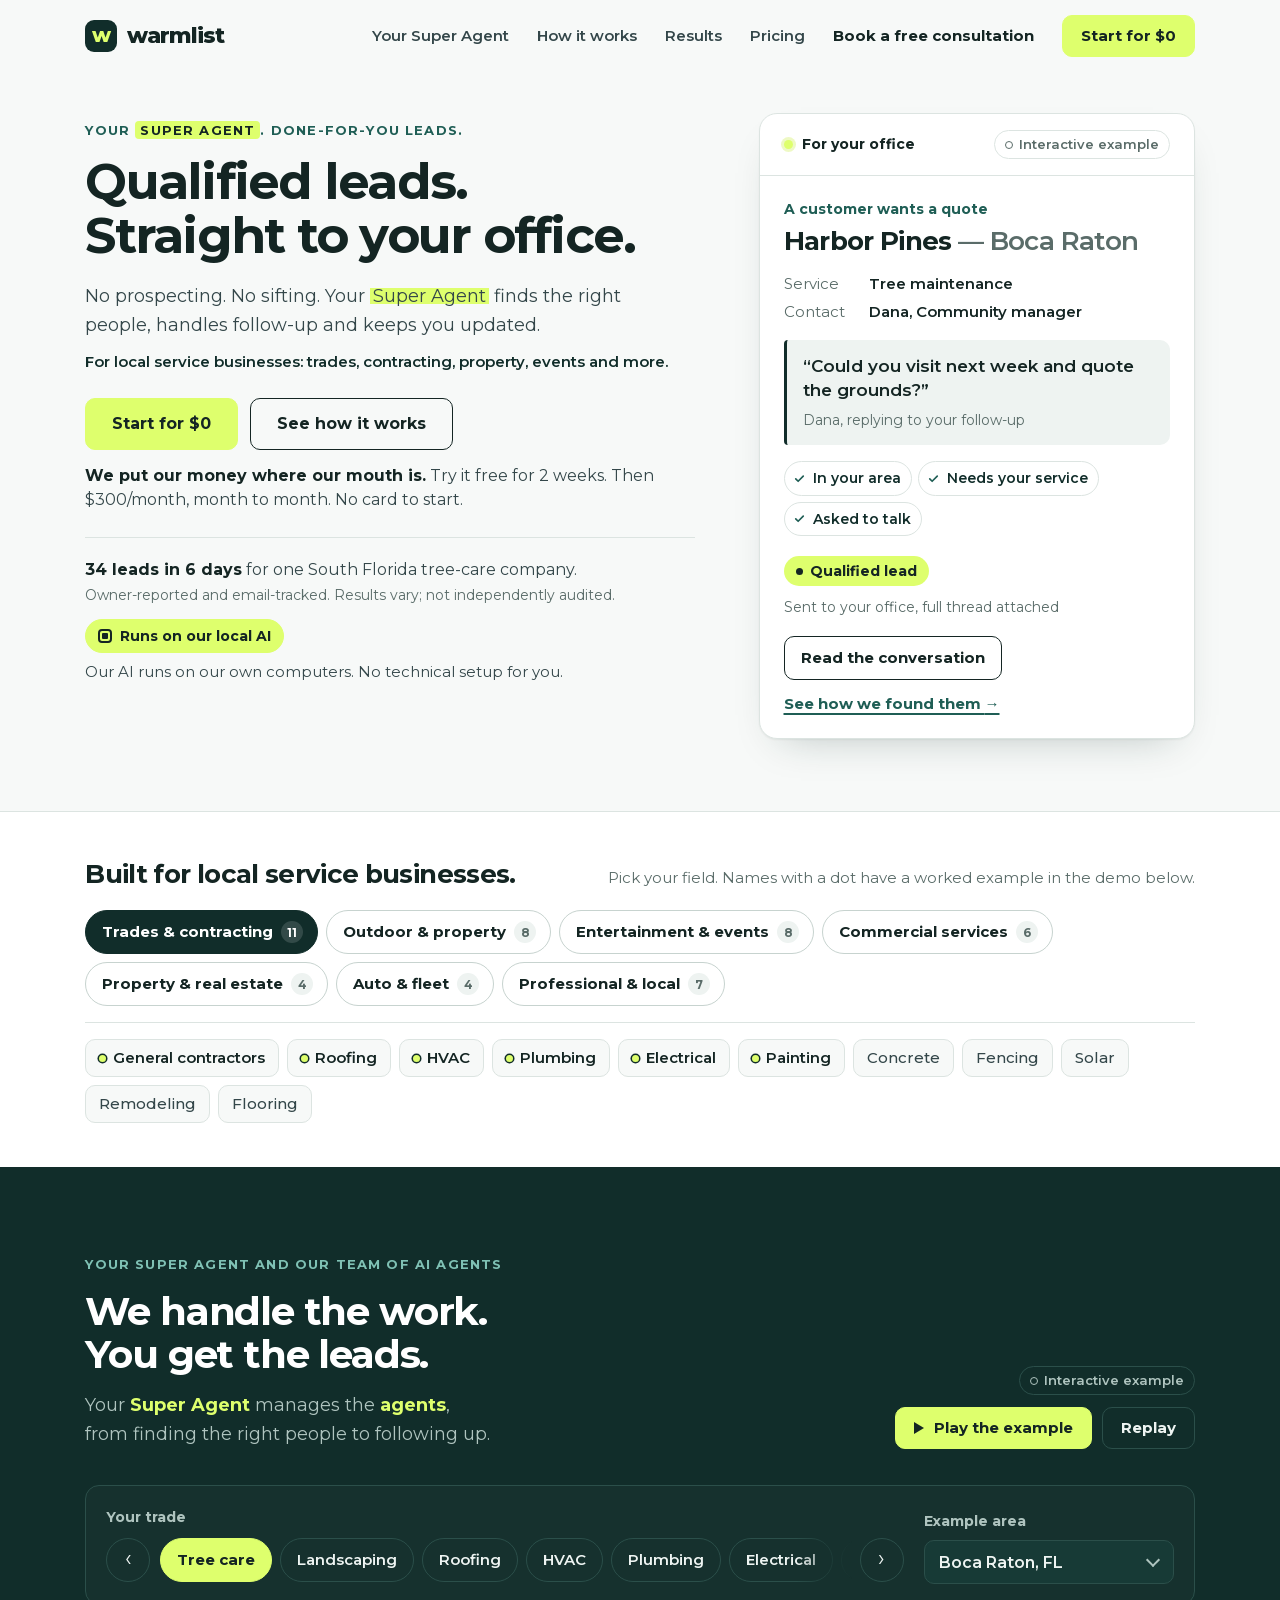
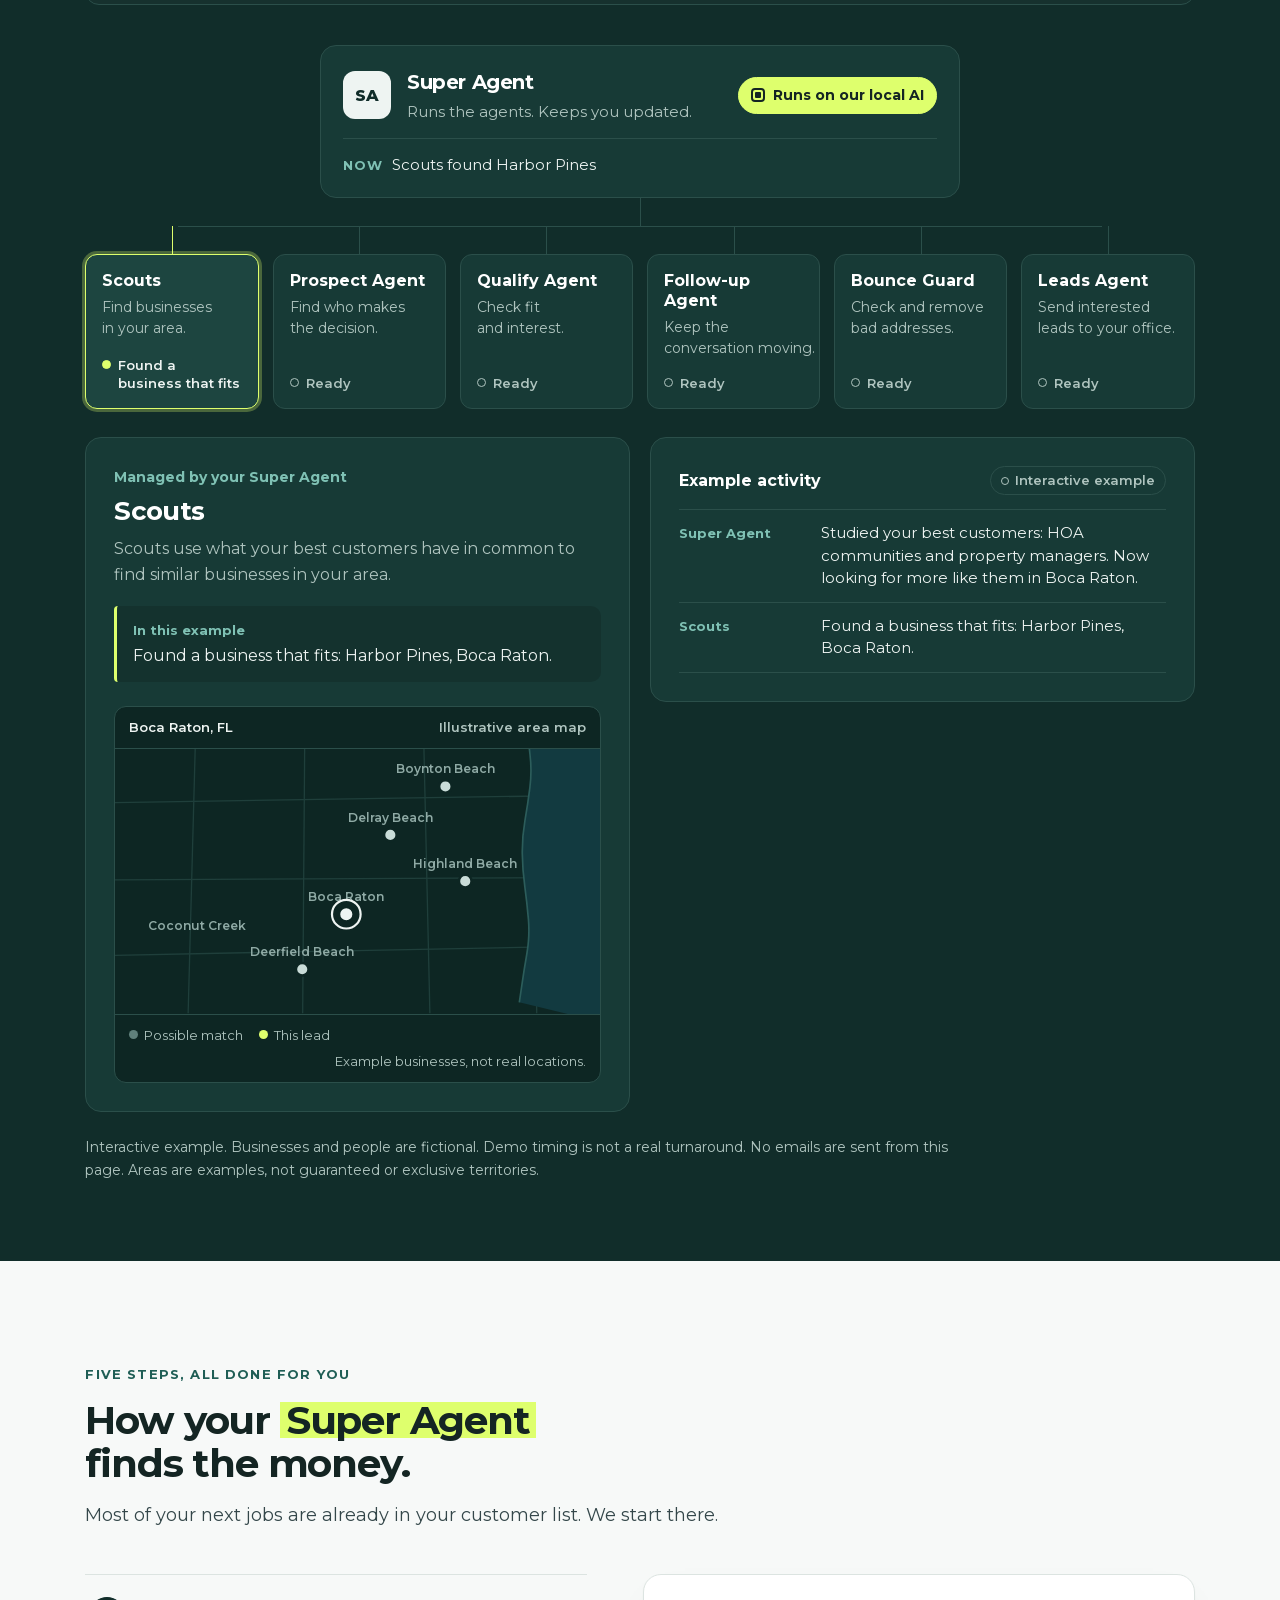
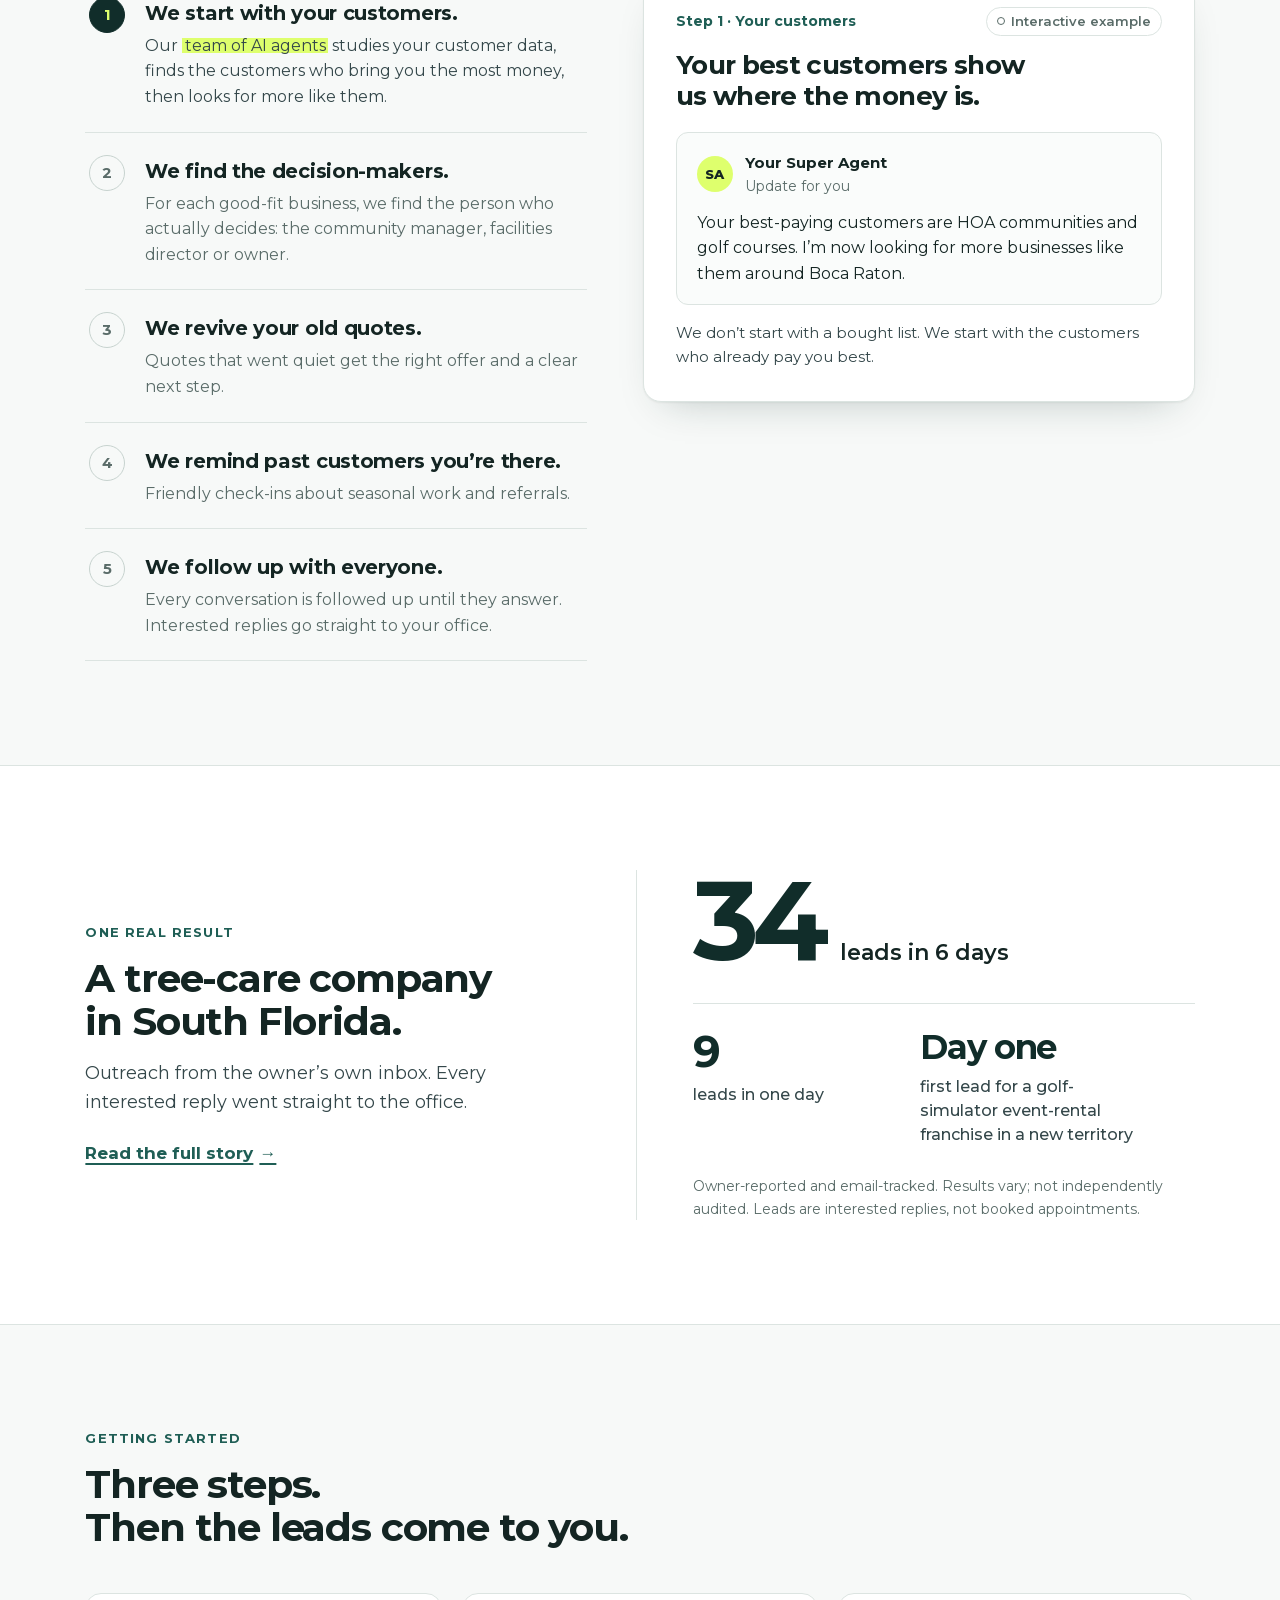
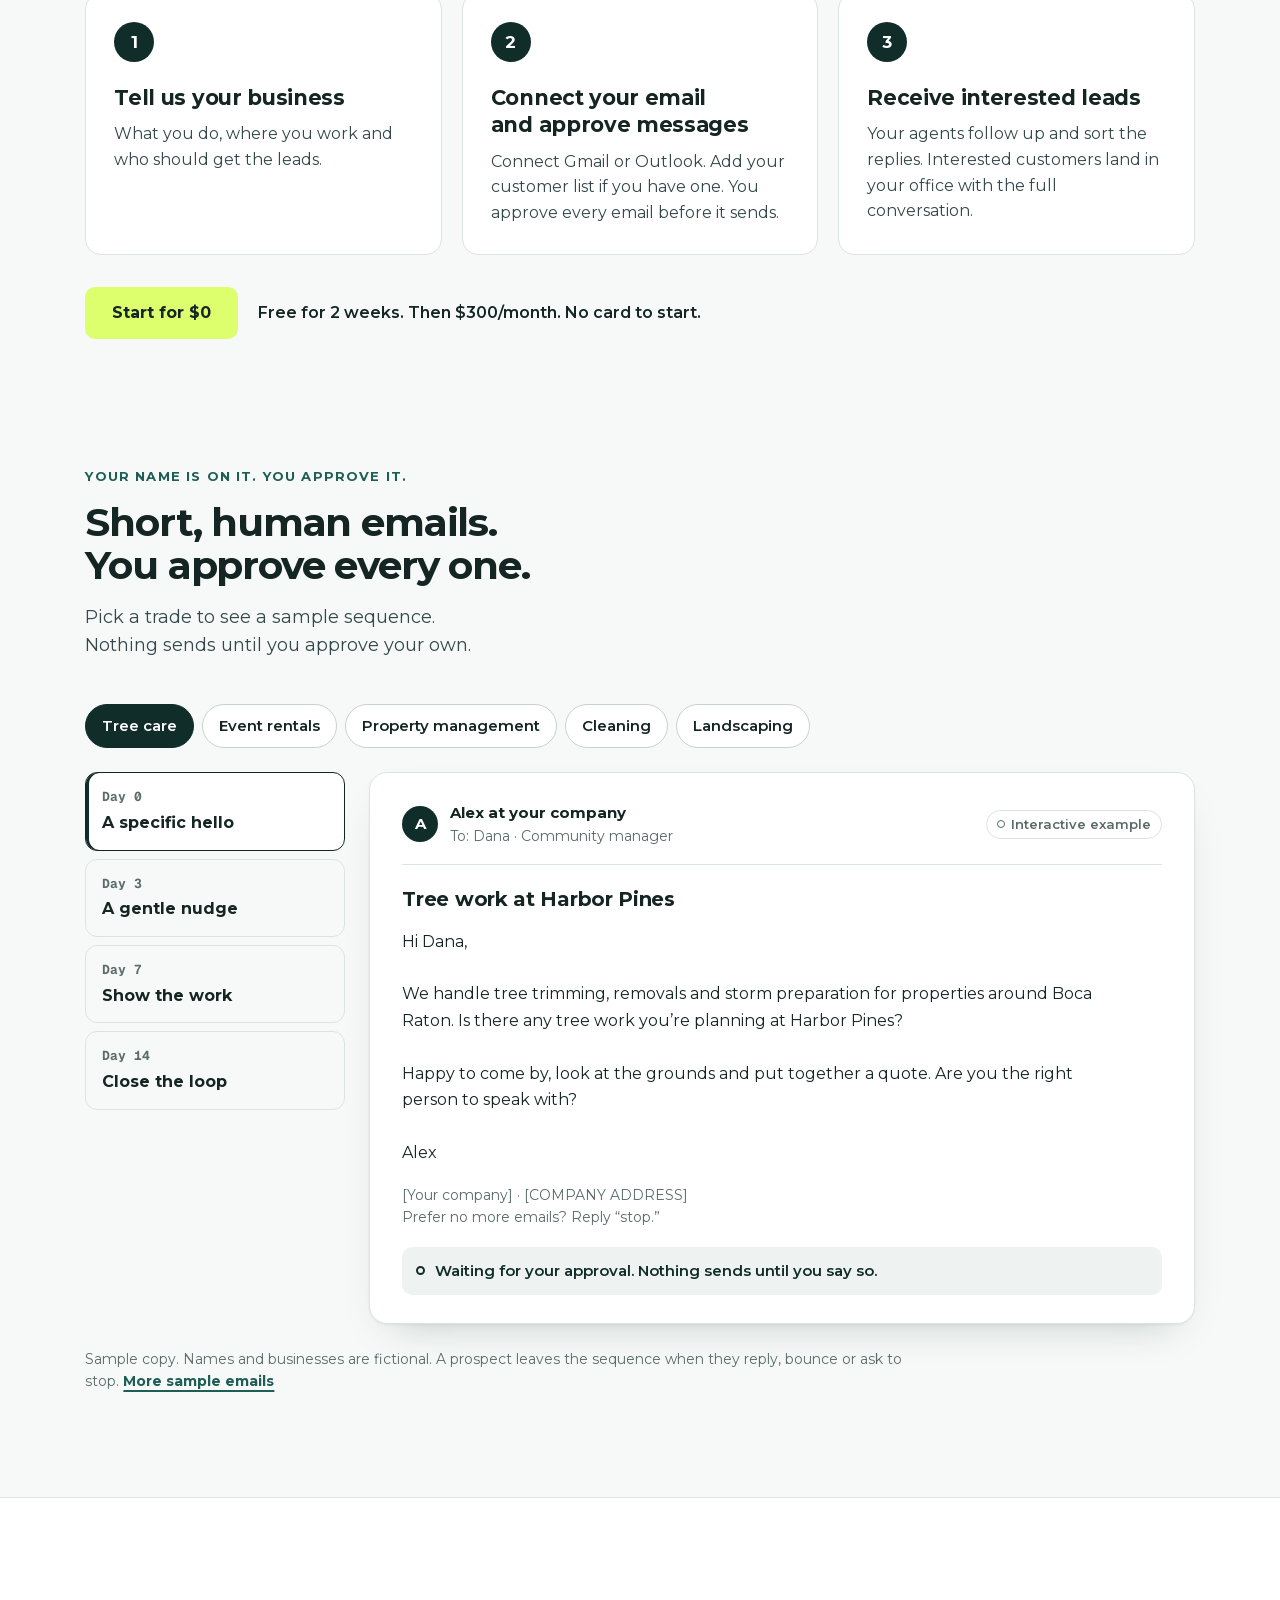
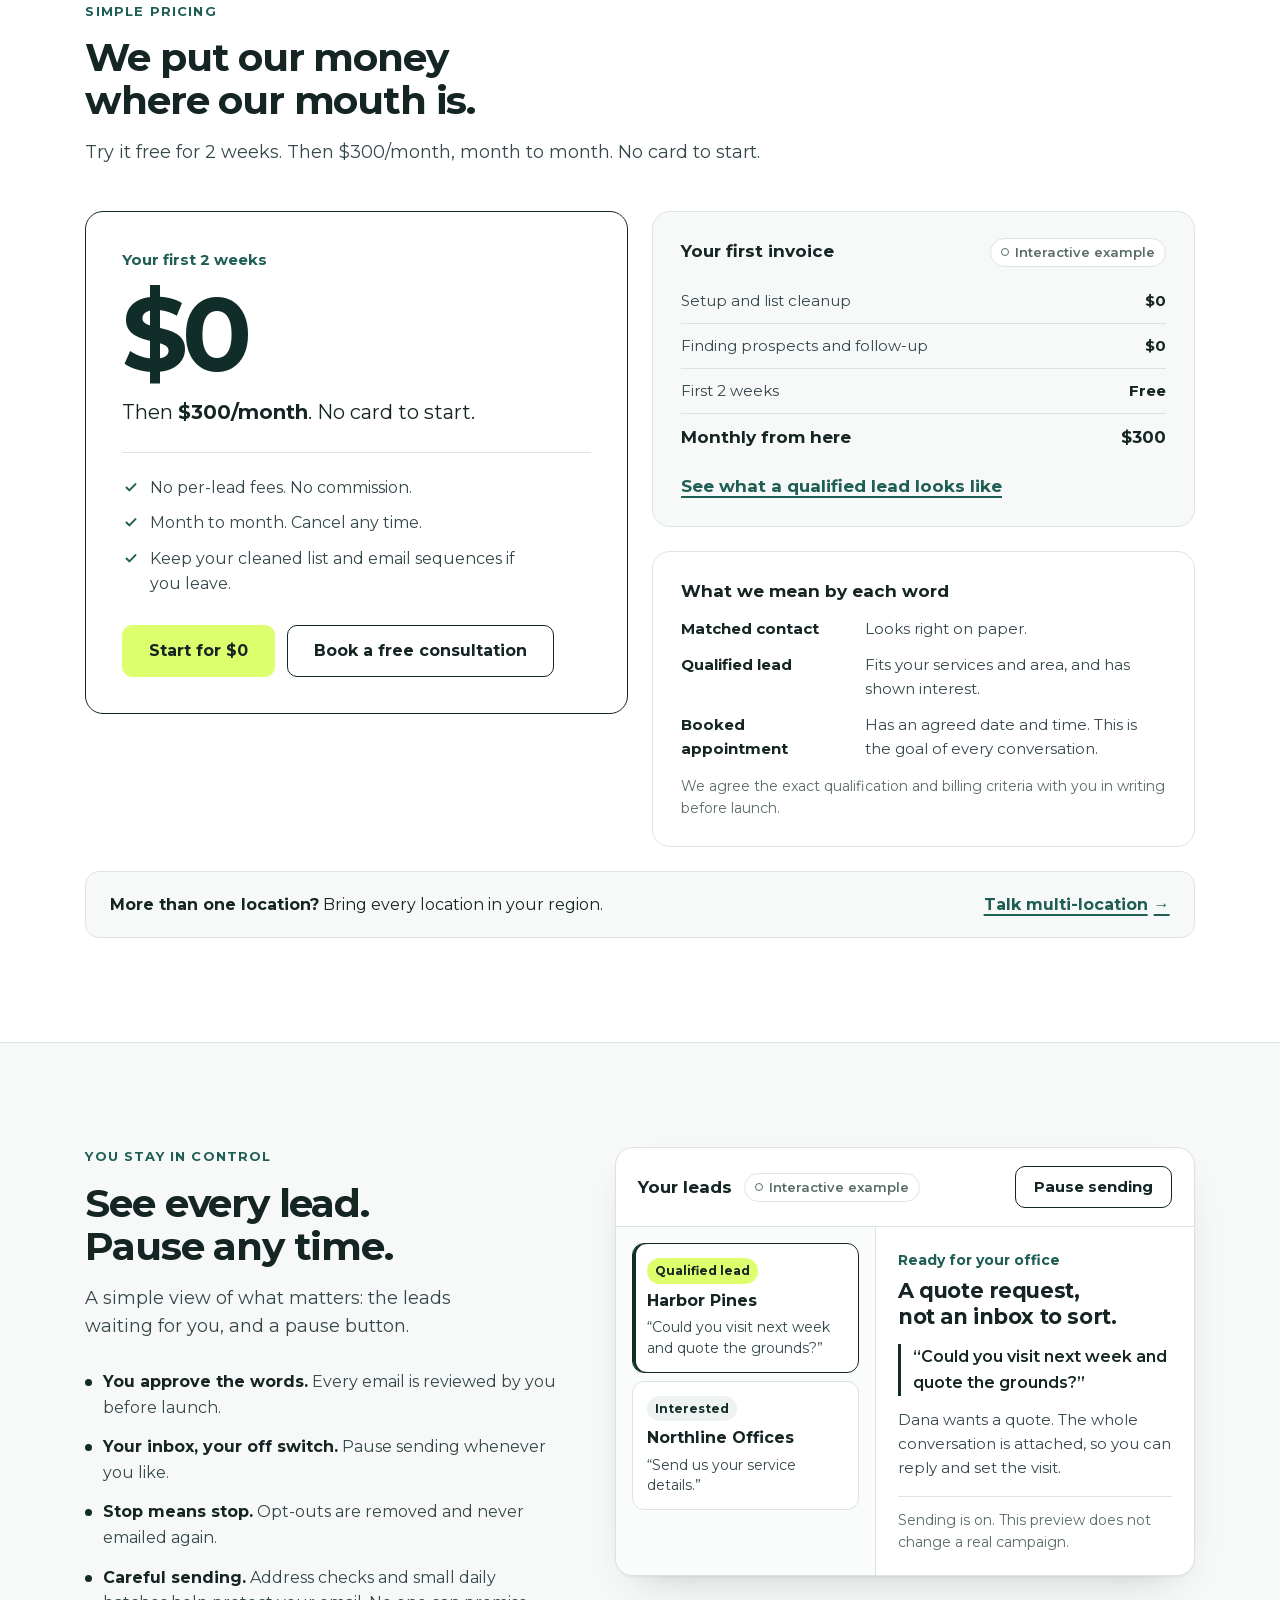
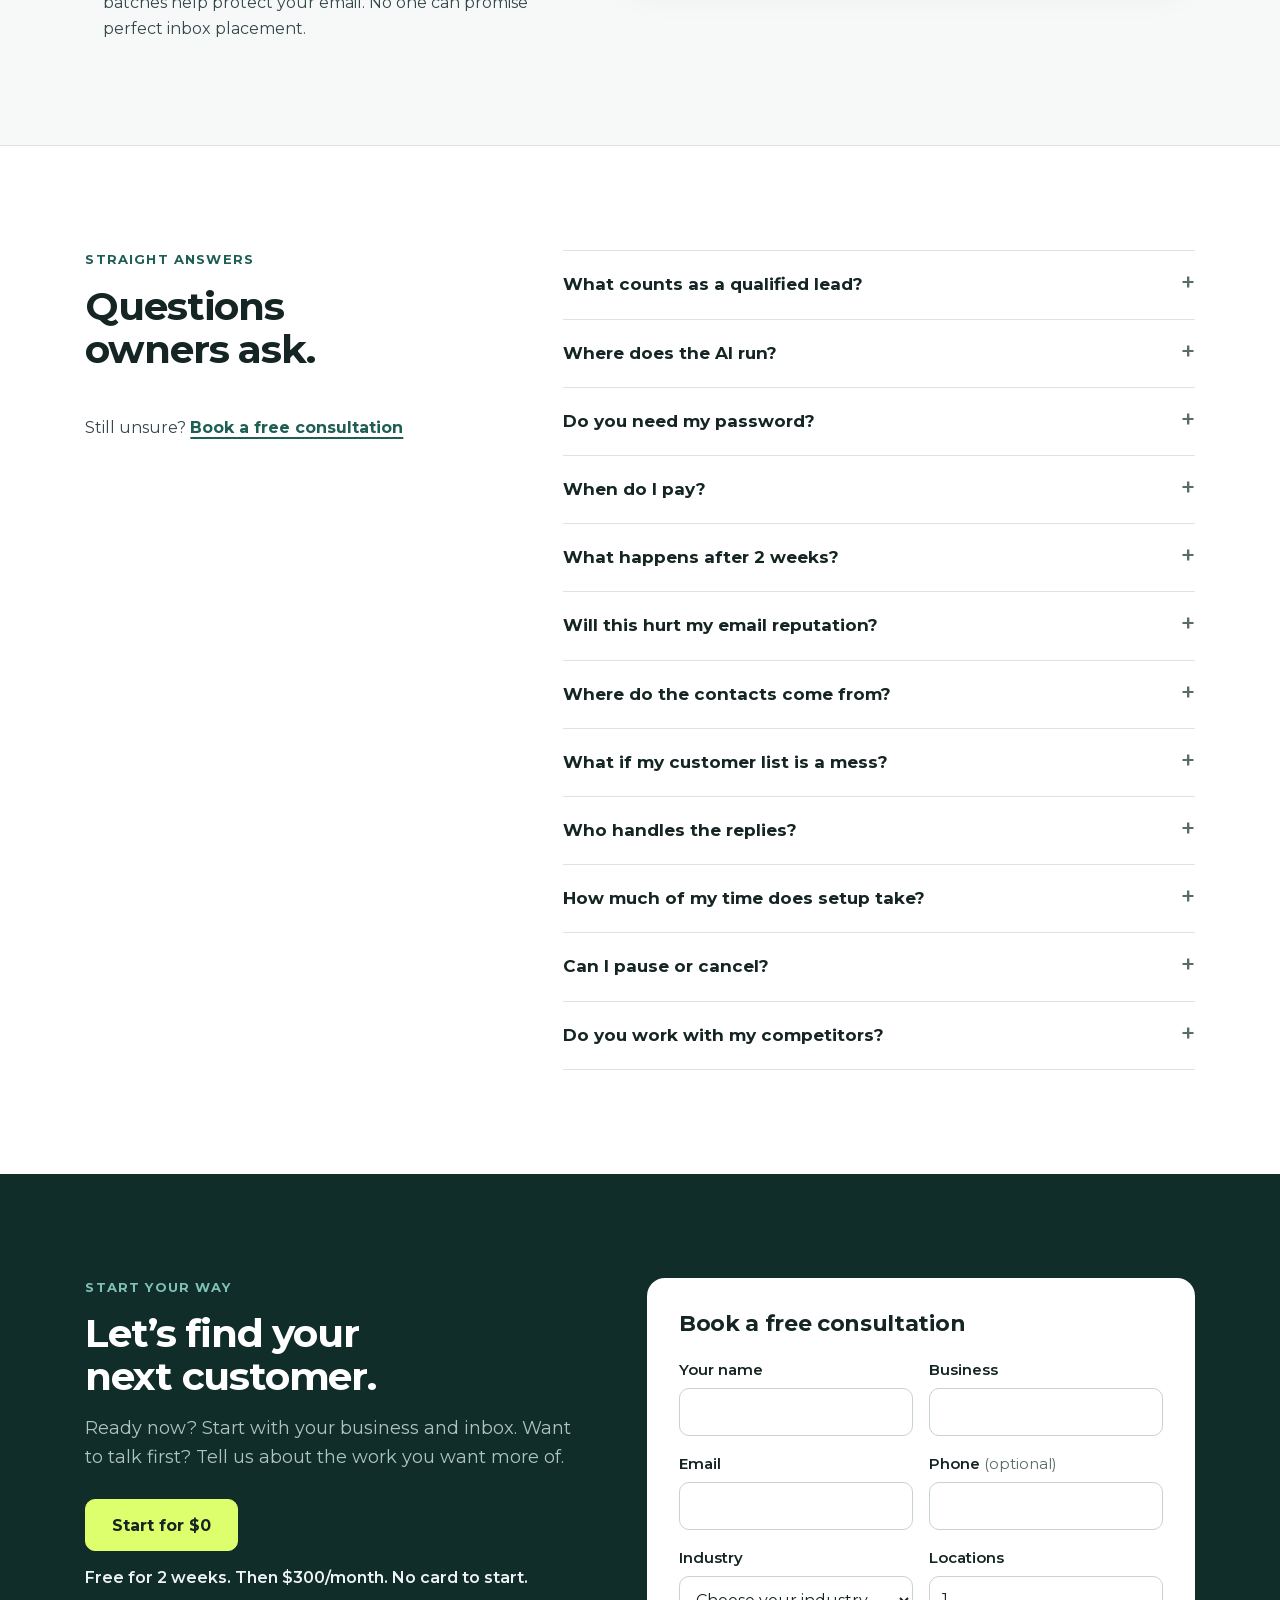
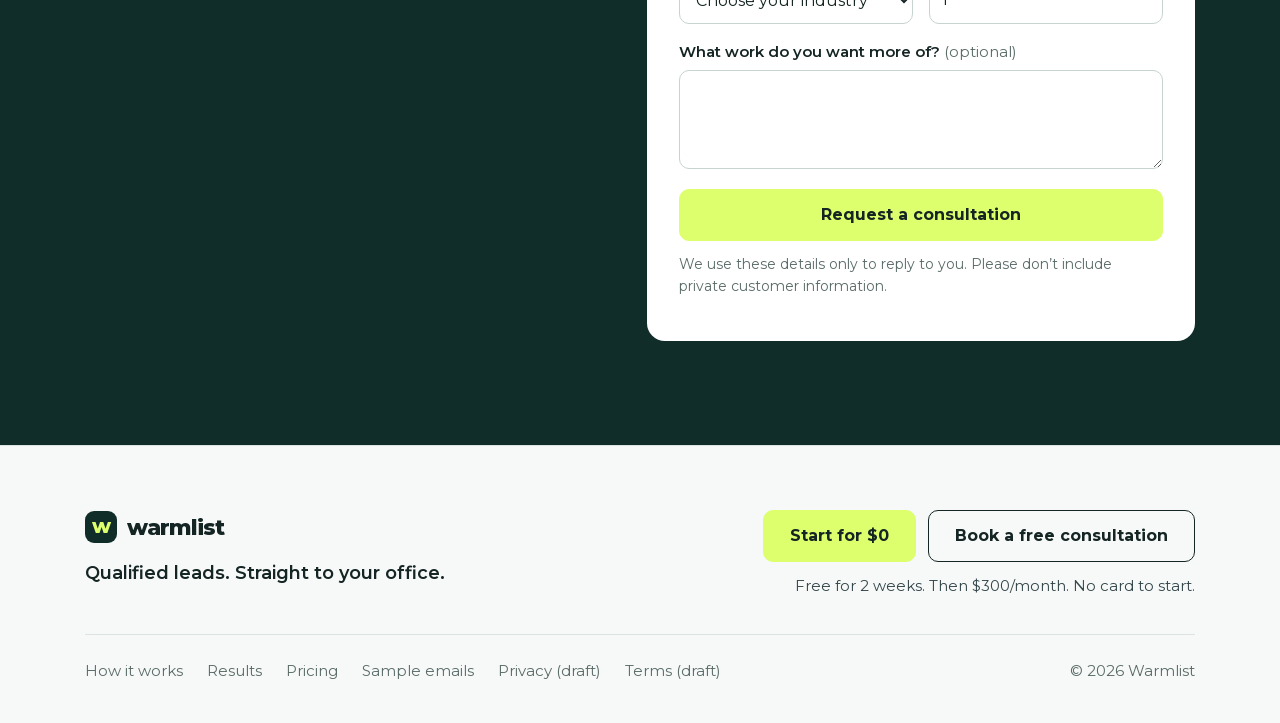
<file: index.html>
<!doctype html><html lang="en"><head><meta charset="utf-8"><meta name="viewport" content="width=device-width,initial-scale=1"><title>Warmlist · Qualified leads. Straight to your office.</title><meta name="description" content="Your Super Agent finds the right people, follows up and sends interested customers to your office. Free for 2 weeks. Then $300/month. No card to start."><link rel="canonical" href="https://warmleads.ai/"><meta property="og:type" content="website"><meta property="og:site_name" content="Warmlist"><meta property="og:title" content="Warmlist · Qualified leads. Straight to your office."><meta property="og:description" content="Your Super Agent finds the right people, follows up and sends interested customers to your office. Free for 2 weeks. Then $300/month. No card to start."><meta property="og:url" content="https://warmleads.ai/"><meta property="og:image" content="https://warmleads.ai/og.png"><meta property="og:image:width" content="1200"><meta property="og:image:height" content="630"><meta property="og:image:alt" content="Warmlist: Qualified leads. Straight to your office. Free for 2 weeks. Then $300/month. No card to start."><meta name="twitter:card" content="summary_large_image"><meta name="twitter:title" content="Warmlist · Qualified leads. Straight to your office."><meta name="twitter:description" content="Your Super Agent finds the right people, follows up and sends interested customers to your office. Free for 2 weeks. Then $300/month. No card to start."><meta name="twitter:image" content="https://warmleads.ai/og.png"><meta name="theme-color" content="#112d2a"><link rel="icon" href="favicon.svg" type="image/svg+xml"><link rel="apple-touch-icon" href="apple-touch-icon.png"><link rel="preload" href="assets/montserrat-latin.woff2" as="font" type="font/woff2" crossorigin><link rel="preload" href="assets/geist-mono.woff2" as="font" type="font/woff2" crossorigin><link rel="stylesheet" href="styles.css"><script src="config.js" defer></script><script src="site-data.js" defer></script><script src="app.js" defer></script><script type="application/ld+json">{"@context":"https://schema.org","@graph":[{"@type":"Organization","@id":"https://warmleads.ai/#org","name":"Warmlist","url":"https://warmleads.ai/","logo":"https://warmleads.ai/apple-touch-icon.png","description":"Done-for-you qualified leads for local service businesses. Your Super Agent finds the right people, handles follow-up and sends interested customers to your office."},{"@type":"WebSite","@id":"https://warmleads.ai/#site","name":"Warmlist","url":"https://warmleads.ai/","publisher":{"@id":"https://warmleads.ai/#org"}},{"@type":"FAQPage","mainEntity":[{"@type":"Question","name":"What counts as a qualified lead?","acceptedAnswer":{"@type":"Answer","text":"A matched contact looks right on paper. A qualified lead fits your services and area and has shown interest. A booked appointment has an agreed date and time. We agree the exact qualification and billing criteria with you before launch."}},{"@type":"Question","name":"Where does the AI run?","acceptedAnswer":{"@type":"Answer","text":"Runs on our local AI: our AI runs on our own computers. No technical setup for you. Your approved emails still travel through your own email provider."}},{"@type":"Question","name":"Do you need my password?","acceptedAnswer":{"@type":"Answer","text":"No. Never send us your email password. The signup flow is designed for Google or Microsoft authorization. You control the connection and can disconnect it. Company Microsoft 365 accounts may need an administrator’s approval."}},{"@type":"Question","name":"When do I pay?","acceptedAnswer":{"@type":"Answer","text":"No card to start. Your first 2 weeks are free: setup, prospecting, writing and follow-ups. After that, the service is $300/month flat, month to month. Cancel before the 2 weeks are up and you pay nothing. There are no per-lead fees or commissions."}},{"@type":"Question","name":"What happens after 2 weeks?","acceptedAnswer":{"@type":"Answer","text":"If you want to keep going, add a card and it’s $300/month, month to month. If not, you pay nothing. Either way, we agree up front what counts as a qualified lead for your business."}},{"@type":"Question","name":"Will this hurt my email reputation?","acceptedAnswer":{"@type":"Answer","text":"We use published contacts, address checks, measured daily batches and bounce monitoring to reduce risk. Bad addresses are suppressed and sending pauses if bounces climb. No outreach service can guarantee inbox placement or zero reputation risk."}},{"@type":"Question","name":"Where do the contacts come from?","acceptedAnswer":{"@type":"Answer","text":"Public business sources. Scouts look for businesses in your service area, the Prospect Agent finds who makes the decision, and Bounce Guard checks the published address. We do not guess email addresses."}},{"@type":"Question","name":"What if my customer list is a mess?","acceptedAnswer":{"@type":"Answer","text":"Bring it. A CSV export from your CRM, email tool or accounting system is a starting point. Include past customers, leads that never signed and your do-not-contact list. The agents also find new prospects."}},{"@type":"Question","name":"Who handles the replies?","acceptedAnswer":{"@type":"Answer","text":"Your agents handle routine replies, out-of-office messages, redirects and opt-outs. Real interest goes to the person you choose, with the full email thread. Your office takes the conversation from there and wins the work."}},{"@type":"Question","name":"How much of my time does setup take?","acceptedAnswer":{"@type":"Answer","text":"Not much. Tell us about your business, connect your email and approve the messages. We do the rest. Mailbox authorization, list readiness and any IT review can affect timing, so this is not a promise of instant launch."}},{"@type":"Question","name":"Can I pause or cancel?","acceptedAnswer":{"@type":"Answer","text":"Yes. You can pause sending, and the service is month to month. If you leave, you keep your cleaned list, scored prospects and email sequences."}},{"@type":"Question","name":"Do you work with my competitors?","acceptedAnswer":{"@type":"Answer","text":"Ask us about your trade and territory before starting. We’ll explain the applicable arrangement. Don’t assume territory exclusivity unless it is agreed in writing."}}]}]}</script></head><body class="home"><a class="skip" href="#main">Skip to content</a><header class="site-header"><div class="shell header-inner"><a class="brand" href="index.html" aria-label="Warmlist home"><span class="brand-mark" aria-hidden="true">w</span>warmlist</a><button type="button" class="menu-button" aria-expanded="false" aria-controls="main-nav"><span class="menu-bars" aria-hidden="true"></span>Menu</button><nav id="main-nav" aria-label="Main navigation"><a href="index.html#agents" class="nav-agent">Your Super Agent</a><a href="how-it-works.html">How it works</a><a href="results.html">Results</a><a href="pricing.html">Pricing</a><a class="nav-consult" href="index.html#consult">Book a free consultation</a><a class="button primary small" data-start href="https://app.warmleads.ai/start">Start for $0</a></nav></div></header><main id="main"><section class="hero" aria-labelledby="hero-title"><div class="shell hero-grid">
<div class="hero-copy">
<p class="eyebrow">YOUR <mark class="hl">SUPER AGENT</mark>. DONE-FOR-YOU LEADS.</p>
<h1 id="hero-title"><span class="ln">Qualified leads. </span><span class="ln">Straight to <br class="m-br">your office.</span></h1>
<p class="hero-sub">No prospecting. No sifting. Your <mark class="hl">Super Agent</mark> finds the right people, handles follow-up and keeps you&nbsp;updated.</p>
<p class="hero-for">For local service businesses: trades, contracting, property, events and more.</p>
<div class="hero-actions"><a class="button primary " data-start href="https://app.warmleads.ai/start">Start for $0</a><a class="button secondary" href="index.html#agents" data-see-how>See how it works</a></div>
<p class="hero-offer"><strong>We put our money where our mouth is.</strong> Try it free for 2 weeks. Then $300/month, month to month. No card to start.</p>
<div class="hero-foot">
<p class="hero-proof"><strong>34 leads in 6 days</strong> for one South Florida tree-care company. <span>Owner-reported and email-tracked. Results vary; not independently audited.</span></p>
<p class="local-line"><span class="local-badge"><i aria-hidden="true"></i>Runs on our local AI</span><span>Our AI runs on our own computers. No technical setup for you.</span></p>
</div>
</div>
<aside class="lead-card" id="hero-lead" aria-label="Interactive example: a qualified lead delivered to your office">
<div class="lead-top"><span class="lead-for"><i aria-hidden="true"></i>For your office</span><span class="tag-example">Interactive example</span></div>
<div class="lead-body">
<p class="lead-kicker">A customer wants a quote</p>
<p class="lead-org">Harbor Pines <span>— Boca Raton</span></p>
<dl class="lead-facts"><div><dt>Service</dt><dd>Tree maintenance</dd></div><div><dt>Contact</dt><dd>Dana, Community manager</dd></div></dl>
<blockquote class="lead-quote"><p>“Could you visit next week and quote the grounds?”</p><cite>Dana, replying to your follow-up</cite></blockquote>
<ul class="lead-checks" aria-label="Why this lead fits"><li><svg class="ic" viewBox="0 0 20 20" aria-hidden="true"><path d="M5 10.5l3.2 3.2L15 6.8" fill="none" stroke="currentColor" stroke-width="2.2" stroke-linecap="round" stroke-linejoin="round"/></svg>In your area</li><li><svg class="ic" viewBox="0 0 20 20" aria-hidden="true"><path d="M5 10.5l3.2 3.2L15 6.8" fill="none" stroke="currentColor" stroke-width="2.2" stroke-linecap="round" stroke-linejoin="round"/></svg>Needs your service</li><li><svg class="ic" viewBox="0 0 20 20" aria-hidden="true"><path d="M5 10.5l3.2 3.2L15 6.8" fill="none" stroke="currentColor" stroke-width="2.2" stroke-linecap="round" stroke-linejoin="round"/></svg>Asked to talk</li></ul>
</div>
<div class="lead-status"><span class="q-badge">Qualified lead</span><span class="lead-sent">Sent to your office, full thread attached</span></div>
<div class="lead-actions"><button type="button" class="lead-toggle" id="lead-toggle" aria-expanded="false" aria-controls="lead-thread">Read the conversation</button><a class="lead-found" href="#agents" data-found>See how we found them <span aria-hidden="true">→</span></a></div>
<ol class="thread" id="lead-thread" hidden aria-label="Example conversation with Harbor Pines">
<li class="msg out"><p class="msg-meta"><b>You</b> to Dana · first email</p><p>Hi Dana, we handle tree trimming, removals and storm preparation for properties around Boca Raton. Is any tree work planned at Harbor Pines this season? Happy to come by and quote it.</p></li>
<li class="msg out"><p class="msg-meta"><b>You</b> to Dana · follow-up</p><p>Hi Dana, just checking whether tree work is on your list. If someone else handles the grounds, could you point me in the right direction?</p></li>
<li class="msg in"><p class="msg-meta"><b>Dana</b> · Community manager</p><p>Good timing. Could you visit next week and quote the grounds? Tuesday or Wednesday morning works.</p></li>
<li class="msg note"><p><b>Sent to your office.</b> The follow-ups stop. You reply and set the visit. Your approved emails went out from your own inbox.</p></li>
</ol>
</aside>
</div></section><section class="industries" id="industries" aria-labelledby="ind-title"><div class="shell"><div class="ind-head"><h2 id="ind-title">Built for local service businesses.</h2><p>Pick your field. Names with a dot have a worked example in the demo below.</p></div>
<div class="ind-groups" role="group" aria-label="Industry groups"><button type="button" class="ind-group active" data-ind-group="0" aria-expanded="true" aria-controls="ind-panel-0">Trades & contracting<span class="ind-count">11</span></button><button type="button" class="ind-group" data-ind-group="1" aria-expanded="false" aria-controls="ind-panel-1">Outdoor & property<span class="ind-count">8</span></button><button type="button" class="ind-group" data-ind-group="2" aria-expanded="false" aria-controls="ind-panel-2">Entertainment & events<span class="ind-count">8</span></button><button type="button" class="ind-group" data-ind-group="3" aria-expanded="false" aria-controls="ind-panel-3">Commercial services<span class="ind-count">6</span></button><button type="button" class="ind-group" data-ind-group="4" aria-expanded="false" aria-controls="ind-panel-4">Property & real estate<span class="ind-count">4</span></button><button type="button" class="ind-group" data-ind-group="5" aria-expanded="false" aria-controls="ind-panel-5">Auto & fleet<span class="ind-count">4</span></button><button type="button" class="ind-group" data-ind-group="6" aria-expanded="false" aria-controls="ind-panel-6">Professional & local<span class="ind-count">7</span></button></div>
<ul class="ind-panel" id="ind-panel-0" aria-label="Trades & contracting"><li><button type="button" class="ind-name has-example" data-pick-trade="gc">General contractors<span class="sr-only"> (see an example)</span></button></li><li><button type="button" class="ind-name has-example" data-pick-trade="roofing">Roofing<span class="sr-only"> (see an example)</span></button></li><li><button type="button" class="ind-name has-example" data-pick-trade="hvac">HVAC<span class="sr-only"> (see an example)</span></button></li><li><button type="button" class="ind-name has-example" data-pick-trade="plumb">Plumbing<span class="sr-only"> (see an example)</span></button></li><li><button type="button" class="ind-name has-example" data-pick-trade="elec">Electrical<span class="sr-only"> (see an example)</span></button></li><li><button type="button" class="ind-name has-example" data-pick-trade="paint">Painting<span class="sr-only"> (see an example)</span></button></li><li><span class="ind-name">Concrete</span></li><li><span class="ind-name">Fencing</span></li><li><span class="ind-name">Solar</span></li><li><span class="ind-name">Remodeling</span></li><li><span class="ind-name">Flooring</span></li></ul><ul class="ind-panel" id="ind-panel-1" aria-label="Outdoor & property" hidden><li><button type="button" class="ind-name has-example" data-pick-trade="tree">Tree care<span class="sr-only"> (see an example)</span></button></li><li><button type="button" class="ind-name has-example" data-pick-trade="landscape">Landscaping<span class="sr-only"> (see an example)</span></button></li><li><span class="ind-name">Lawn care</span></li><li><button type="button" class="ind-name has-example" data-pick-trade="pool">Pool service<span class="sr-only"> (see an example)</span></button></li><li><button type="button" class="ind-name has-example" data-pick-trade="pest">Pest control<span class="sr-only"> (see an example)</span></button></li><li><span class="ind-name">Irrigation</span></li><li><button type="button" class="ind-name has-example" data-pick-trade="wash">Pressure washing<span class="sr-only"> (see an example)</span></button></li><li><span class="ind-name">Snow removal</span></li></ul><ul class="ind-panel" id="ind-panel-2" aria-label="Entertainment & events" hidden><li><button type="button" class="ind-name has-example" data-pick-trade="events">Event rentals<span class="sr-only"> (see an example)</span></button></li><li><button type="button" class="ind-name has-example" data-pick-trade="party">Golf simulators<span class="sr-only"> (see an example)</span></button></li><li><button type="button" class="ind-name has-example" data-pick-trade="party">Party rentals<span class="sr-only"> (see an example)</span></button></li><li><span class="ind-name">DJs</span></li><li><span class="ind-name">Photo booths</span></li><li><button type="button" class="ind-name has-example" data-pick-trade="cater">Catering<span class="sr-only"> (see an example)</span></button></li><li><span class="ind-name">Venues</span></li><li><span class="ind-name">Mobile bars</span></li></ul><ul class="ind-panel" id="ind-panel-3" aria-label="Commercial services" hidden><li><button type="button" class="ind-name has-example" data-pick-trade="cleaning">Commercial cleaning<span class="sr-only"> (see an example)</span></button></li><li><button type="button" class="ind-name has-example" data-pick-trade="cleaning">Janitorial<span class="sr-only"> (see an example)</span></button></li><li><span class="ind-name">Security</span></li><li><span class="ind-name">Waste hauling</span></li><li><button type="button" class="ind-name has-example" data-pick-trade="moving">Moving<span class="sr-only"> (see an example)</span></button></li><li><span class="ind-name">Junk removal</span></li></ul><ul class="ind-panel" id="ind-panel-4" aria-label="Property & real estate" hidden><li><button type="button" class="ind-name has-example" data-pick-trade="pm">Property management<span class="sr-only"> (see an example)</span></button></li><li><button type="button" class="ind-name has-example" data-pick-trade="pm">HOA services<span class="sr-only"> (see an example)</span></button></li><li><span class="ind-name">Restoration</span></li><li><span class="ind-name">Home inspection</span></li></ul><ul class="ind-panel" id="ind-panel-5" aria-label="Auto & fleet" hidden><li><button type="button" class="ind-name has-example" data-pick-trade="auto">Auto detailing<span class="sr-only"> (see an example)</span></button></li><li><span class="ind-name">Mobile mechanics</span></li><li><span class="ind-name">Towing</span></li><li><span class="ind-name">Fleet washing</span></li></ul><ul class="ind-panel" id="ind-panel-6" aria-label="Professional & local" hidden><li><button type="button" class="ind-name has-example" data-pick-trade="medspa">Med spas<span class="sr-only"> (see an example)</span></button></li><li><span class="ind-name">Dental</span></li><li><span class="ind-name">Chiropractic</span></li><li><span class="ind-name">Fitness studios</span></li><li><span class="ind-name">Accounting</span></li><li><span class="ind-name">Insurance agencies</span></li><li><span class="ind-name">Marketing agencies</span></li></ul>
</div></section><section class="bench" id="agents" aria-labelledby="bench-title"><div class="shell">
<div class="bench-head"><div><p class="eyebrow on-dark">YOUR SUPER AGENT AND OUR TEAM OF AI AGENTS</p><h2 id="bench-title"><span class="ln">We handle the work. </span><span class="ln">You get the leads.</span></h2><p class="section-line">Your <mark class="hl-dark">Super Agent</mark> manages the <mark class="hl-dark">agents</mark>, from finding the right people to following up.</p></div>
<div class="bench-play"><span class="tag-example on-dark">Interactive example</span><div class="play-row"><button type="button" class="button primary small" id="bench-play" aria-pressed="false"><span class="play-ic" aria-hidden="true"></span><span class="play-txt">Play the example</span></button><button type="button" class="button ghost small" id="bench-replay" hidden>Replay</button></div></div></div>
<div class="bench-controls">
<div class="ctl ctl-trade"><span class="ctl-label" id="trade-label">Your trade</span><span class="sr-only" id="trade-hint">Use the left and right arrow keys to change trade.</span><div class="trade-row"><button type="button" class="trade-nav" data-trade-prev aria-label="Previous trade"><span aria-hidden="true">‹</span></button><div class="trade-strip" role="group" aria-labelledby="trade-label"><button type="button" class="trade active" data-trade="0" aria-pressed="true">Tree care</button><button type="button" class="trade" data-trade="1" aria-pressed="false">Landscaping</button><button type="button" class="trade" data-trade="2" aria-pressed="false">Roofing</button><button type="button" class="trade" data-trade="3" aria-pressed="false">HVAC</button><button type="button" class="trade" data-trade="4" aria-pressed="false">Plumbing</button><button type="button" class="trade" data-trade="5" aria-pressed="false">Electrical</button><button type="button" class="trade" data-trade="6" aria-pressed="false">General contracting</button><button type="button" class="trade" data-trade="7" aria-pressed="false">Painting</button><button type="button" class="trade" data-trade="8" aria-pressed="false">Pest control</button><button type="button" class="trade" data-trade="9" aria-pressed="false">Pool services</button><button type="button" class="trade" data-trade="10" aria-pressed="false">Pressure washing</button><button type="button" class="trade" data-trade="11" aria-pressed="false">Cleaning</button><button type="button" class="trade" data-trade="12" aria-pressed="false">Property management</button><button type="button" class="trade" data-trade="13" aria-pressed="false">Moving</button><button type="button" class="trade" data-trade="14" aria-pressed="false">Event rentals</button><button type="button" class="trade" data-trade="15" aria-pressed="false">Party & event entertainment</button><button type="button" class="trade" data-trade="16" aria-pressed="false">Catering</button><button type="button" class="trade" data-trade="17" aria-pressed="false">Auto detailing</button><button type="button" class="trade" data-trade="18" aria-pressed="false">Med spa</button></div><button type="button" class="trade-nav" data-trade-next aria-label="Next trade"><span aria-hidden="true">›</span></button></div></div>
<div class="ctl ctl-area"><label class="ctl-label" for="bench-area">Example area</label><div class="select-wrap"><select id="bench-area"><option value="0">Boca Raton, FL</option><option value="1">Tampa Bay, FL</option><option value="2">Jacksonville, FL</option><option value="3">Sarasota, FL</option><option value="4">Long Island, NY</option></select></div></div>
</div>
<div class="hub" id="hub">
<button type="button" class="sa-card active" data-card="-1" aria-pressed="true"><span class="sa-mark" aria-hidden="true">SA</span><span class="sa-text"><span class="sa-name">Super Agent</span><span class="sa-cap">Runs the agents. Keeps you updated.</span></span><span class="sa-now"><span class="sa-now-label">Now</span><span id="sa-now">Finding tree-work leads in Boca Raton</span></span><span class="local-badge on-dark"><i aria-hidden="true"></i>Runs on our local AI</span></button>
<ol class="agent-cards" aria-label="The agents your Super Agent manages"><li><button type="button" class="agent-card" data-card="0" aria-pressed="false"><span class="ac-name">Scouts</span><span class="ac-cap">Find businesses in your area.</span><span class="ac-status" id="ac-status-0">Ready</span></button></li><li><button type="button" class="agent-card" data-card="1" aria-pressed="false"><span class="ac-name">Prospect Agent</span><span class="ac-cap">Find who makes the decision.</span><span class="ac-status" id="ac-status-1">Ready</span></button></li><li><button type="button" class="agent-card" data-card="2" aria-pressed="false"><span class="ac-name">Qualify Agent</span><span class="ac-cap">Check fit and interest.</span><span class="ac-status" id="ac-status-2">Ready</span></button></li><li><button type="button" class="agent-card" data-card="3" aria-pressed="false"><span class="ac-name">Follow-up Agent</span><span class="ac-cap">Keep the conversation moving.</span><span class="ac-status" id="ac-status-3">Ready</span></button></li><li><button type="button" class="agent-card" data-card="4" aria-pressed="false"><span class="ac-name">Bounce Guard</span><span class="ac-cap">Check and remove bad addresses.</span><span class="ac-status" id="ac-status-4">Ready</span></button></li><li><button type="button" class="agent-card" data-card="5" aria-pressed="false"><span class="ac-name">Leads Agent</span><span class="ac-cap">Send interested leads to your office.</span><span class="ac-status" id="ac-status-5">Ready</span></button></li></ol>
</div>
<div class="bench-grid">
<div class="bench-detail">
<div class="bd-copy" aria-live="polite"><p class="bd-kicker" id="bd-kicker">Selected: the manager</p><h3 id="bd-name">Super Agent</h3><p class="bd-desc" id="bd-desc">You deal with one agent. It gives the others their jobs, checks their work and keeps you updated.</p><div class="bd-now"><span>In this example</span><p id="bd-now">Studying your best customers, then looking for more like them.</p></div></div>
<figure class="bench-map"><div class="map-top"><span id="map-name">Boca Raton, FL</span><span>Illustrative area map</span></div><svg id="bench-map" viewBox="0 0 440 240" role="img" aria-label="Illustrative area map with example businesses"></svg><figcaption><span><i class="pin-key"></i>Possible match</span><span><i class="pin-key lead"></i>This lead</span><span class="map-note">Example businesses, not real locations.</span></figcaption></figure>
</div>
<div class="bench-activity"><div class="act-top"><p>Example activity</p><span class="tag-example on-dark">Interactive example</span></div>
<ol class="act-list" id="act-list" aria-label="Example activity, one lead from start to finish"></ol>
<div class="act-empty" id="act-empty"><p>Press <b>Play the example</b> to follow one lead from start to finish, or pick any agent above.</p></div>
<div class="act-lead" id="act-lead" hidden><div class="al-top"><span class="lead-for"><i aria-hidden="true"></i>New lead → your office</span><span class="q-badge">Qualified lead</span></div><p class="al-org" id="al-org"></p><p class="al-meta" id="al-meta"></p><blockquote id="al-quote"></blockquote></div>
</div>
</div>
<p class="bench-note">Interactive example. Businesses and people are fictional. Demo timing is not a real turnaround. No emails are sent from this page. Areas are examples, not guaranteed or exclusive territories.</p>
</div></section><section class="section" id="flow"><div class="shell"><div class="section-head "><p class="eyebrow">FIVE STEPS, ALL DONE FOR YOU</p><h2><span class="ln">How your <mark class="hl">Super Agent</mark> </span><span class="ln">finds the money.</span></h2><p class="section-line">Most of your next jobs are already in your customer list. We start there.</p></div>
<div class="sources"><ol class="source-options" aria-label="The five steps"><li><button type="button" class="source active" aria-pressed="true" data-list="0"><span class="src-n">1</span><span><strong>We start with your customers.</strong><small>Our <mark class="hl">team of AI agents</mark> studies your customer data, finds the customers who bring you the most money, then looks for more like them.</small></span></button></li><li><button type="button" class="source" aria-pressed="false" data-list="1"><span class="src-n">2</span><span><strong>We find the decision-makers.</strong><small>For each good-fit business, we find the person who actually decides: the community manager, facilities director or owner.</small></span></button></li><li><button type="button" class="source" aria-pressed="false" data-list="2"><span class="src-n">3</span><span><strong>We revive your old quotes.</strong><small>Quotes that went quiet get the right offer and a clear next step.</small></span></button></li><li><button type="button" class="source" aria-pressed="false" data-list="3"><span class="src-n">4</span><span><strong>We remind past customers you’re there.</strong><small>Friendly check-ins about seasonal work and referrals.</small></span></button></li><li><button type="button" class="source" aria-pressed="false" data-list="4"><span class="src-n">5</span><span><strong>We follow up with everyone.</strong><small>Every conversation is followed up until they answer. Interested replies go straight to your office.</small></span></button></li></ol>
<div class="source-example" aria-live="polite"><div class="se-top"><span id="list-label">Step 1 · Your customers</span><span class="tag-example">Interactive example</span></div><p class="se-title" id="list-title">Your best customers show us where the money is.</p><div class="mini-mail"><p class="mm-from"><span class="avatar sa" id="list-avatar" aria-hidden="true">SA</span><span><b id="list-from">Your Super Agent</b><small id="list-to">Update for you</small></span></p><p id="list-message">Your best-paying customers are HOA communities and golf courses. I’m now looking for more businesses like them around Boca Raton.</p></div><p class="se-note" id="list-description">We don’t start with a bought list. We start with the customers who already pay you best.</p></div></div>
</div></section><section class="section results" id="results"><div class="shell results-grid">
<div class="results-copy"><p class="eyebrow">ONE REAL RESULT</p><h2><span class="ln">A tree-care company </span><span class="ln">in South Florida.</span></h2><p class="section-line">Outreach from the owner’s own inbox. Every interested reply went straight to the office.</p><a class="text-link" href="results.html">Read the full story <span aria-hidden="true">→</span></a></div>
<div class="results-figures"><div class="fig-main"><span class="fig-n">34</span><span class="fig-l">leads in 6 days</span></div><div class="fig-row"><div><span class="fig-n sm">9</span><span class="fig-l">leads in one day</span></div><div><span class="fig-n sm fig-word">Day one</span><span class="fig-l">first lead for a golf-simulator event-rental franchise in a new territory</span></div></div><p class="fig-qual">Owner-reported and email-tracked. Results vary; not independently audited. Leads are interested replies, not booked appointments.</p></div>
</div></section><section class="section steps-section" id="how"><div class="shell"><div class="section-head "><p class="eyebrow">GETTING STARTED</p><h2><span class="ln">Three steps. </span><span class="ln">Then the leads come to you.</span></h2></div>
<ol class="steps"><li><span class="step-n">1</span><h3>Tell us your business</h3><p>What you do, where you work and who should get the leads.</p></li><li><span class="step-n">2</span><h3>Connect your email and approve messages</h3><p>Connect Gmail or Outlook. Add your customer list if you have one. You approve every email before it sends.</p></li><li><span class="step-n">3</span><h3>Receive interested leads</h3><p>Your agents follow up and sort the replies. Interested customers land in your office with the full conversation.</p></li></ol>
<div class="steps-cta"><a class="button primary " data-start href="https://app.warmleads.ai/start">Start for $0</a><p>Free for 2 weeks. Then $300/month. No card to start.</p></div>
</div></section><section class="section samples" id="sample"><div class="shell"><div class="section-head "><p class="eyebrow">YOUR NAME IS ON IT. YOU APPROVE IT.</p><h2><span class="ln">Short, human emails. </span><span class="ln">You approve every one.</span></h2><p class="section-line">Pick a trade to see a sample sequence. Nothing sends until you approve your own.</p></div>
<div class="industry-options" role="group" aria-label="Choose an industry"><button type="button" data-industry="0" aria-pressed="true" class="chip active">Tree care</button><button type="button" data-industry="1" aria-pressed="false" class="chip">Event rentals</button><button type="button" data-industry="2" aria-pressed="false" class="chip">Property management</button><button type="button" data-industry="3" aria-pressed="false" class="chip">Cleaning</button><button type="button" data-industry="4" aria-pressed="false" class="chip">Landscaping</button></div>
<div class="sequence"><div class="sequence-tabs" role="group" aria-label="Choose an email"><button type="button" data-day="0" aria-pressed="true" class="active"><span>Day 0</span><b>A specific hello</b></button><button type="button" data-day="1" aria-pressed="false"><span>Day 3</span><b>A gentle nudge</b></button><button type="button" data-day="2" aria-pressed="false"><span>Day 7</span><b>Show the work</b></button><button type="button" data-day="3" aria-pressed="false"><span>Day 14</span><b>Close the loop</b></button></div>
<article class="mail"><div class="mail-top"><span class="avatar" aria-hidden="true">A</span><div><b>Alex at your company</b><span id="sample-to">To: Dana · Community manager</span></div><span class="tag-example">Interactive example</span></div><p class="mail-subject" id="sample-subject">Tree work at Harbor Pines</p><div id="sample-body" class="mail-body"></div><p class="mail-footer">[Your company] · [COMPANY ADDRESS]<br>Prefer no more emails? Reply “stop.”</p><div class="mail-approve"><span class="approve-dot" aria-hidden="true"></span><span>Waiting for your approval. Nothing sends until you say so.</span></div></article></div>
<p class="section-note">Sample copy. Names and businesses are fictional. A prospect leaves the sequence when they reply, bounce or ask to stop. <a class="text-link" href="sample-emails.html">More sample emails</a></p>
</div></section><section class="section pricing" id="pricing"><div class="shell"><div class="section-head "><p class="eyebrow">SIMPLE PRICING</p><h2><span class="ln">We put our money </span><span class="ln">where our mouth is.</span></h2><p class="section-line">Try it free for 2 weeks. Then $300/month, month to month. No card to start.</p></div>
<div class="price-grid"><div class="price-card"><p class="price-kicker">Your first 2 weeks</p><p class="price-big">$0</p><p class="price-then">Then <strong>$300/month</strong>. No card to start.</p><ul class="ticks"><li><svg class="ic" viewBox="0 0 20 20" aria-hidden="true"><path d="M5 10.5l3.2 3.2L15 6.8" fill="none" stroke="currentColor" stroke-width="2.2" stroke-linecap="round" stroke-linejoin="round"/></svg>No per-lead fees. No commission.</li><li><svg class="ic" viewBox="0 0 20 20" aria-hidden="true"><path d="M5 10.5l3.2 3.2L15 6.8" fill="none" stroke="currentColor" stroke-width="2.2" stroke-linecap="round" stroke-linejoin="round"/></svg>Month to month. Cancel any time.</li><li><svg class="ic" viewBox="0 0 20 20" aria-hidden="true"><path d="M5 10.5l3.2 3.2L15 6.8" fill="none" stroke="currentColor" stroke-width="2.2" stroke-linecap="round" stroke-linejoin="round"/></svg>Keep your cleaned list and email sequences if you leave.</li></ul><div class="actions"><a class="button primary " data-start href="https://app.warmleads.ai/start">Start for $0</a><a class="button secondary" href="index.html#consult">Book a free consultation</a></div></div>
<div class="price-side"><div class="invoice"><div class="inv-top"><p>Your first invoice</p><span class="tag-example">Interactive example</span></div><dl><div><dt>Setup and list cleanup</dt><dd>$0</dd></div><div><dt>Finding prospects and follow-up</dt><dd>$0</dd></div><div><dt>First 2 weeks</dt><dd>Free</dd></div><div class="inv-total"><dt>Monthly from here</dt><dd>$300</dd></div></dl><button type="button" class="text-link" id="invoice-example">See what a qualified lead looks like</button></div><div class="definitions"><p class="def-title">What we mean by each word</p><dl><div><dt>Matched contact</dt><dd>Looks right on paper.</dd></div><div><dt>Qualified lead</dt><dd>Fits your services and area, and has shown interest.</dd></div><div><dt>Booked appointment</dt><dd>Has an agreed date and time. This is the goal of every conversation.</dd></div></dl><p class="def-note">We agree the exact qualification and billing criteria with you in writing before launch.</p></div></div></div>
<div class="multi"><p><strong>More than one location?</strong> Bring every location in your region.</p><a class="text-link" href="index.html#consult">Talk multi-location <span aria-hidden="true">→</span></a></div>
</div></section><section class="section owner" id="dashboard"><div class="shell owner-grid">
<div class="owner-copy"><div class="section-head "><p class="eyebrow">YOU STAY IN CONTROL</p><h2><span class="ln">See every lead. </span><span class="ln">Pause any time.</span></h2><p class="section-line">A simple view of what matters: the leads waiting for you, and a pause button.</p></div>
<ul class="owner-points"><li><strong>You approve the words.</strong> Every email is reviewed by you before launch.</li><li><strong>Your inbox, your off switch.</strong> Pause sending whenever you like.</li><li><strong>Stop means stop.</strong> Opt-outs are removed and never emailed again.</li><li><strong>Careful sending.</strong> Address checks and small daily batches help protect your email. No one can promise perfect inbox placement.</li></ul></div>
<div class="dash"><div class="dash-top"><div><b>Your leads</b><span class="tag-example">Interactive example</span></div><button type="button" id="dashboard-pause" class="button small secondary" aria-pressed="false">Pause sending</button></div>
<div class="dash-body"><div class="reply-list" role="group" aria-label="Leads waiting for you"><button type="button" data-reply="0" class="active" aria-pressed="true"><span class="rl-tag lead">Qualified lead</span><strong>Harbor Pines</strong><span>“Could you visit next week and quote the grounds?”</span></button><button type="button" data-reply="1" aria-pressed="false"><span class="rl-tag">Interested</span><strong>Northline Offices</strong><span>“Send us your service details.”</span></button></div>
<div class="reply-detail" aria-live="polite"><p class="rd-status" id="reply-status">Ready for your office</p><p class="rd-title" id="reply-title">A quote request, not an inbox to sort.</p><blockquote id="reply-quote">“Could you visit next week and quote the grounds?”</blockquote><p id="reply-action">Dana wants a quote. The whole conversation is attached, so you can reply and set the visit.</p><p class="rd-state" id="dashboard-state">Sending is on. This preview does not change a real campaign.</p></div></div></div>
</div></section><section class="section faq" id="faq"><div class="shell faq-grid"><div><div class="section-head "><p class="eyebrow">STRAIGHT ANSWERS</p><h2><span class="ln">Questions </span><span class="ln">owners ask.</span></h2></div><p class="faq-more">Still unsure? <a class="text-link" href="index.html#consult">Book a free consultation</a></p></div><div class="faq-list"><details><summary><span>What counts as a qualified lead?</span></summary><p>A matched contact looks right on paper. A qualified lead fits your services and area and has shown interest. A booked appointment has an agreed date and time. We agree the exact qualification and billing criteria with you before launch.</p></details><details><summary><span>Where does the AI run?</span></summary><p>Runs on our local AI: our AI runs on our own computers. No technical setup for you. Your approved emails still travel through your own email provider.</p></details><details><summary><span>Do you need my password?</span></summary><p>No. Never send us your email password. The signup flow is designed for Google or Microsoft authorization. You control the connection and can disconnect it. Company Microsoft 365 accounts may need an administrator’s approval.</p></details><details><summary><span>When do I pay?</span></summary><p>No card to start. Your first 2 weeks are free: setup, prospecting, writing and follow-ups. After that, the service is $300/month flat, month to month. Cancel before the 2 weeks are up and you pay nothing. There are no per-lead fees or commissions.</p></details><details><summary><span>What happens after 2 weeks?</span></summary><p>If you want to keep going, add a card and it’s $300/month, month to month. If not, you pay nothing. Either way, we agree up front what counts as a qualified lead for your business.</p></details><details><summary><span>Will this hurt my email reputation?</span></summary><p>We use published contacts, address checks, measured daily batches and bounce monitoring to reduce risk. Bad addresses are suppressed and sending pauses if bounces climb. No outreach service can guarantee inbox placement or zero reputation risk.</p></details><details><summary><span>Where do the contacts come from?</span></summary><p>Public business sources. Scouts look for businesses in your service area, the Prospect Agent finds who makes the decision, and Bounce Guard checks the published address. We do not guess email addresses.</p></details><details><summary><span>What if my customer list is a mess?</span></summary><p>Bring it. A CSV export from your CRM, email tool or accounting system is a starting point. Include past customers, leads that never signed and your do-not-contact list. The agents also find new prospects.</p></details><details><summary><span>Who handles the replies?</span></summary><p>Your agents handle routine replies, out-of-office messages, redirects and opt-outs. Real interest goes to the person you choose, with the full email thread. Your office takes the conversation from there and wins the work.</p></details><details><summary><span>How much of my time does setup take?</span></summary><p>Not much. Tell us about your business, connect your email and approve the messages. We do the rest. Mailbox authorization, list readiness and any IT review can affect timing, so this is not a promise of instant launch.</p></details><details><summary><span>Can I pause or cancel?</span></summary><p>Yes. You can pause sending, and the service is month to month. If you leave, you keep your cleaned list, scored prospects and email sequences.</p></details><details><summary><span>Do you work with my competitors?</span></summary><p>Ask us about your trade and territory before starting. We’ll explain the applicable arrangement. Don’t assume territory exclusivity unless it is agreed in writing.</p></details></div></div></section><section class="section consult" id="consult"><div class="shell consult-grid"><div class="consult-copy"><p class="eyebrow on-dark">START YOUR WAY</p><h2><span class="ln">Let’s find your </span><span class="ln">next customer.</span></h2><p class="section-line">Ready now? Start with your business and inbox. Want to talk first? Tell us about the work you want more of.</p><div class="actions"><a class="button primary " data-start href="https://app.warmleads.ai/start">Start for $0</a></div><p class="consult-offer">Free for 2 weeks. Then $300/month. No card to start.</p></div>
<form id="consultation-form" novalidate><h3>Book a free consultation</h3><div class="form-grid"><label>Your name<input name="name" autocomplete="name" minlength="2" maxlength="120" required></label><label>Business<input name="business" autocomplete="organization" minlength="2" maxlength="200" required></label><label>Email<input name="email" type="email" autocomplete="email" maxlength="254" required></label><label>Phone <span>(optional)</span><input name="phone" type="tel" autocomplete="tel" maxlength="35"></label><label>Industry<select name="industry" required><option value="">Choose your industry</option><option>Tree care</option><option>Landscaping</option><option>Roofing</option><option>HVAC</option><option>Plumbing</option><option>Electrical</option><option>General contracting</option><option>Painting</option><option>Pest control</option><option>Pool services</option><option>Pressure washing</option><option>Cleaning</option><option>Property management</option><option>Moving</option><option>Event rentals</option><option>Party & event entertainment</option><option>Catering</option><option>Auto detailing</option><option>Med spa</option><option>Other local business</option></select></label><label>Locations<input name="locations" type="number" min="1" max="9999" step="1" value="1" required></label><label class="full">What work do you want more of? <span>(optional)</span><textarea name="message" rows="3" maxlength="2000"></textarea></label></div><div class="honeypot" aria-hidden="true"><label>Website<input name="website" tabindex="-1" autocomplete="off"></label></div><button type="submit" class="button primary">Request a consultation</button><p class="form-note">We use these details only to reply to you. Please don’t include private customer information.</p><p id="consult-status" role="status" tabindex="-1"></p></form></div></section></main><footer class="footer"><div class="shell"><div class="footer-top"><div><a class="brand" href="index.html"><span class="brand-mark" aria-hidden="true">w</span>warmlist</a><p class="footer-line">Qualified leads. Straight to your office.</p></div><div class="footer-cta"><div class="actions"><a class="button primary " data-start href="https://app.warmleads.ai/start">Start for $0</a><a class="button secondary" href="index.html#consult">Book a free consultation</a></div><p>Free for 2 weeks. Then $300/month. No card to start.</p></div></div><div class="footer-bottom"><nav aria-label="Footer"><a href="how-it-works.html">How it works</a><a href="results.html">Results</a><a href="pricing.html">Pricing</a><a href="sample-emails.html">Sample emails</a><a href="privacy.html">Privacy (draft)</a><a href="terms.html">Terms (draft)</a></nav><span>© 2026 Warmlist</span></div></div></footer><button type="button" class="chat-launcher" aria-controls="chat-panel" aria-expanded="false" aria-haspopup="dialog"><span class="chat-dot" aria-hidden="true"></span>Ask Warmlist</button><dialog id="chat-panel" aria-labelledby="chat-title"><div class="chat-head"><div><h2 id="chat-title">Ask Warmlist</h2><p>Answers about the service.</p></div><button type="button" id="chat-close" aria-label="Close chat">×</button></div><div id="chat-messages" role="log" aria-live="polite"><p class="chat-message bot">What would you like to know about finding customers, pricing or getting started?</p></div><div class="chat-suggestions"><button type="button" data-question="How does the pricing work?">How does pricing work?</button><button type="button" data-question="What do the agents do?">What do you do for me?</button></div><form id="chat-form"><label class="sr-only" for="chat-input">Your question</label><input id="chat-input" maxlength="1500" required placeholder="Ask a question…" autocomplete="off"><button class="button primary small" type="submit">Send</button></form><p class="chat-privacy">Don’t share passwords or private customer information.</p></dialog></body></html>
</file>
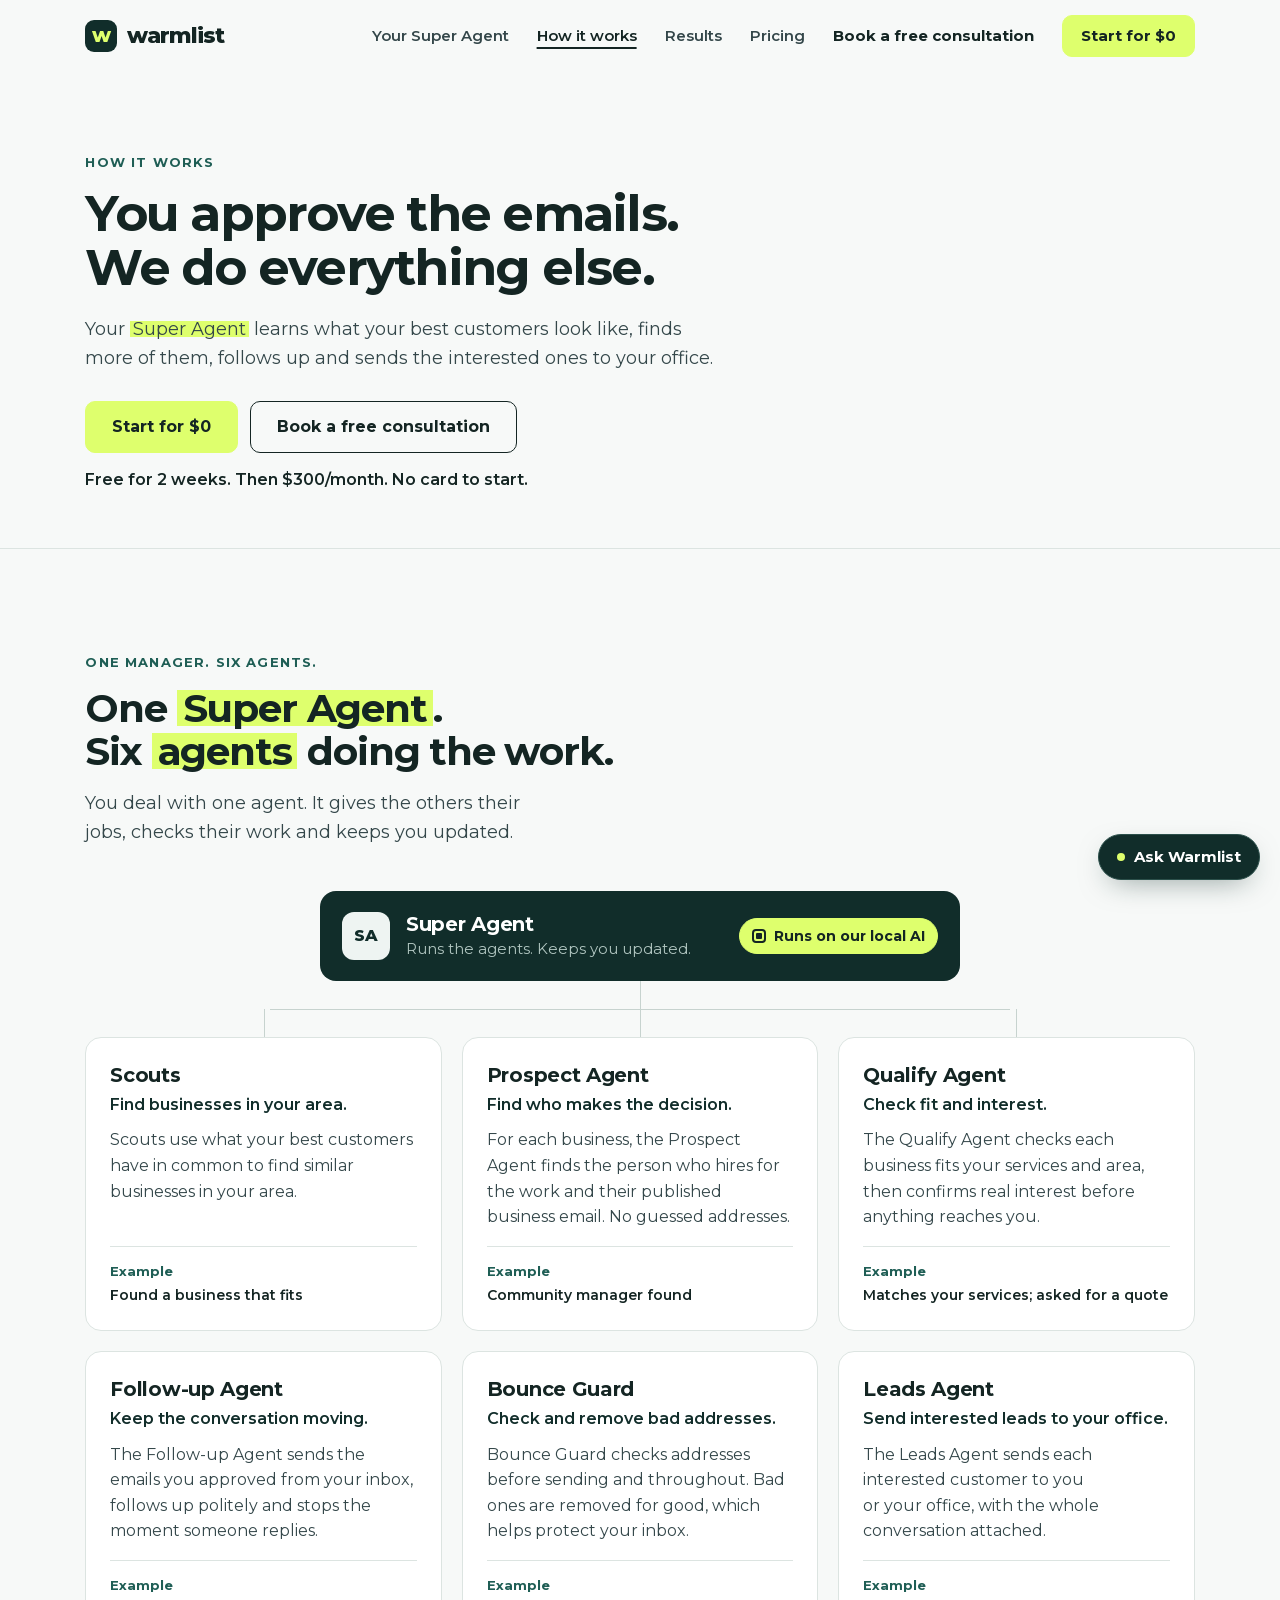
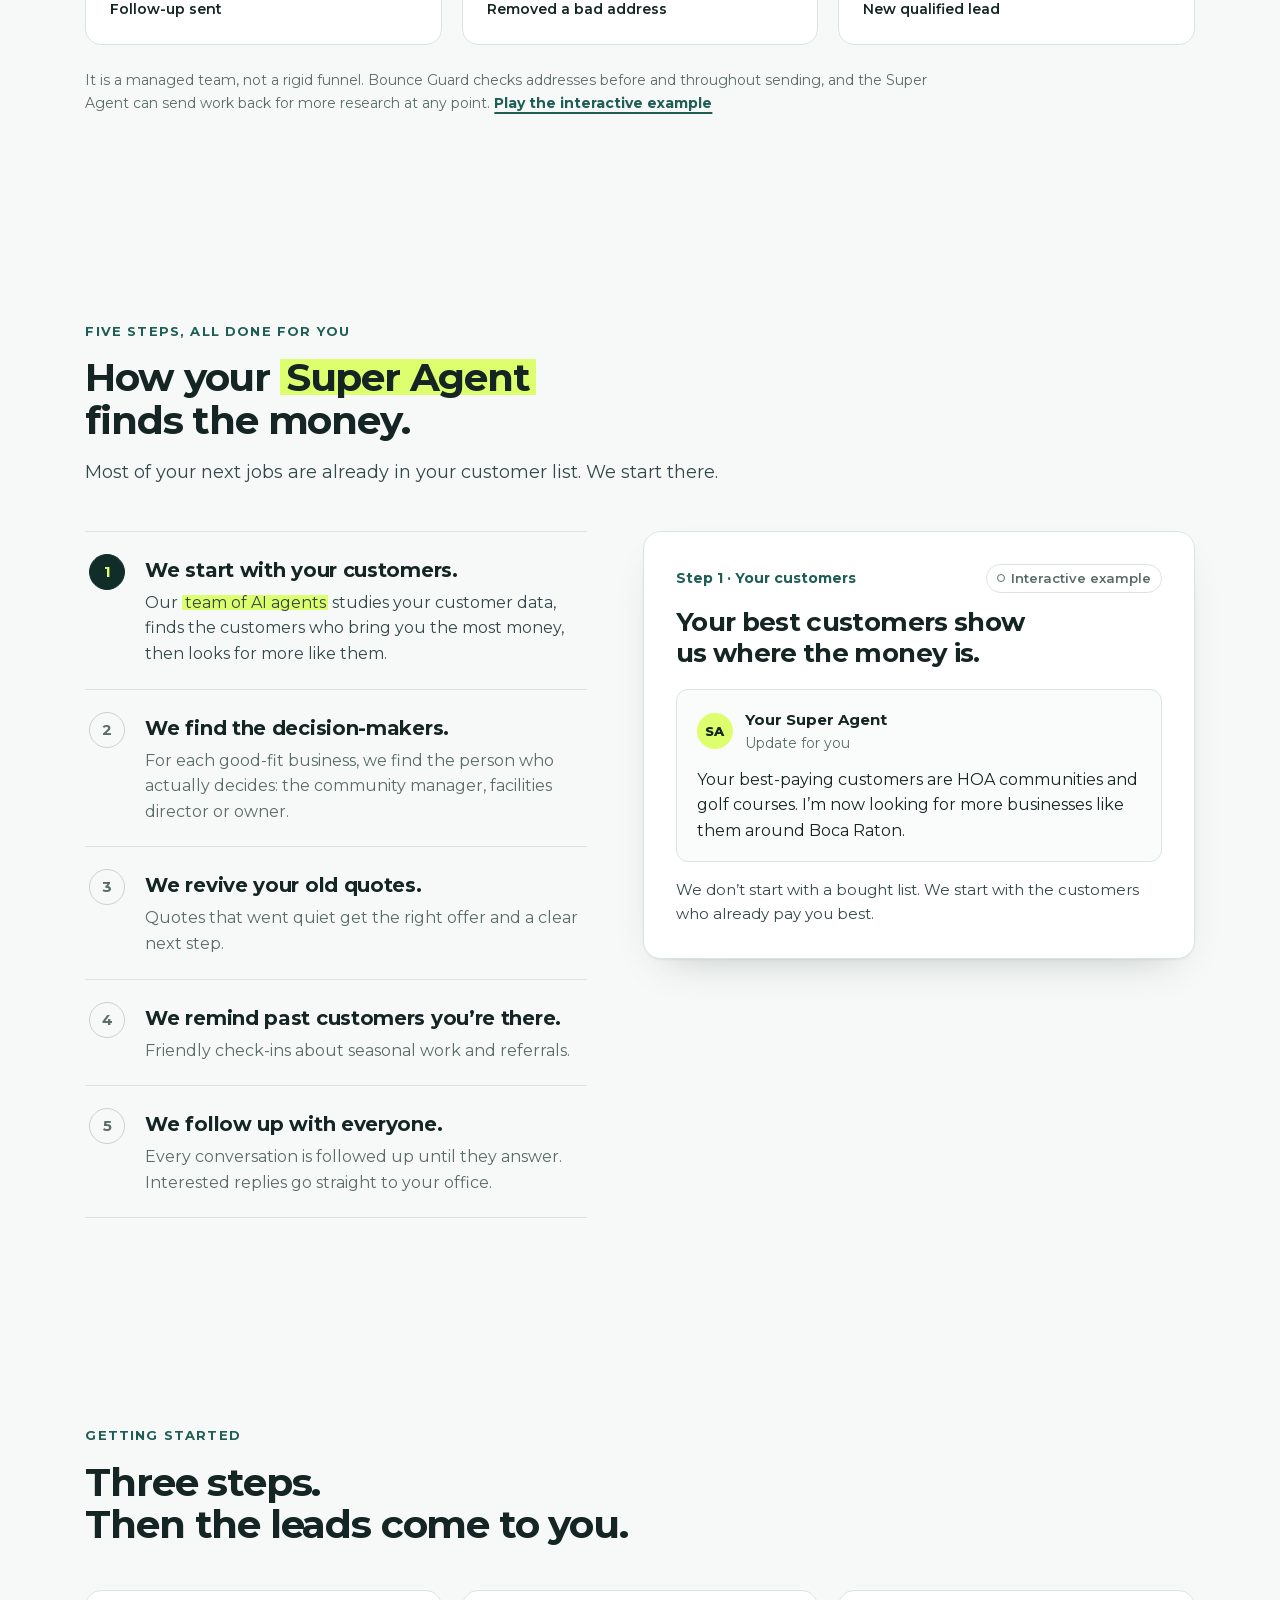
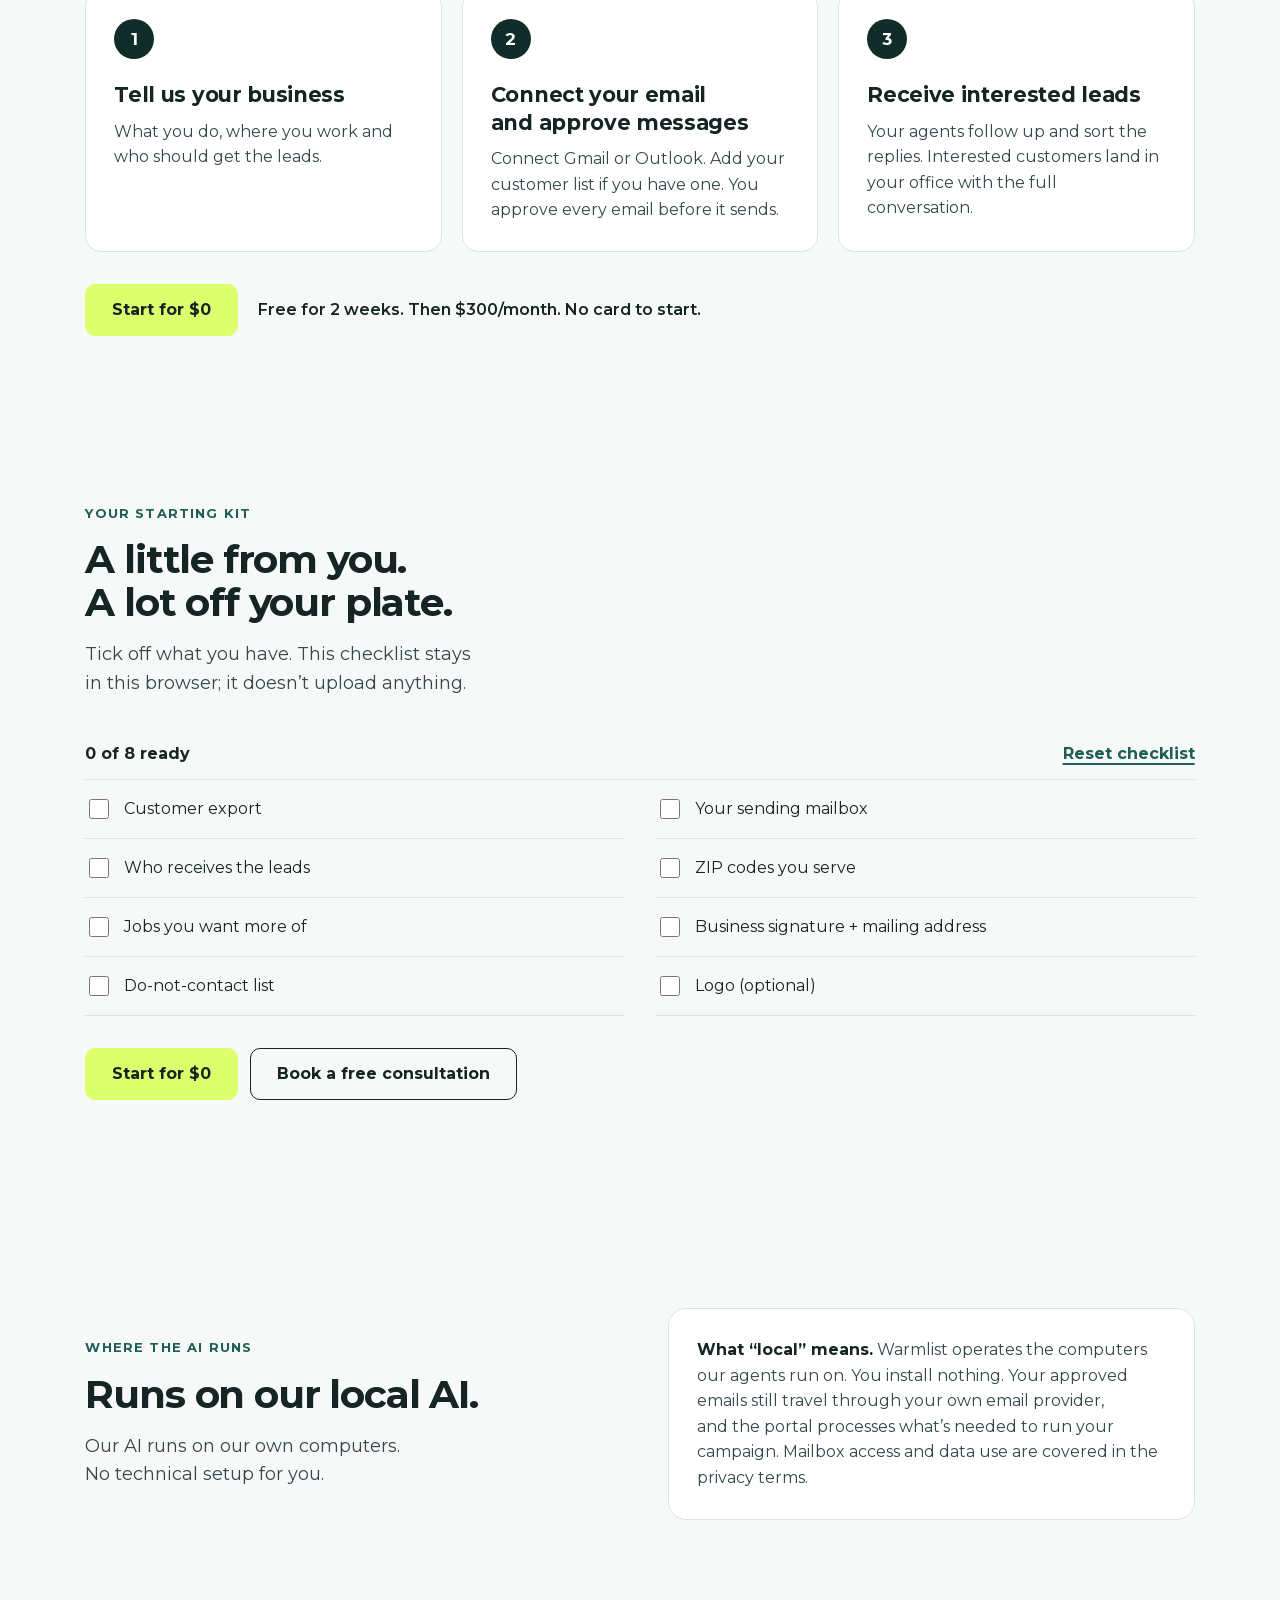
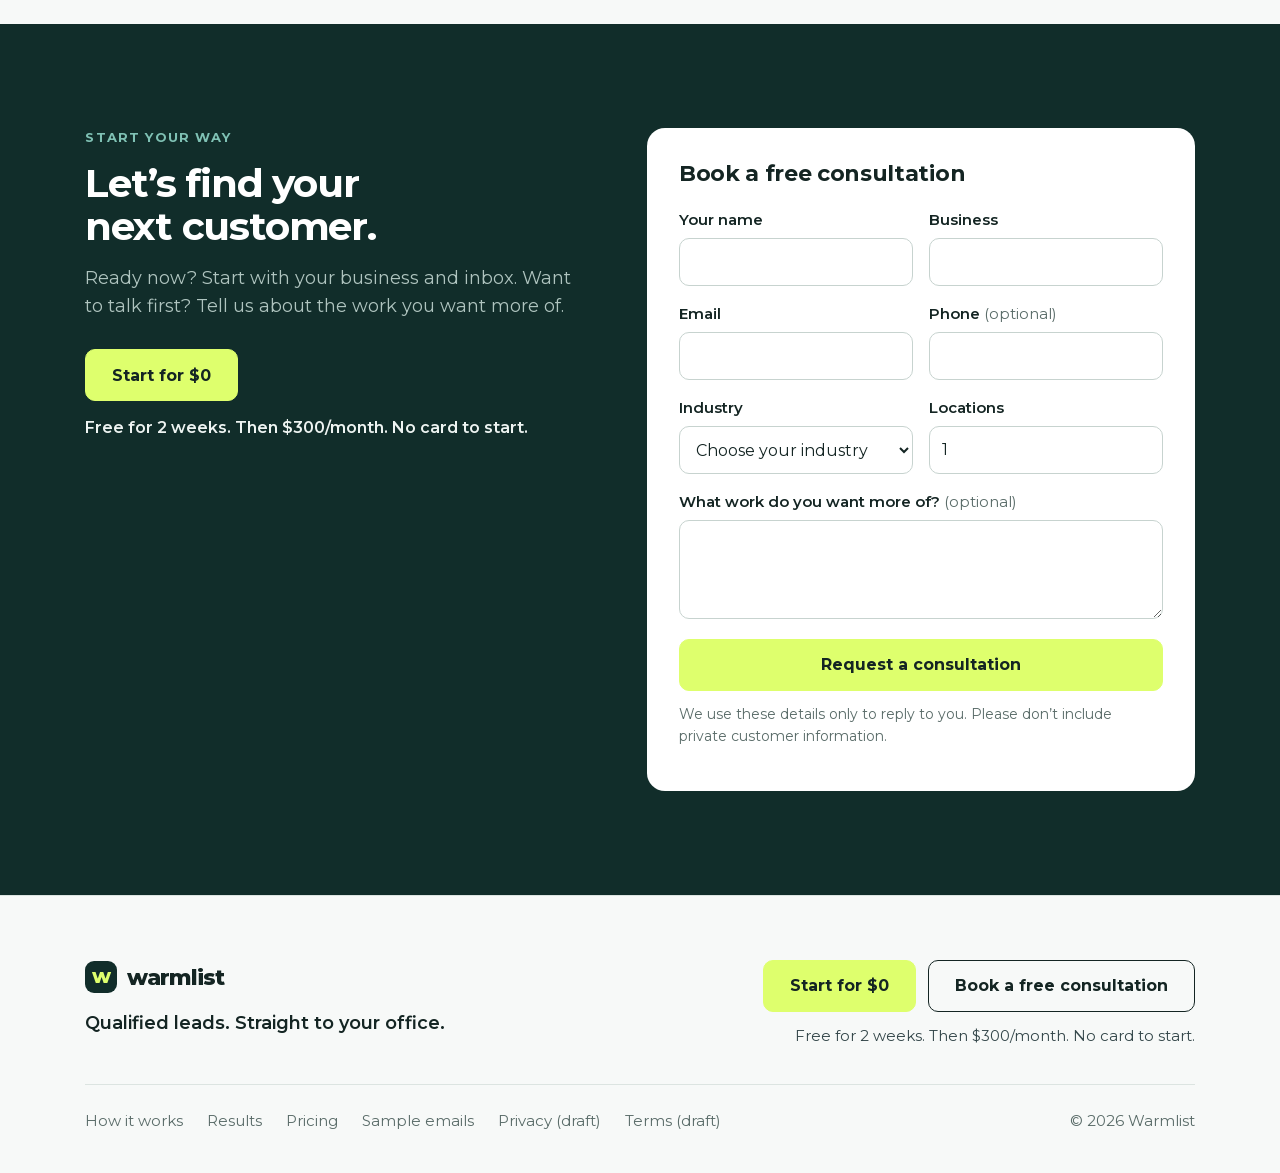
<file: how-it-works.html>
<!doctype html><html lang="en"><head><meta charset="utf-8"><meta name="viewport" content="width=device-width,initial-scale=1"><title>How it works · Warmlist</title><meta name="description" content="One Super Agent manages six agents that find the right people, follow up and send interested customers to your office. You approve every email."><link rel="canonical" href="https://warmleads.ai/how-it-works.html"><meta property="og:type" content="website"><meta property="og:site_name" content="Warmlist"><meta property="og:title" content="How it works · Warmlist"><meta property="og:description" content="One Super Agent manages six agents that find the right people, follow up and send interested customers to your office. You approve every email."><meta property="og:url" content="https://warmleads.ai/how-it-works.html"><meta property="og:image" content="https://warmleads.ai/og.png"><meta property="og:image:width" content="1200"><meta property="og:image:height" content="630"><meta property="og:image:alt" content="Warmlist: Qualified leads. Straight to your office. Free for 2 weeks. Then $300/month. No card to start."><meta name="twitter:card" content="summary_large_image"><meta name="twitter:title" content="How it works · Warmlist"><meta name="twitter:description" content="One Super Agent manages six agents that find the right people, follow up and send interested customers to your office. You approve every email."><meta name="twitter:image" content="https://warmleads.ai/og.png"><meta name="theme-color" content="#112d2a"><link rel="icon" href="favicon.svg" type="image/svg+xml"><link rel="apple-touch-icon" href="apple-touch-icon.png"><link rel="preload" href="assets/montserrat-latin.woff2" as="font" type="font/woff2" crossorigin><link rel="preload" href="assets/geist-mono.woff2" as="font" type="font/woff2" crossorigin><link rel="stylesheet" href="styles.css"><script src="config.js" defer></script><script src="site-data.js" defer></script><script src="app.js" defer></script><script type="application/ld+json">{"@context":"https://schema.org","@graph":[{"@type":"Organization","@id":"https://warmleads.ai/#org","name":"Warmlist","url":"https://warmleads.ai/","logo":"https://warmleads.ai/apple-touch-icon.png","description":"Done-for-you qualified leads for local service businesses. Your Super Agent finds the right people, handles follow-up and sends interested customers to your office."}]}</script></head><body class=""><a class="skip" href="#main">Skip to content</a><header class="site-header"><div class="shell header-inner"><a class="brand" href="index.html" aria-label="Warmlist home"><span class="brand-mark" aria-hidden="true">w</span>warmlist</a><button type="button" class="menu-button" aria-expanded="false" aria-controls="main-nav"><span class="menu-bars" aria-hidden="true"></span>Menu</button><nav id="main-nav" aria-label="Main navigation"><a href="index.html#agents" class="nav-agent">Your Super Agent</a><a href="how-it-works.html" aria-current="page">How it works</a><a href="results.html">Results</a><a href="pricing.html">Pricing</a><a class="nav-consult" href="index.html#consult">Book a free consultation</a><a class="button primary small" data-start href="https://app.warmleads.ai/start">Start for $0</a></nav></div></header><main id="main"><section class="page-intro"><div class="shell"><p class="eyebrow">HOW IT WORKS</p><h1><span class="ln">You approve the emails. </span><span class="ln">We do everything else.</span></h1><p class="page-lede">Your <mark class="hl">Super Agent</mark> learns what your best customers look like, finds more of them, follows up and sends the interested ones to your office.</p><div class="actions"><a class="button primary " data-start href="https://app.warmleads.ai/start">Start for $0</a><a class="button secondary" href="index.html#consult">Book a free consultation</a></div><p class="intro-offer">Free for 2 weeks. Then $300/month. No card to start.</p></div></section><section class="section team-section" id="team"><div class="shell"><div class="section-head "><p class="eyebrow">ONE MANAGER. SIX AGENTS.</p><h2><span class="ln">One <mark class="hl">Super Agent</mark>. </span><span class="ln">Six <mark class="hl">agents</mark> doing the work.</span></h2><p class="section-line">You deal with one agent. It gives the others their jobs, checks their work and keeps you updated.</p></div>
<div class="team-chart"><div class="team-sa"><span class="sa-mark" aria-hidden="true">SA</span><div class="team-sa-text"><h3>Super Agent</h3><p>Runs the agents. Keeps you updated.</p></div><span class="local-badge"><i aria-hidden="true"></i>Runs on our local AI</span></div>
<ul class="team-grid" aria-label="The agents your Super Agent manages"><li class="team-card"><h3>Scouts</h3><p class="team-cap">Find businesses in your area.</p><p class="team-desc">Scouts use what your best customers have in common to find similar businesses in your area.</p><p class="team-ex"><span>Example</span>Found a business that fits</p></li><li class="team-card"><h3>Prospect Agent</h3><p class="team-cap">Find who makes the decision.</p><p class="team-desc">For each business, the Prospect Agent finds the person who hires for the work and their published business email. No guessed addresses.</p><p class="team-ex"><span>Example</span>Community manager found</p></li><li class="team-card"><h3>Qualify Agent</h3><p class="team-cap">Check fit and interest.</p><p class="team-desc">The Qualify Agent checks each business fits your services and area, then confirms real interest before anything reaches you.</p><p class="team-ex"><span>Example</span>Matches your services; asked for a quote</p></li><li class="team-card"><h3>Follow-up Agent</h3><p class="team-cap">Keep the conversation moving.</p><p class="team-desc">The Follow-up Agent sends the emails you approved from your inbox, follows up politely and stops the moment someone replies.</p><p class="team-ex"><span>Example</span>Follow-up sent</p></li><li class="team-card"><h3>Bounce Guard</h3><p class="team-cap">Check and remove bad addresses.</p><p class="team-desc">Bounce Guard checks addresses before sending and throughout. Bad ones are removed for good, which helps protect your inbox.</p><p class="team-ex"><span>Example</span>Removed a bad address</p></li><li class="team-card"><h3>Leads Agent</h3><p class="team-cap">Send interested leads to your office.</p><p class="team-desc">The Leads Agent sends each interested customer to you or your office, with the whole conversation attached.</p><p class="team-ex"><span>Example</span>New qualified lead</p></li></ul></div>
<p class="section-note">It is a managed team, not a rigid funnel. Bounce Guard checks addresses before and throughout sending, and the Super Agent can send work back for more research at any point. <a class="text-link" href="index.html#agents">Play the interactive example</a></p>
</div></section><section class="section" id="flow"><div class="shell"><div class="section-head "><p class="eyebrow">FIVE STEPS, ALL DONE FOR YOU</p><h2><span class="ln">How your <mark class="hl">Super Agent</mark> </span><span class="ln">finds the money.</span></h2><p class="section-line">Most of your next jobs are already in your customer list. We start there.</p></div>
<div class="sources"><ol class="source-options" aria-label="The five steps"><li><button type="button" class="source active" aria-pressed="true" data-list="0"><span class="src-n">1</span><span><strong>We start with your customers.</strong><small>Our <mark class="hl">team of AI agents</mark> studies your customer data, finds the customers who bring you the most money, then looks for more like them.</small></span></button></li><li><button type="button" class="source" aria-pressed="false" data-list="1"><span class="src-n">2</span><span><strong>We find the decision-makers.</strong><small>For each good-fit business, we find the person who actually decides: the community manager, facilities director or owner.</small></span></button></li><li><button type="button" class="source" aria-pressed="false" data-list="2"><span class="src-n">3</span><span><strong>We revive your old quotes.</strong><small>Quotes that went quiet get the right offer and a clear next step.</small></span></button></li><li><button type="button" class="source" aria-pressed="false" data-list="3"><span class="src-n">4</span><span><strong>We remind past customers you’re there.</strong><small>Friendly check-ins about seasonal work and referrals.</small></span></button></li><li><button type="button" class="source" aria-pressed="false" data-list="4"><span class="src-n">5</span><span><strong>We follow up with everyone.</strong><small>Every conversation is followed up until they answer. Interested replies go straight to your office.</small></span></button></li></ol>
<div class="source-example" aria-live="polite"><div class="se-top"><span id="list-label">Step 1 · Your customers</span><span class="tag-example">Interactive example</span></div><p class="se-title" id="list-title">Your best customers show us where the money is.</p><div class="mini-mail"><p class="mm-from"><span class="avatar sa" id="list-avatar" aria-hidden="true">SA</span><span><b id="list-from">Your Super Agent</b><small id="list-to">Update for you</small></span></p><p id="list-message">Your best-paying customers are HOA communities and golf courses. I’m now looking for more businesses like them around Boca Raton.</p></div><p class="se-note" id="list-description">We don’t start with a bought list. We start with the customers who already pay you best.</p></div></div>
</div></section><section class="section steps-section" id="how"><div class="shell"><div class="section-head "><p class="eyebrow">GETTING STARTED</p><h2><span class="ln">Three steps. </span><span class="ln">Then the leads come to you.</span></h2></div>
<ol class="steps"><li><span class="step-n">1</span><h3>Tell us your business</h3><p>What you do, where you work and who should get the leads.</p></li><li><span class="step-n">2</span><h3>Connect your email and approve messages</h3><p>Connect Gmail or Outlook. Add your customer list if you have one. You approve every email before it sends.</p></li><li><span class="step-n">3</span><h3>Receive interested leads</h3><p>Your agents follow up and sort the replies. Interested customers land in your office with the full conversation.</p></li></ol>
<div class="steps-cta"><a class="button primary " data-start href="https://app.warmleads.ai/start">Start for $0</a><p>Free for 2 weeks. Then $300/month. No card to start.</p></div>
</div></section><section class="section" id="checklist"><div class="shell"><div class="section-head "><p class="eyebrow">YOUR STARTING KIT</p><h2><span class="ln">A little from you. </span><span class="ln">A lot off your plate.</span></h2><p class="section-line">Tick off what you have. This checklist stays in this browser; it doesn’t upload anything.</p></div><div class="checklist-head"><strong id="checklist-count">0 of 8 ready</strong><button type="button" class="text-link" id="checklist-reset">Reset checklist</button></div><div class="intake-grid"><label><input type="checkbox" data-checklist="0"><span>Customer export</span></label><label><input type="checkbox" data-checklist="1"><span>Your sending mailbox</span></label><label><input type="checkbox" data-checklist="2"><span>Who receives the leads</span></label><label><input type="checkbox" data-checklist="3"><span>ZIP codes you serve</span></label><label><input type="checkbox" data-checklist="4"><span>Jobs you want more of</span></label><label><input type="checkbox" data-checklist="5"><span>Business signature + mailing address</span></label><label><input type="checkbox" data-checklist="6"><span>Do-not-contact list</span></label><label><input type="checkbox" data-checklist="7"><span>Logo (optional)</span></label></div><div class="actions section-actions"><a class="button primary " data-start href="https://app.warmleads.ai/start">Start for $0</a><a class="button secondary" href="index.html#consult">Book a free consultation</a></div></div></section><section class="section"><div class="shell local-block"><div><p class="eyebrow">WHERE THE AI RUNS</p><h2>Runs on our local AI.</h2><p class="section-line">Our AI runs on our own computers. No technical setup for you.</p></div><div class="local-note"><p><strong>What “local” means.</strong> Warmlist operates the computers our agents run on. You install nothing. Your approved emails still travel through your own email provider, and the portal processes what’s needed to run your campaign. Mailbox access and data use are covered in the privacy terms.</p></div></div></section><section class="section consult" id="consult"><div class="shell consult-grid"><div class="consult-copy"><p class="eyebrow on-dark">START YOUR WAY</p><h2><span class="ln">Let’s find your </span><span class="ln">next customer.</span></h2><p class="section-line">Ready now? Start with your business and inbox. Want to talk first? Tell us about the work you want more of.</p><div class="actions"><a class="button primary " data-start href="https://app.warmleads.ai/start">Start for $0</a></div><p class="consult-offer">Free for 2 weeks. Then $300/month. No card to start.</p></div>
<form id="consultation-form" novalidate><h3>Book a free consultation</h3><div class="form-grid"><label>Your name<input name="name" autocomplete="name" minlength="2" maxlength="120" required></label><label>Business<input name="business" autocomplete="organization" minlength="2" maxlength="200" required></label><label>Email<input name="email" type="email" autocomplete="email" maxlength="254" required></label><label>Phone <span>(optional)</span><input name="phone" type="tel" autocomplete="tel" maxlength="35"></label><label>Industry<select name="industry" required><option value="">Choose your industry</option><option>Tree care</option><option>Landscaping</option><option>Roofing</option><option>HVAC</option><option>Plumbing</option><option>Electrical</option><option>General contracting</option><option>Painting</option><option>Pest control</option><option>Pool services</option><option>Pressure washing</option><option>Cleaning</option><option>Property management</option><option>Moving</option><option>Event rentals</option><option>Party & event entertainment</option><option>Catering</option><option>Auto detailing</option><option>Med spa</option><option>Other local business</option></select></label><label>Locations<input name="locations" type="number" min="1" max="9999" step="1" value="1" required></label><label class="full">What work do you want more of? <span>(optional)</span><textarea name="message" rows="3" maxlength="2000"></textarea></label></div><div class="honeypot" aria-hidden="true"><label>Website<input name="website" tabindex="-1" autocomplete="off"></label></div><button type="submit" class="button primary">Request a consultation</button><p class="form-note">We use these details only to reply to you. Please don’t include private customer information.</p><p id="consult-status" role="status" tabindex="-1"></p></form></div></section></main><footer class="footer"><div class="shell"><div class="footer-top"><div><a class="brand" href="index.html"><span class="brand-mark" aria-hidden="true">w</span>warmlist</a><p class="footer-line">Qualified leads. Straight to your office.</p></div><div class="footer-cta"><div class="actions"><a class="button primary " data-start href="https://app.warmleads.ai/start">Start for $0</a><a class="button secondary" href="index.html#consult">Book a free consultation</a></div><p>Free for 2 weeks. Then $300/month. No card to start.</p></div></div><div class="footer-bottom"><nav aria-label="Footer"><a href="how-it-works.html">How it works</a><a href="results.html">Results</a><a href="pricing.html">Pricing</a><a href="sample-emails.html">Sample emails</a><a href="privacy.html">Privacy (draft)</a><a href="terms.html">Terms (draft)</a></nav><span>© 2026 Warmlist</span></div></div></footer><button type="button" class="chat-launcher" aria-controls="chat-panel" aria-expanded="false" aria-haspopup="dialog"><span class="chat-dot" aria-hidden="true"></span>Ask Warmlist</button><dialog id="chat-panel" aria-labelledby="chat-title"><div class="chat-head"><div><h2 id="chat-title">Ask Warmlist</h2><p>Answers about the service.</p></div><button type="button" id="chat-close" aria-label="Close chat">×</button></div><div id="chat-messages" role="log" aria-live="polite"><p class="chat-message bot">What would you like to know about finding customers, pricing or getting started?</p></div><div class="chat-suggestions"><button type="button" data-question="How does the pricing work?">How does pricing work?</button><button type="button" data-question="What do the agents do?">What do you do for me?</button></div><form id="chat-form"><label class="sr-only" for="chat-input">Your question</label><input id="chat-input" maxlength="1500" required placeholder="Ask a question…" autocomplete="off"><button class="button primary small" type="submit">Send</button></form><p class="chat-privacy">Don’t share passwords or private customer information.</p></dialog></body></html>
</file>
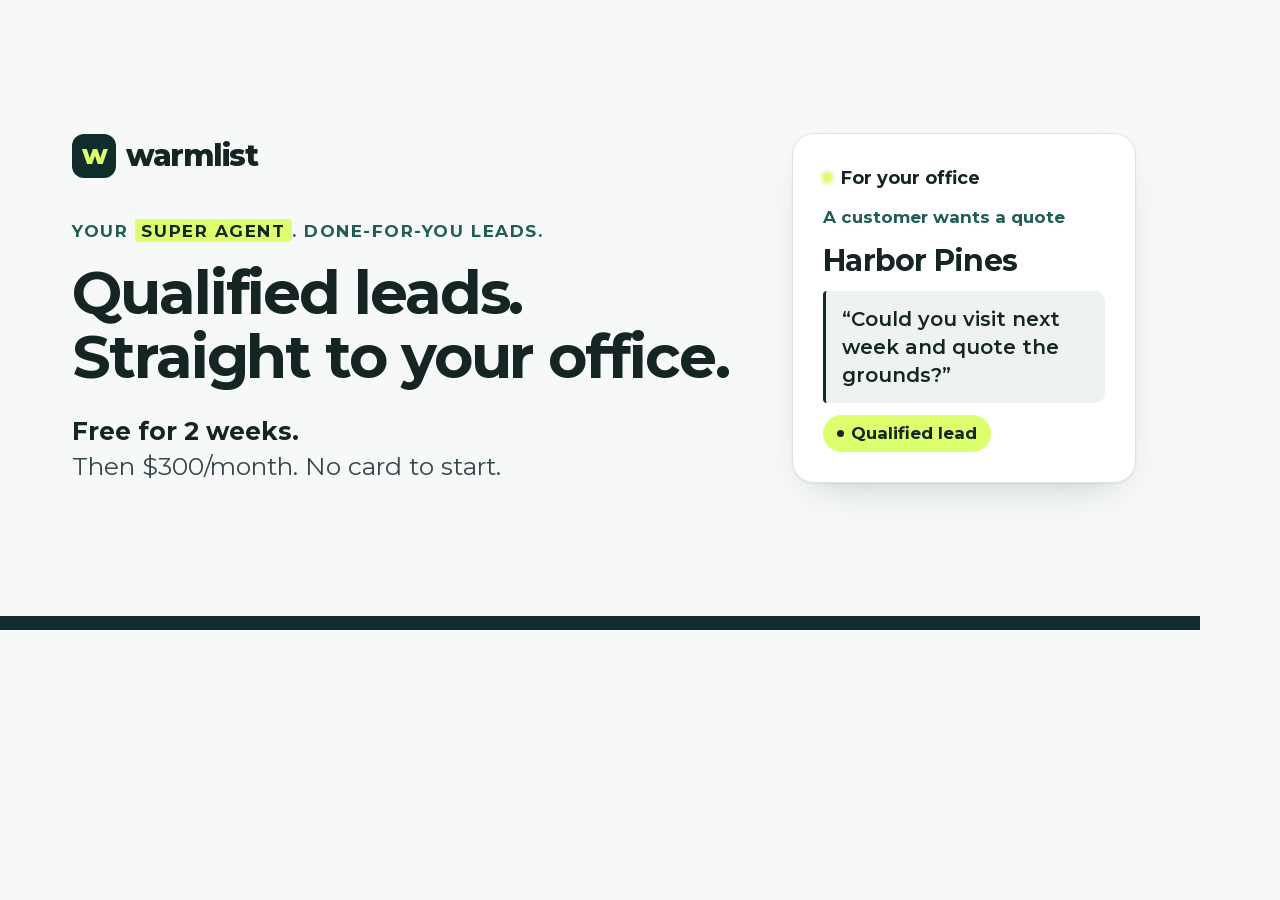
<file: og.html>
<!doctype html><html lang="en"><meta charset="utf-8"><meta name="robots" content="noindex"><title>Warmlist share image</title><link rel="stylesheet" href="styles.css"><body class="og"><div class="og-frame"><div class="og-copy"><p class="brand"><span class="brand-mark" aria-hidden="true">w</span>warmlist</p><p class="eyebrow">YOUR <mark class="hl">SUPER AGENT</mark>. DONE-FOR-YOU LEADS.</p><h1>Qualified leads.<br>Straight to your office.</h1><p class="og-offer"><strong>Free for 2 weeks.</strong> Then $300/month. No card to start.</p></div><div class="og-card"><p class="lead-for"><i aria-hidden="true"></i>For your office</p><p class="lead-kicker">A customer wants a quote</p><p class="lead-org">Harbor Pines</p><p class="og-quote">“Could you visit next week and quote the grounds?”</p><span class="q-badge">Qualified lead</span></div></div></body></html>
</file>
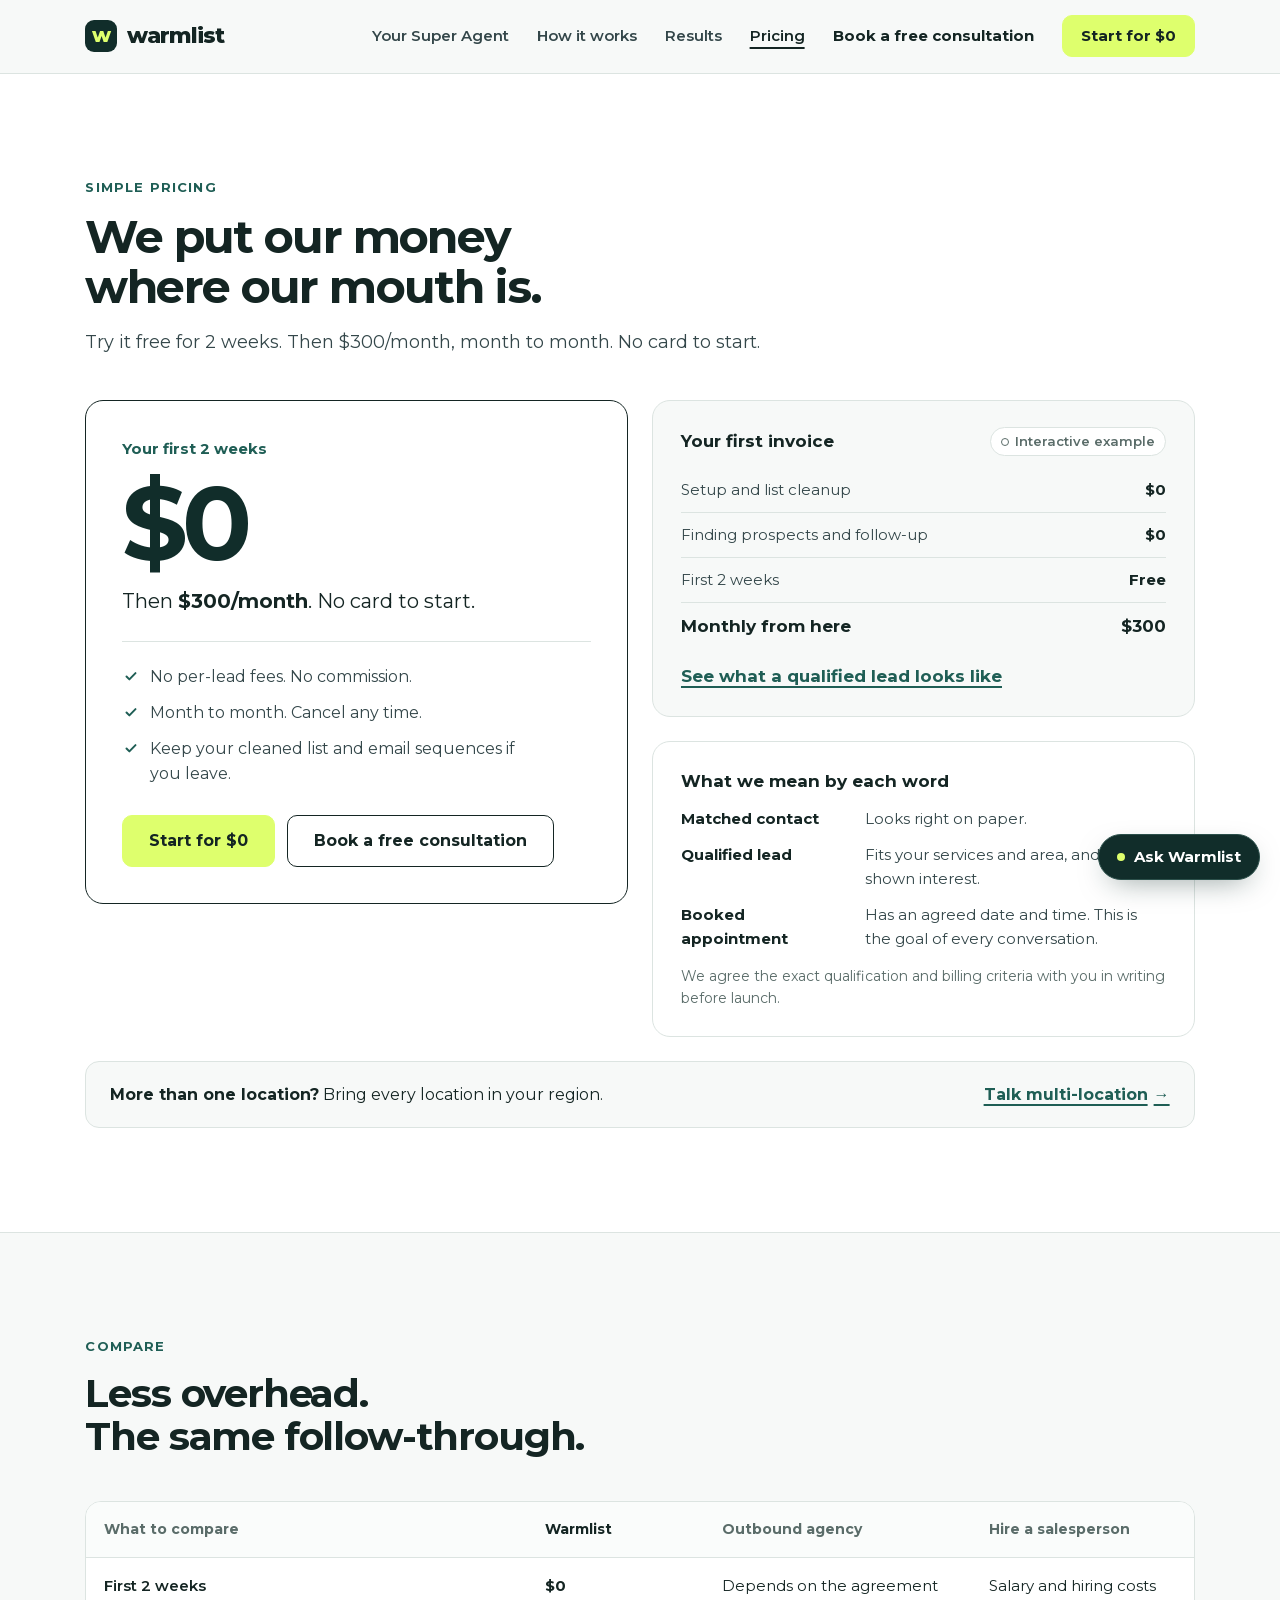
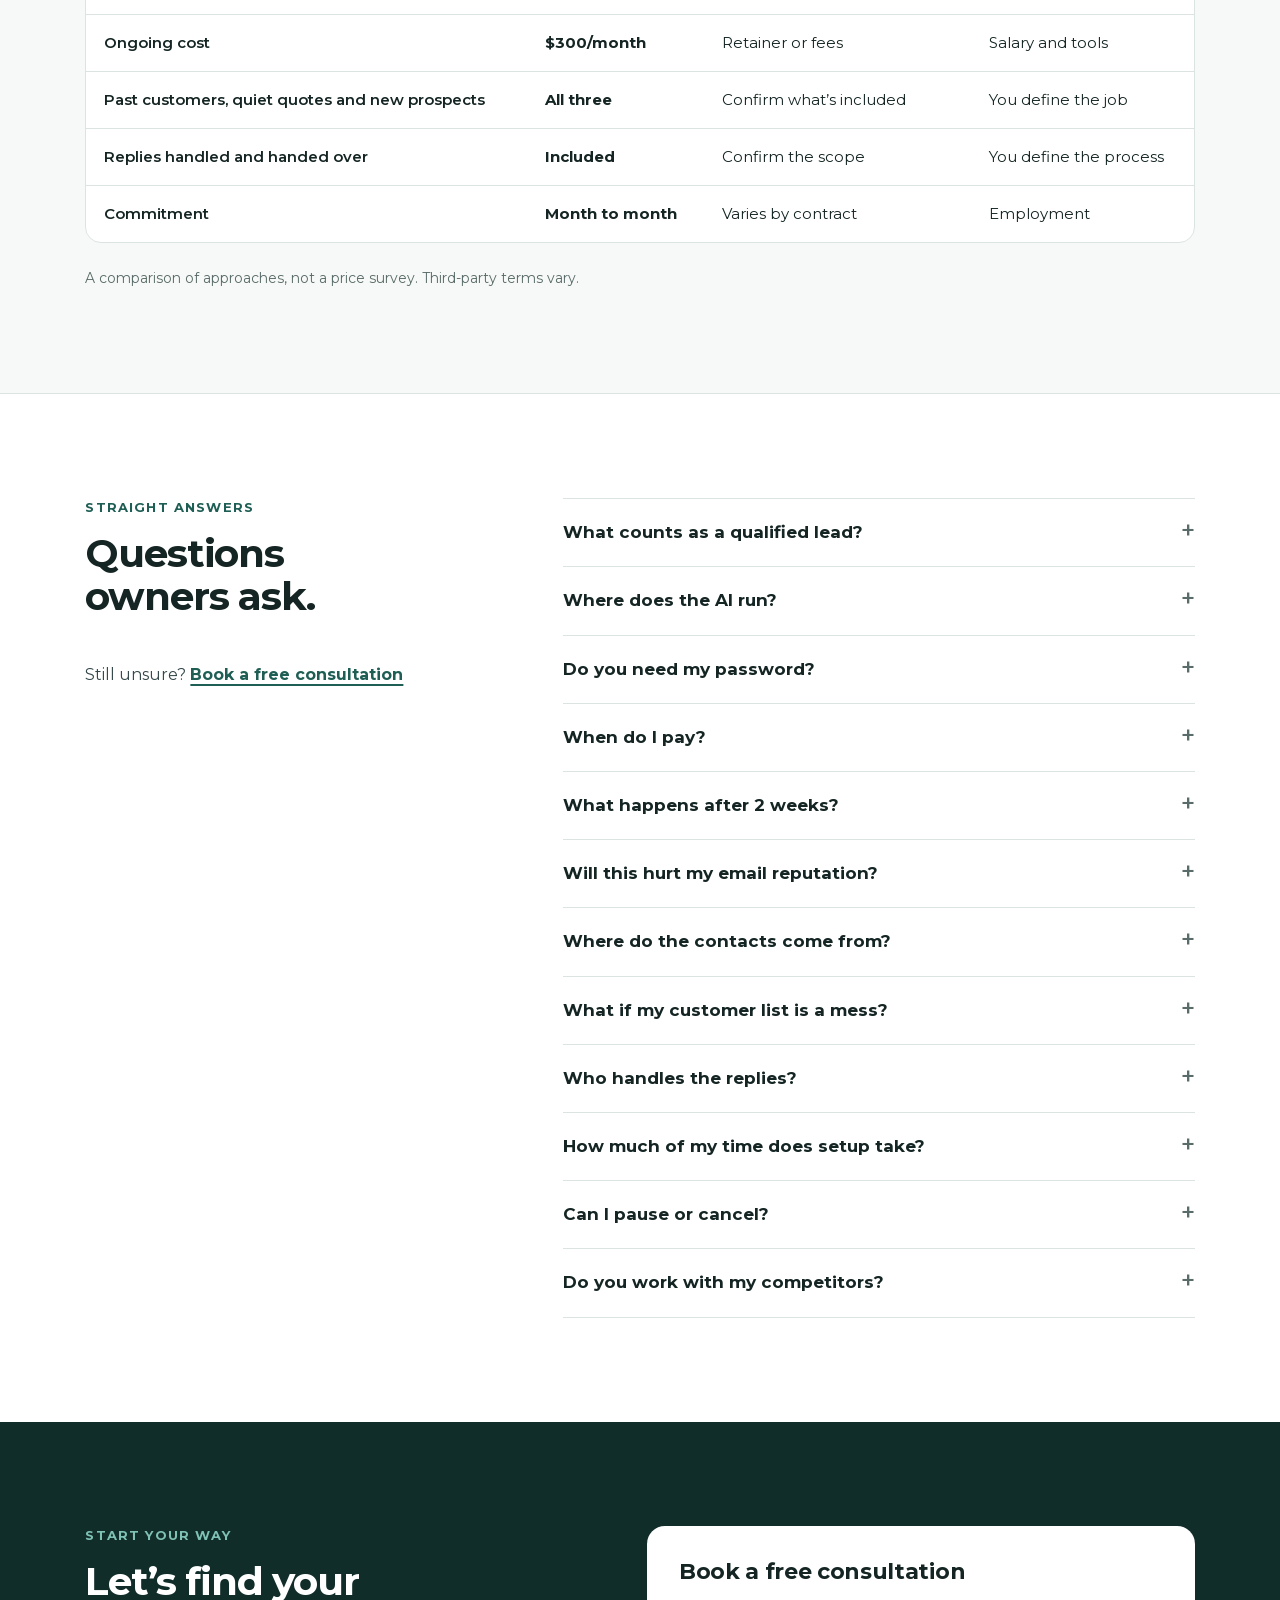
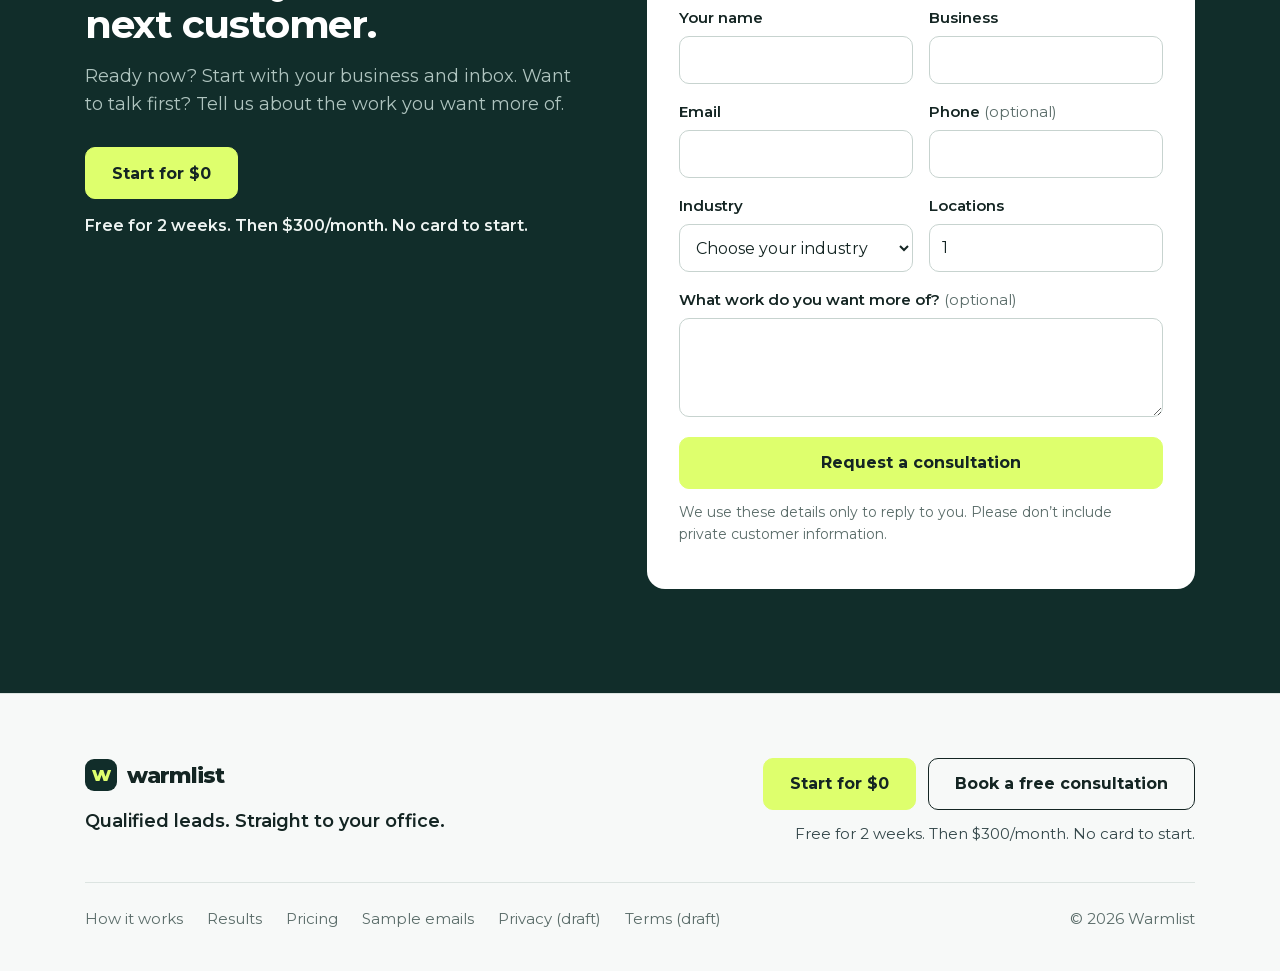
<file: pricing.html>
<!doctype html><html lang="en"><head><meta charset="utf-8"><meta name="viewport" content="width=device-width,initial-scale=1"><title>Pricing · Warmlist</title><meta name="description" content="We put our money where our mouth is. Try it free for 2 weeks. Then $300/month, month to month. No card to start."><link rel="canonical" href="https://warmleads.ai/pricing.html"><meta property="og:type" content="website"><meta property="og:site_name" content="Warmlist"><meta property="og:title" content="Pricing · Warmlist"><meta property="og:description" content="We put our money where our mouth is. Try it free for 2 weeks. Then $300/month, month to month. No card to start."><meta property="og:url" content="https://warmleads.ai/pricing.html"><meta property="og:image" content="https://warmleads.ai/og.png"><meta property="og:image:width" content="1200"><meta property="og:image:height" content="630"><meta property="og:image:alt" content="Warmlist: Qualified leads. Straight to your office. Free for 2 weeks. Then $300/month. No card to start."><meta name="twitter:card" content="summary_large_image"><meta name="twitter:title" content="Pricing · Warmlist"><meta name="twitter:description" content="We put our money where our mouth is. Try it free for 2 weeks. Then $300/month, month to month. No card to start."><meta name="twitter:image" content="https://warmleads.ai/og.png"><meta name="theme-color" content="#112d2a"><link rel="icon" href="favicon.svg" type="image/svg+xml"><link rel="apple-touch-icon" href="apple-touch-icon.png"><link rel="preload" href="assets/montserrat-latin.woff2" as="font" type="font/woff2" crossorigin><link rel="preload" href="assets/geist-mono.woff2" as="font" type="font/woff2" crossorigin><link rel="stylesheet" href="styles.css"><script src="config.js" defer></script><script src="site-data.js" defer></script><script src="app.js" defer></script><script type="application/ld+json">{"@context":"https://schema.org","@graph":[{"@type":"Organization","@id":"https://warmleads.ai/#org","name":"Warmlist","url":"https://warmleads.ai/","logo":"https://warmleads.ai/apple-touch-icon.png","description":"Done-for-you qualified leads for local service businesses. Your Super Agent finds the right people, handles follow-up and sends interested customers to your office."},{"@type":"FAQPage","mainEntity":[{"@type":"Question","name":"What counts as a qualified lead?","acceptedAnswer":{"@type":"Answer","text":"A matched contact looks right on paper. A qualified lead fits your services and area and has shown interest. A booked appointment has an agreed date and time. We agree the exact qualification and billing criteria with you before launch."}},{"@type":"Question","name":"Where does the AI run?","acceptedAnswer":{"@type":"Answer","text":"Runs on our local AI: our AI runs on our own computers. No technical setup for you. Your approved emails still travel through your own email provider."}},{"@type":"Question","name":"Do you need my password?","acceptedAnswer":{"@type":"Answer","text":"No. Never send us your email password. The signup flow is designed for Google or Microsoft authorization. You control the connection and can disconnect it. Company Microsoft 365 accounts may need an administrator’s approval."}},{"@type":"Question","name":"When do I pay?","acceptedAnswer":{"@type":"Answer","text":"No card to start. Your first 2 weeks are free: setup, prospecting, writing and follow-ups. After that, the service is $300/month flat, month to month. Cancel before the 2 weeks are up and you pay nothing. There are no per-lead fees or commissions."}},{"@type":"Question","name":"What happens after 2 weeks?","acceptedAnswer":{"@type":"Answer","text":"If you want to keep going, add a card and it’s $300/month, month to month. If not, you pay nothing. Either way, we agree up front what counts as a qualified lead for your business."}},{"@type":"Question","name":"Will this hurt my email reputation?","acceptedAnswer":{"@type":"Answer","text":"We use published contacts, address checks, measured daily batches and bounce monitoring to reduce risk. Bad addresses are suppressed and sending pauses if bounces climb. No outreach service can guarantee inbox placement or zero reputation risk."}},{"@type":"Question","name":"Where do the contacts come from?","acceptedAnswer":{"@type":"Answer","text":"Public business sources. Scouts look for businesses in your service area, the Prospect Agent finds who makes the decision, and Bounce Guard checks the published address. We do not guess email addresses."}},{"@type":"Question","name":"What if my customer list is a mess?","acceptedAnswer":{"@type":"Answer","text":"Bring it. A CSV export from your CRM, email tool or accounting system is a starting point. Include past customers, leads that never signed and your do-not-contact list. The agents also find new prospects."}},{"@type":"Question","name":"Who handles the replies?","acceptedAnswer":{"@type":"Answer","text":"Your agents handle routine replies, out-of-office messages, redirects and opt-outs. Real interest goes to the person you choose, with the full email thread. Your office takes the conversation from there and wins the work."}},{"@type":"Question","name":"How much of my time does setup take?","acceptedAnswer":{"@type":"Answer","text":"Not much. Tell us about your business, connect your email and approve the messages. We do the rest. Mailbox authorization, list readiness and any IT review can affect timing, so this is not a promise of instant launch."}},{"@type":"Question","name":"Can I pause or cancel?","acceptedAnswer":{"@type":"Answer","text":"Yes. You can pause sending, and the service is month to month. If you leave, you keep your cleaned list, scored prospects and email sequences."}},{"@type":"Question","name":"Do you work with my competitors?","acceptedAnswer":{"@type":"Answer","text":"Ask us about your trade and territory before starting. We’ll explain the applicable arrangement. Don’t assume territory exclusivity unless it is agreed in writing."}}]}]}</script></head><body class=""><a class="skip" href="#main">Skip to content</a><header class="site-header"><div class="shell header-inner"><a class="brand" href="index.html" aria-label="Warmlist home"><span class="brand-mark" aria-hidden="true">w</span>warmlist</a><button type="button" class="menu-button" aria-expanded="false" aria-controls="main-nav"><span class="menu-bars" aria-hidden="true"></span>Menu</button><nav id="main-nav" aria-label="Main navigation"><a href="index.html#agents" class="nav-agent">Your Super Agent</a><a href="how-it-works.html">How it works</a><a href="results.html">Results</a><a href="pricing.html" aria-current="page">Pricing</a><a class="nav-consult" href="index.html#consult">Book a free consultation</a><a class="button primary small" data-start href="https://app.warmleads.ai/start">Start for $0</a></nav></div></header><main id="main"><section class="section pricing" id="pricing"><div class="shell"><div class="section-head "><p class="eyebrow">SIMPLE PRICING</p><h1><span class="ln">We put our money </span><span class="ln">where our mouth is.</span></h1><p class="section-line">Try it free for 2 weeks. Then $300/month, month to month. No card to start.</p></div>
<div class="price-grid"><div class="price-card"><p class="price-kicker">Your first 2 weeks</p><p class="price-big">$0</p><p class="price-then">Then <strong>$300/month</strong>. No card to start.</p><ul class="ticks"><li><svg class="ic" viewBox="0 0 20 20" aria-hidden="true"><path d="M5 10.5l3.2 3.2L15 6.8" fill="none" stroke="currentColor" stroke-width="2.2" stroke-linecap="round" stroke-linejoin="round"/></svg>No per-lead fees. No commission.</li><li><svg class="ic" viewBox="0 0 20 20" aria-hidden="true"><path d="M5 10.5l3.2 3.2L15 6.8" fill="none" stroke="currentColor" stroke-width="2.2" stroke-linecap="round" stroke-linejoin="round"/></svg>Month to month. Cancel any time.</li><li><svg class="ic" viewBox="0 0 20 20" aria-hidden="true"><path d="M5 10.5l3.2 3.2L15 6.8" fill="none" stroke="currentColor" stroke-width="2.2" stroke-linecap="round" stroke-linejoin="round"/></svg>Keep your cleaned list and email sequences if you leave.</li></ul><div class="actions"><a class="button primary " data-start href="https://app.warmleads.ai/start">Start for $0</a><a class="button secondary" href="index.html#consult">Book a free consultation</a></div></div>
<div class="price-side"><div class="invoice"><div class="inv-top"><p>Your first invoice</p><span class="tag-example">Interactive example</span></div><dl><div><dt>Setup and list cleanup</dt><dd>$0</dd></div><div><dt>Finding prospects and follow-up</dt><dd>$0</dd></div><div><dt>First 2 weeks</dt><dd>Free</dd></div><div class="inv-total"><dt>Monthly from here</dt><dd>$300</dd></div></dl><button type="button" class="text-link" id="invoice-example">See what a qualified lead looks like</button></div><div class="definitions"><p class="def-title">What we mean by each word</p><dl><div><dt>Matched contact</dt><dd>Looks right on paper.</dd></div><div><dt>Qualified lead</dt><dd>Fits your services and area, and has shown interest.</dd></div><div><dt>Booked appointment</dt><dd>Has an agreed date and time. This is the goal of every conversation.</dd></div></dl><p class="def-note">We agree the exact qualification and billing criteria with you in writing before launch.</p></div></div></div>
<div class="multi"><p><strong>More than one location?</strong> Bring every location in your region.</p><a class="text-link" href="index.html#consult">Talk multi-location <span aria-hidden="true">→</span></a></div>
</div></section><section class="section"><div class="shell"><div class="section-head "><p class="eyebrow">COMPARE</p><h2><span class="ln">Less overhead. </span><span class="ln">The same follow-through.</span></h2></div><div class="table-scroll" tabindex="0" role="region" aria-label="Service comparison"><table><thead><tr><th scope="col">What to compare</th><th scope="col">Warmlist</th><th scope="col">Outbound agency</th><th scope="col">Hire a salesperson</th></tr></thead><tbody><tr><th scope="row">First 2 weeks</th><td>$0</td><td>Depends on the agreement</td><td>Salary and hiring costs</td></tr><tr><th scope="row">Ongoing cost</th><td>$300/month</td><td>Retainer or fees</td><td>Salary and tools</td></tr><tr><th scope="row">Past customers, quiet quotes and new prospects</th><td>All three</td><td>Confirm what’s included</td><td>You define the job</td></tr><tr><th scope="row">Replies handled and handed over</th><td>Included</td><td>Confirm the scope</td><td>You define the process</td></tr><tr><th scope="row">Commitment</th><td>Month to month</td><td>Varies by contract</td><td>Employment</td></tr></tbody></table></div><p class="section-note">A comparison of approaches, not a price survey. Third-party terms vary.</p></div></section><section class="section faq" id="faq"><div class="shell faq-grid"><div><div class="section-head "><p class="eyebrow">STRAIGHT ANSWERS</p><h2><span class="ln">Questions </span><span class="ln">owners ask.</span></h2></div><p class="faq-more">Still unsure? <a class="text-link" href="index.html#consult">Book a free consultation</a></p></div><div class="faq-list"><details><summary><span>What counts as a qualified lead?</span></summary><p>A matched contact looks right on paper. A qualified lead fits your services and area and has shown interest. A booked appointment has an agreed date and time. We agree the exact qualification and billing criteria with you before launch.</p></details><details><summary><span>Where does the AI run?</span></summary><p>Runs on our local AI: our AI runs on our own computers. No technical setup for you. Your approved emails still travel through your own email provider.</p></details><details><summary><span>Do you need my password?</span></summary><p>No. Never send us your email password. The signup flow is designed for Google or Microsoft authorization. You control the connection and can disconnect it. Company Microsoft 365 accounts may need an administrator’s approval.</p></details><details><summary><span>When do I pay?</span></summary><p>No card to start. Your first 2 weeks are free: setup, prospecting, writing and follow-ups. After that, the service is $300/month flat, month to month. Cancel before the 2 weeks are up and you pay nothing. There are no per-lead fees or commissions.</p></details><details><summary><span>What happens after 2 weeks?</span></summary><p>If you want to keep going, add a card and it’s $300/month, month to month. If not, you pay nothing. Either way, we agree up front what counts as a qualified lead for your business.</p></details><details><summary><span>Will this hurt my email reputation?</span></summary><p>We use published contacts, address checks, measured daily batches and bounce monitoring to reduce risk. Bad addresses are suppressed and sending pauses if bounces climb. No outreach service can guarantee inbox placement or zero reputation risk.</p></details><details><summary><span>Where do the contacts come from?</span></summary><p>Public business sources. Scouts look for businesses in your service area, the Prospect Agent finds who makes the decision, and Bounce Guard checks the published address. We do not guess email addresses.</p></details><details><summary><span>What if my customer list is a mess?</span></summary><p>Bring it. A CSV export from your CRM, email tool or accounting system is a starting point. Include past customers, leads that never signed and your do-not-contact list. The agents also find new prospects.</p></details><details><summary><span>Who handles the replies?</span></summary><p>Your agents handle routine replies, out-of-office messages, redirects and opt-outs. Real interest goes to the person you choose, with the full email thread. Your office takes the conversation from there and wins the work.</p></details><details><summary><span>How much of my time does setup take?</span></summary><p>Not much. Tell us about your business, connect your email and approve the messages. We do the rest. Mailbox authorization, list readiness and any IT review can affect timing, so this is not a promise of instant launch.</p></details><details><summary><span>Can I pause or cancel?</span></summary><p>Yes. You can pause sending, and the service is month to month. If you leave, you keep your cleaned list, scored prospects and email sequences.</p></details><details><summary><span>Do you work with my competitors?</span></summary><p>Ask us about your trade and territory before starting. We’ll explain the applicable arrangement. Don’t assume territory exclusivity unless it is agreed in writing.</p></details></div></div></section><section class="section consult" id="consult"><div class="shell consult-grid"><div class="consult-copy"><p class="eyebrow on-dark">START YOUR WAY</p><h2><span class="ln">Let’s find your </span><span class="ln">next customer.</span></h2><p class="section-line">Ready now? Start with your business and inbox. Want to talk first? Tell us about the work you want more of.</p><div class="actions"><a class="button primary " data-start href="https://app.warmleads.ai/start">Start for $0</a></div><p class="consult-offer">Free for 2 weeks. Then $300/month. No card to start.</p></div>
<form id="consultation-form" novalidate><h3>Book a free consultation</h3><div class="form-grid"><label>Your name<input name="name" autocomplete="name" minlength="2" maxlength="120" required></label><label>Business<input name="business" autocomplete="organization" minlength="2" maxlength="200" required></label><label>Email<input name="email" type="email" autocomplete="email" maxlength="254" required></label><label>Phone <span>(optional)</span><input name="phone" type="tel" autocomplete="tel" maxlength="35"></label><label>Industry<select name="industry" required><option value="">Choose your industry</option><option>Tree care</option><option>Landscaping</option><option>Roofing</option><option>HVAC</option><option>Plumbing</option><option>Electrical</option><option>General contracting</option><option>Painting</option><option>Pest control</option><option>Pool services</option><option>Pressure washing</option><option>Cleaning</option><option>Property management</option><option>Moving</option><option>Event rentals</option><option>Party & event entertainment</option><option>Catering</option><option>Auto detailing</option><option>Med spa</option><option>Other local business</option></select></label><label>Locations<input name="locations" type="number" min="1" max="9999" step="1" value="1" required></label><label class="full">What work do you want more of? <span>(optional)</span><textarea name="message" rows="3" maxlength="2000"></textarea></label></div><div class="honeypot" aria-hidden="true"><label>Website<input name="website" tabindex="-1" autocomplete="off"></label></div><button type="submit" class="button primary">Request a consultation</button><p class="form-note">We use these details only to reply to you. Please don’t include private customer information.</p><p id="consult-status" role="status" tabindex="-1"></p></form></div></section></main><footer class="footer"><div class="shell"><div class="footer-top"><div><a class="brand" href="index.html"><span class="brand-mark" aria-hidden="true">w</span>warmlist</a><p class="footer-line">Qualified leads. Straight to your office.</p></div><div class="footer-cta"><div class="actions"><a class="button primary " data-start href="https://app.warmleads.ai/start">Start for $0</a><a class="button secondary" href="index.html#consult">Book a free consultation</a></div><p>Free for 2 weeks. Then $300/month. No card to start.</p></div></div><div class="footer-bottom"><nav aria-label="Footer"><a href="how-it-works.html">How it works</a><a href="results.html">Results</a><a href="pricing.html">Pricing</a><a href="sample-emails.html">Sample emails</a><a href="privacy.html">Privacy (draft)</a><a href="terms.html">Terms (draft)</a></nav><span>© 2026 Warmlist</span></div></div></footer><button type="button" class="chat-launcher" aria-controls="chat-panel" aria-expanded="false" aria-haspopup="dialog"><span class="chat-dot" aria-hidden="true"></span>Ask Warmlist</button><dialog id="chat-panel" aria-labelledby="chat-title"><div class="chat-head"><div><h2 id="chat-title">Ask Warmlist</h2><p>Answers about the service.</p></div><button type="button" id="chat-close" aria-label="Close chat">×</button></div><div id="chat-messages" role="log" aria-live="polite"><p class="chat-message bot">What would you like to know about finding customers, pricing or getting started?</p></div><div class="chat-suggestions"><button type="button" data-question="How does the pricing work?">How does pricing work?</button><button type="button" data-question="What do the agents do?">What do you do for me?</button></div><form id="chat-form"><label class="sr-only" for="chat-input">Your question</label><input id="chat-input" maxlength="1500" required placeholder="Ask a question…" autocomplete="off"><button class="button primary small" type="submit">Send</button></form><p class="chat-privacy">Don’t share passwords or private customer information.</p></dialog></body></html>
</file>
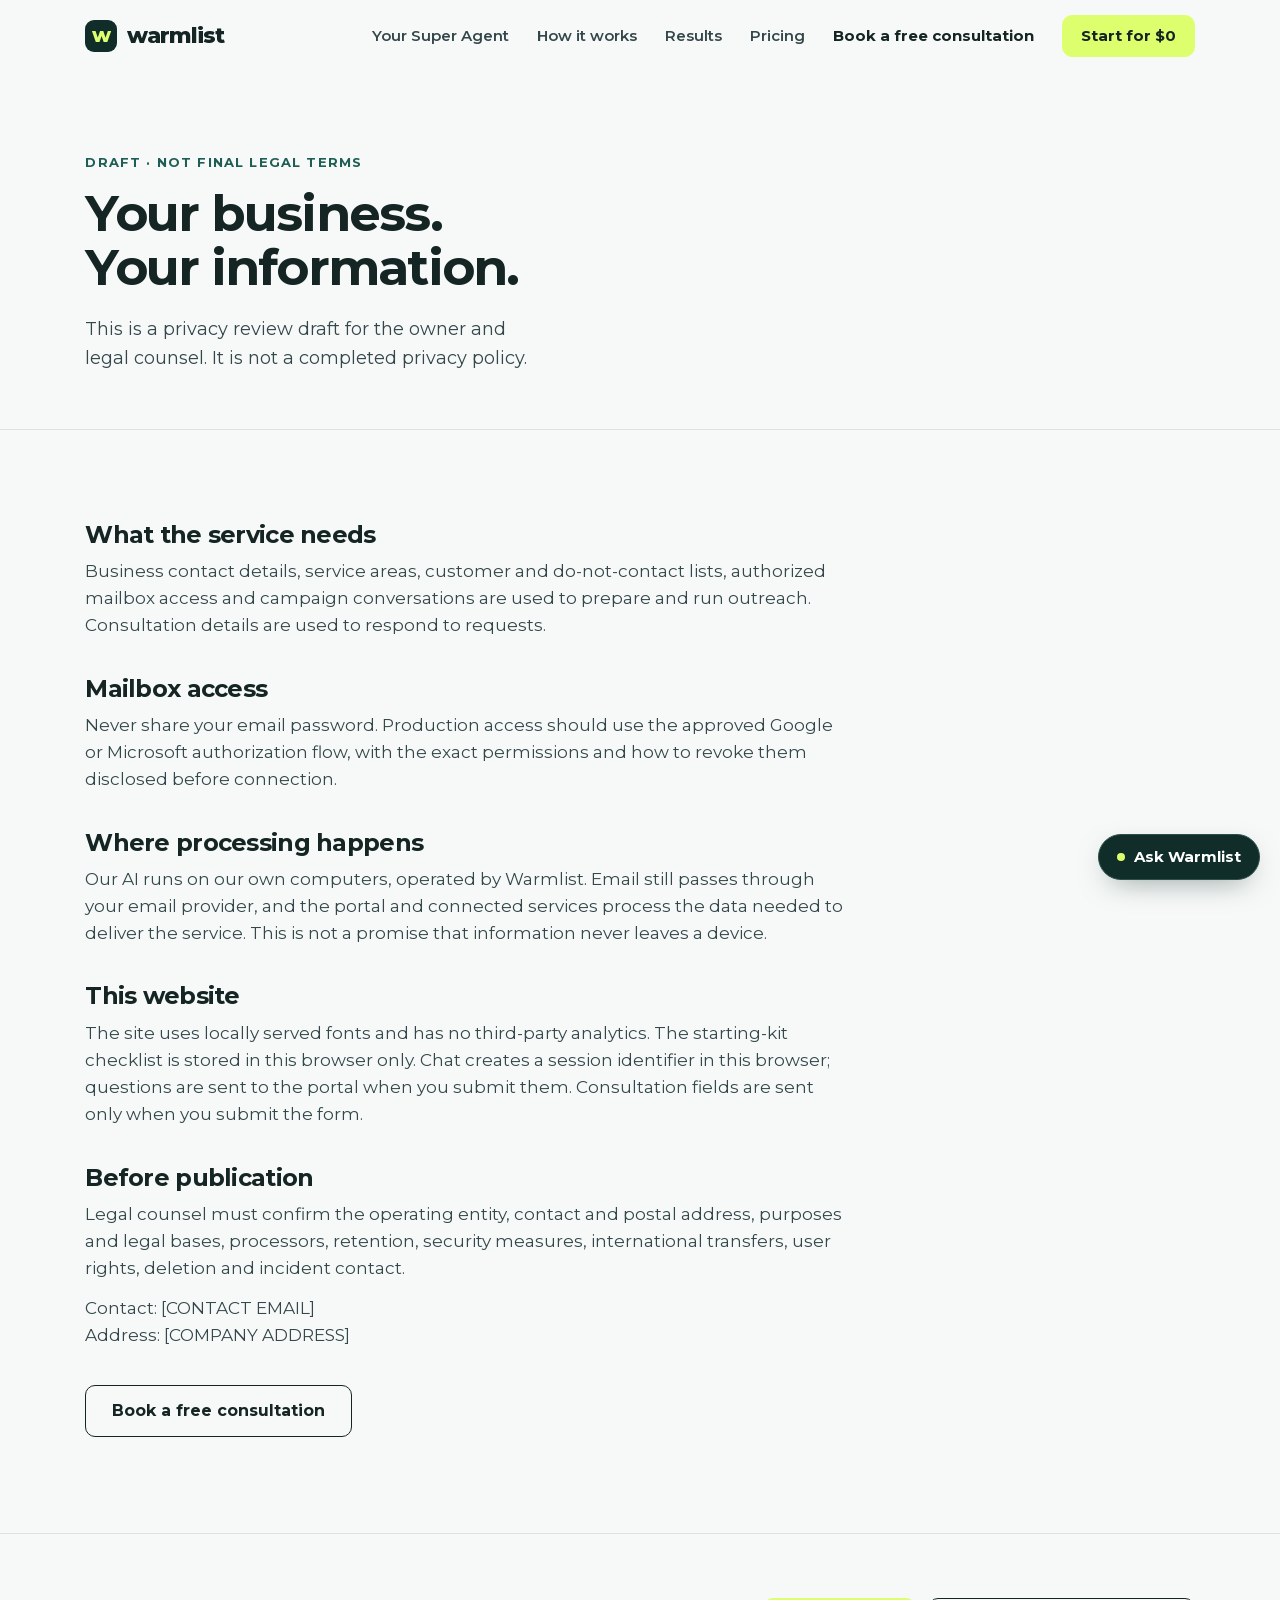
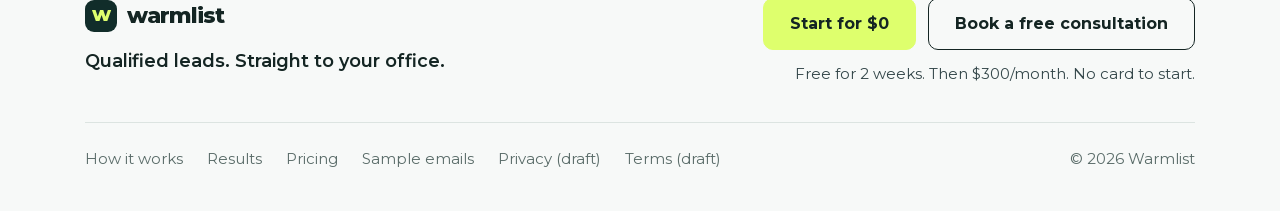
<file: privacy.html>
<!doctype html><html lang="en"><head><meta charset="utf-8"><meta name="viewport" content="width=device-width,initial-scale=1"><title>Privacy · draft for legal review · Warmlist</title><meta name="description" content="A privacy review draft. Final data processing, retention and account permissions must be approved before launch."><link rel="canonical" href="https://warmleads.ai/privacy.html"><meta property="og:type" content="website"><meta property="og:site_name" content="Warmlist"><meta property="og:title" content="Privacy · draft for legal review · Warmlist"><meta property="og:description" content="A privacy review draft. Final data processing, retention and account permissions must be approved before launch."><meta property="og:url" content="https://warmleads.ai/privacy.html"><meta property="og:image" content="https://warmleads.ai/og.png"><meta property="og:image:width" content="1200"><meta property="og:image:height" content="630"><meta property="og:image:alt" content="Warmlist: Qualified leads. Straight to your office. Free for 2 weeks. Then $300/month. No card to start."><meta name="twitter:card" content="summary_large_image"><meta name="twitter:title" content="Privacy · draft for legal review · Warmlist"><meta name="twitter:description" content="A privacy review draft. Final data processing, retention and account permissions must be approved before launch."><meta name="twitter:image" content="https://warmleads.ai/og.png"><meta name="theme-color" content="#112d2a"><link rel="icon" href="favicon.svg" type="image/svg+xml"><link rel="apple-touch-icon" href="apple-touch-icon.png"><link rel="preload" href="assets/montserrat-latin.woff2" as="font" type="font/woff2" crossorigin><link rel="preload" href="assets/geist-mono.woff2" as="font" type="font/woff2" crossorigin><link rel="stylesheet" href="styles.css"><script src="config.js" defer></script><script src="site-data.js" defer></script><script src="app.js" defer></script><script type="application/ld+json">{"@context":"https://schema.org","@graph":[{"@type":"Organization","@id":"https://warmleads.ai/#org","name":"Warmlist","url":"https://warmleads.ai/","logo":"https://warmleads.ai/apple-touch-icon.png","description":"Done-for-you qualified leads for local service businesses. Your Super Agent finds the right people, handles follow-up and sends interested customers to your office."}]}</script></head><body class=""><a class="skip" href="#main">Skip to content</a><header class="site-header"><div class="shell header-inner"><a class="brand" href="index.html" aria-label="Warmlist home"><span class="brand-mark" aria-hidden="true">w</span>warmlist</a><button type="button" class="menu-button" aria-expanded="false" aria-controls="main-nav"><span class="menu-bars" aria-hidden="true"></span>Menu</button><nav id="main-nav" aria-label="Main navigation"><a href="index.html#agents" class="nav-agent">Your Super Agent</a><a href="how-it-works.html">How it works</a><a href="results.html">Results</a><a href="pricing.html">Pricing</a><a class="nav-consult" href="index.html#consult">Book a free consultation</a><a class="button primary small" data-start href="https://app.warmleads.ai/start">Start for $0</a></nav></div></header><main id="main"><section class="page-intro"><div class="shell"><p class="eyebrow">DRAFT · NOT FINAL LEGAL TERMS</p><h1><span class="ln">Your business. </span><span class="ln">Your information.</span></h1><p class="page-lede">This is a privacy review draft for the owner and legal counsel. It is not a completed privacy policy.</p></div></section><section class="legal-copy"><div class="shell narrow"><h2>What the service needs</h2><p>Business contact details, service areas, customer and do-not-contact lists, authorized mailbox access and campaign conversations are used to prepare and run outreach. Consultation details are used to respond to requests.</p><h2>Mailbox access</h2><p>Never share your email password. Production access should use the approved Google or Microsoft authorization flow, with the exact permissions and how to revoke them disclosed before connection.</p><h2>Where processing happens</h2><p>Our AI runs on our own computers, operated by Warmlist. Email still passes through your email provider, and the portal and connected services process the data needed to deliver the service. This is not a promise that information never leaves a device.</p><h2>This website</h2><p>The site uses locally served fonts and has no third-party analytics. The starting-kit checklist is stored in this browser only. Chat creates a session identifier in this browser; questions are sent to the portal when you submit them. Consultation fields are sent only when you submit the form.</p><h2>Before publication</h2><p>Legal counsel must confirm the operating entity, contact and postal address, purposes and legal bases, processors, retention, security measures, international transfers, user rights, deletion and incident contact.</p><p>Contact: [CONTACT EMAIL]<br>Address: [COMPANY ADDRESS]</p><a class="button secondary" href="index.html#consult">Book a free consultation</a></div></section></main><footer class="footer"><div class="shell"><div class="footer-top"><div><a class="brand" href="index.html"><span class="brand-mark" aria-hidden="true">w</span>warmlist</a><p class="footer-line">Qualified leads. Straight to your office.</p></div><div class="footer-cta"><div class="actions"><a class="button primary " data-start href="https://app.warmleads.ai/start">Start for $0</a><a class="button secondary" href="index.html#consult">Book a free consultation</a></div><p>Free for 2 weeks. Then $300/month. No card to start.</p></div></div><div class="footer-bottom"><nav aria-label="Footer"><a href="how-it-works.html">How it works</a><a href="results.html">Results</a><a href="pricing.html">Pricing</a><a href="sample-emails.html">Sample emails</a><a href="privacy.html">Privacy (draft)</a><a href="terms.html">Terms (draft)</a></nav><span>© 2026 Warmlist</span></div></div></footer><button type="button" class="chat-launcher" aria-controls="chat-panel" aria-expanded="false" aria-haspopup="dialog"><span class="chat-dot" aria-hidden="true"></span>Ask Warmlist</button><dialog id="chat-panel" aria-labelledby="chat-title"><div class="chat-head"><div><h2 id="chat-title">Ask Warmlist</h2><p>Answers about the service.</p></div><button type="button" id="chat-close" aria-label="Close chat">×</button></div><div id="chat-messages" role="log" aria-live="polite"><p class="chat-message bot">What would you like to know about finding customers, pricing or getting started?</p></div><div class="chat-suggestions"><button type="button" data-question="How does the pricing work?">How does pricing work?</button><button type="button" data-question="What do the agents do?">What do you do for me?</button></div><form id="chat-form"><label class="sr-only" for="chat-input">Your question</label><input id="chat-input" maxlength="1500" required placeholder="Ask a question…" autocomplete="off"><button class="button primary small" type="submit">Send</button></form><p class="chat-privacy">Don’t share passwords or private customer information.</p></dialog></body></html>
</file>
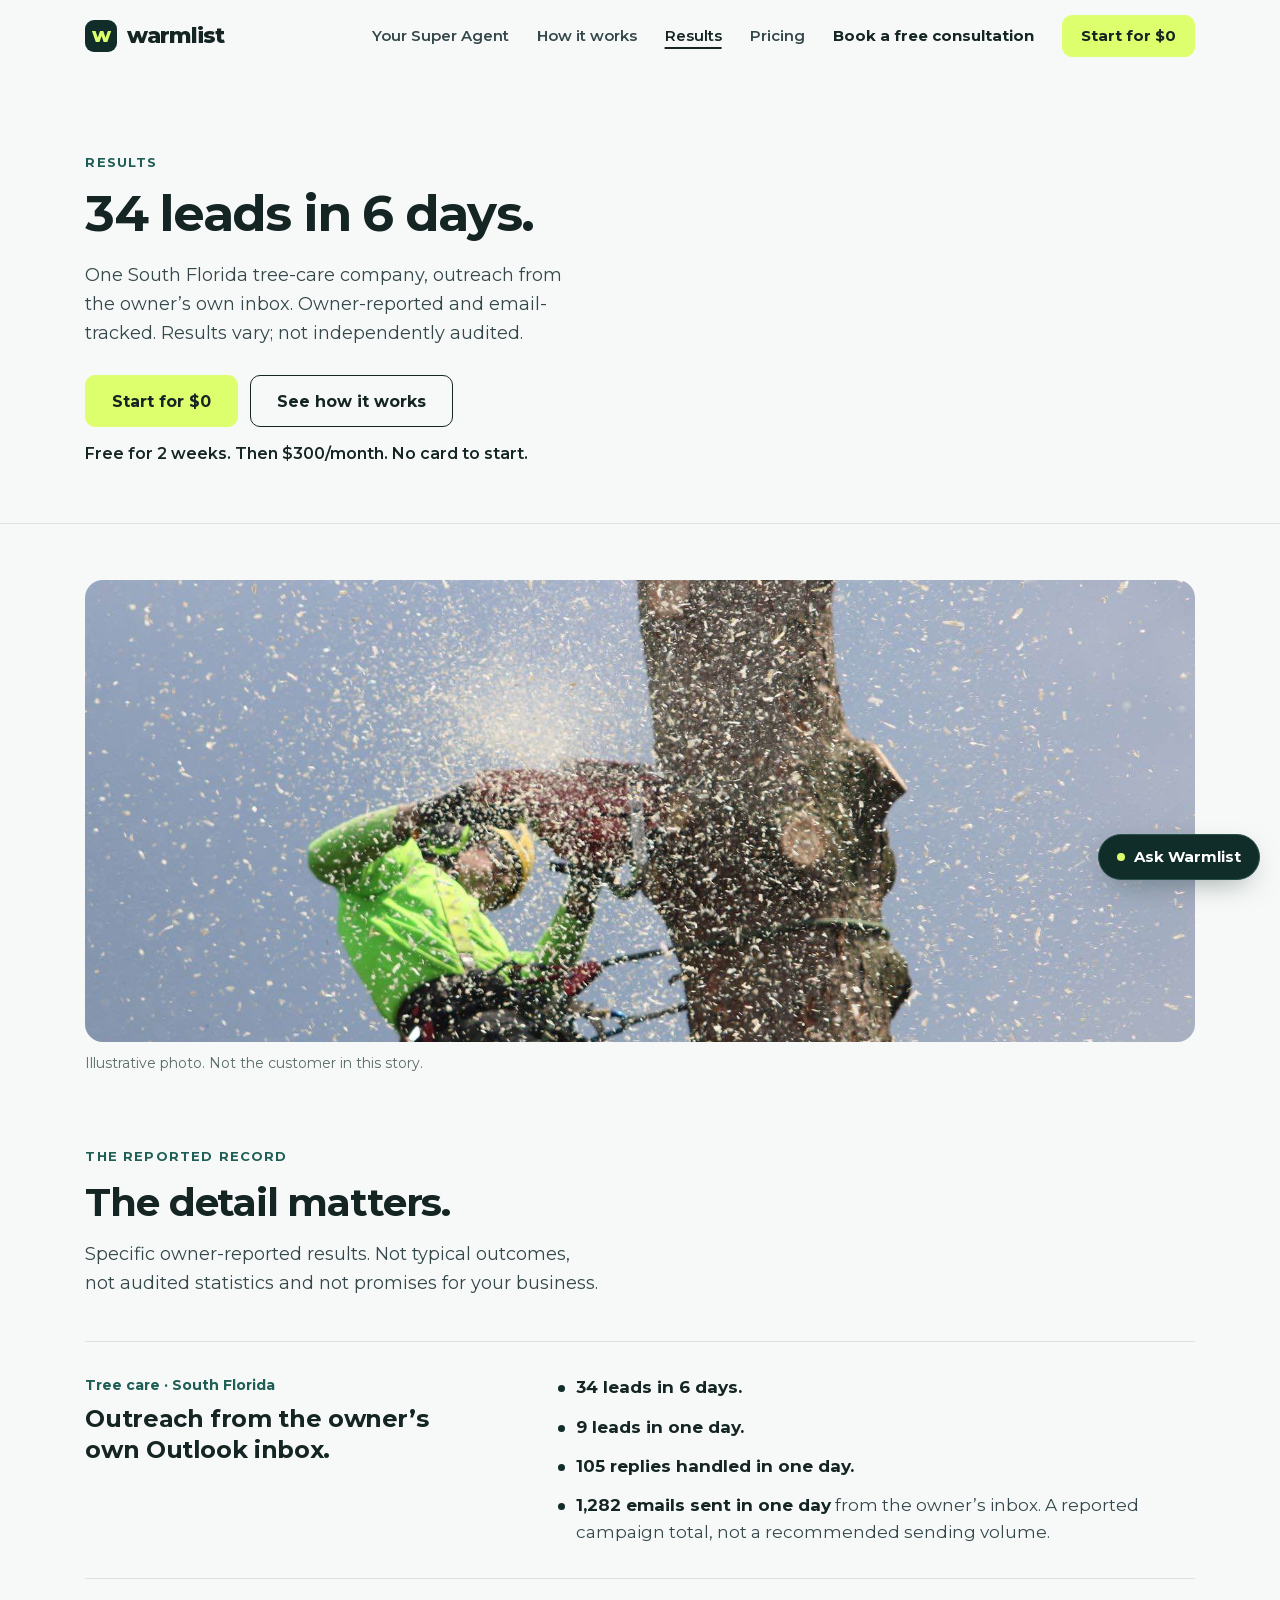
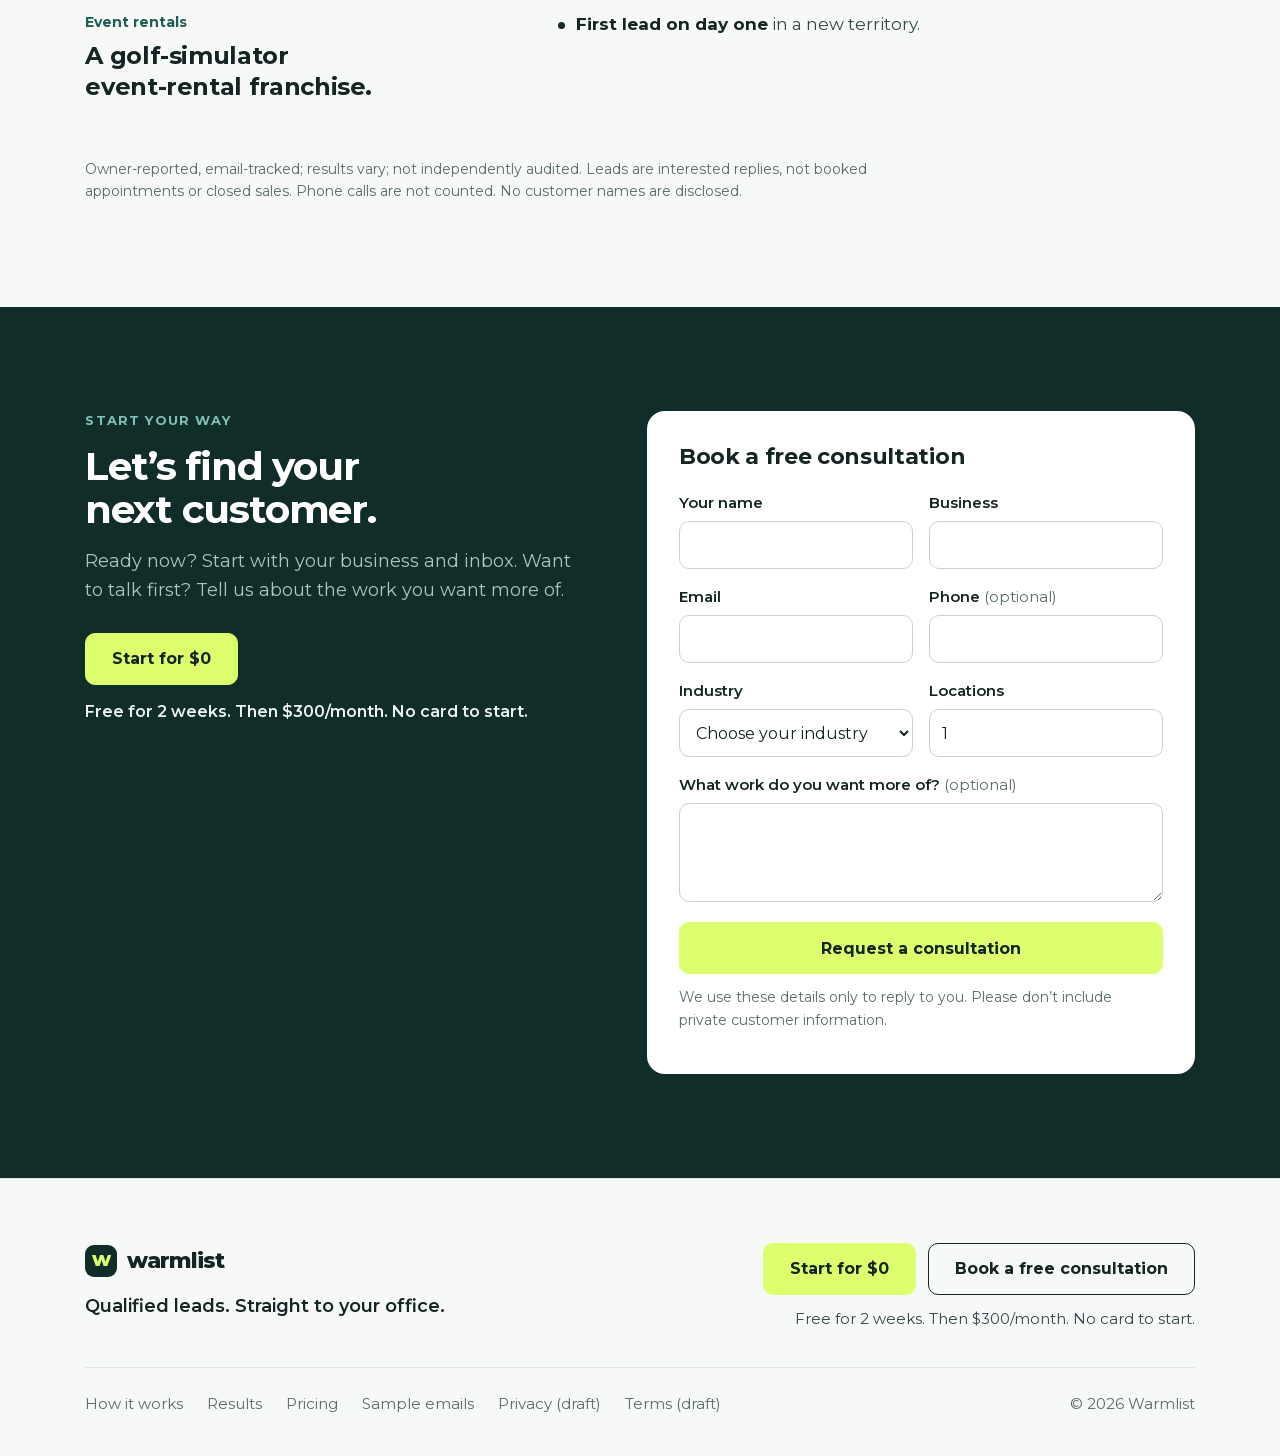
<file: results.html>
<!doctype html><html lang="en"><head><meta charset="utf-8"><meta name="viewport" content="width=device-width,initial-scale=1"><title>Results · Warmlist</title><meta name="description" content="Owner-reported, email-tracked results: 34 leads in 6 days for a South Florida tree-care company. Results vary; not independently audited."><link rel="canonical" href="https://warmleads.ai/results.html"><meta property="og:type" content="website"><meta property="og:site_name" content="Warmlist"><meta property="og:title" content="Results · Warmlist"><meta property="og:description" content="Owner-reported, email-tracked results: 34 leads in 6 days for a South Florida tree-care company. Results vary; not independently audited."><meta property="og:url" content="https://warmleads.ai/results.html"><meta property="og:image" content="https://warmleads.ai/og.png"><meta property="og:image:width" content="1200"><meta property="og:image:height" content="630"><meta property="og:image:alt" content="Warmlist: Qualified leads. Straight to your office. Free for 2 weeks. Then $300/month. No card to start."><meta name="twitter:card" content="summary_large_image"><meta name="twitter:title" content="Results · Warmlist"><meta name="twitter:description" content="Owner-reported, email-tracked results: 34 leads in 6 days for a South Florida tree-care company. Results vary; not independently audited."><meta name="twitter:image" content="https://warmleads.ai/og.png"><meta name="theme-color" content="#112d2a"><link rel="icon" href="favicon.svg" type="image/svg+xml"><link rel="apple-touch-icon" href="apple-touch-icon.png"><link rel="preload" href="assets/montserrat-latin.woff2" as="font" type="font/woff2" crossorigin><link rel="preload" href="assets/geist-mono.woff2" as="font" type="font/woff2" crossorigin><link rel="stylesheet" href="styles.css"><script src="config.js" defer></script><script src="site-data.js" defer></script><script src="app.js" defer></script><script type="application/ld+json">{"@context":"https://schema.org","@graph":[{"@type":"Organization","@id":"https://warmleads.ai/#org","name":"Warmlist","url":"https://warmleads.ai/","logo":"https://warmleads.ai/apple-touch-icon.png","description":"Done-for-you qualified leads for local service businesses. Your Super Agent finds the right people, handles follow-up and sends interested customers to your office."}]}</script></head><body class=""><a class="skip" href="#main">Skip to content</a><header class="site-header"><div class="shell header-inner"><a class="brand" href="index.html" aria-label="Warmlist home"><span class="brand-mark" aria-hidden="true">w</span>warmlist</a><button type="button" class="menu-button" aria-expanded="false" aria-controls="main-nav"><span class="menu-bars" aria-hidden="true"></span>Menu</button><nav id="main-nav" aria-label="Main navigation"><a href="index.html#agents" class="nav-agent">Your Super Agent</a><a href="how-it-works.html">How it works</a><a href="results.html" aria-current="page">Results</a><a href="pricing.html">Pricing</a><a class="nav-consult" href="index.html#consult">Book a free consultation</a><a class="button primary small" data-start href="https://app.warmleads.ai/start">Start for $0</a></nav></div></header><main id="main"><section class="page-intro"><div class="shell"><p class="eyebrow">RESULTS</p><h1>34 leads in 6 days.</h1><p class="page-lede">One South Florida tree-care company, outreach from the owner’s own inbox. Owner-reported and email-tracked. Results vary; not independently audited.</p><div class="actions"><a class="button primary " data-start href="https://app.warmleads.ai/start">Start for $0</a><a class="button secondary" href="index.html#agents" data-see-how>See how it works</a></div><p class="intro-offer">Free for 2 weeks. Then $300/month. No card to start.</p></div></section><section class="section photo-section"><div class="shell"><figure class="trade-photo"><img src="assets/trade-work-1600.jpg" srcset="assets/trade-work-800.jpg 800w, assets/trade-work-1600.jpg 1600w" sizes="(max-width: 1340px) calc(100vw - 40px), 1248px" width="1600" height="1067" alt="An arborist in a climbing harness cutting a tree trunk with a chainsaw" loading="lazy" decoding="async"><figcaption>Illustrative photo. Not the customer in this story.</figcaption></figure></div></section><section class="section"><div class="shell"><div class="section-head "><p class="eyebrow">THE REPORTED RECORD</p><h2>The detail matters.</h2><p class="section-line">Specific owner-reported results. Not typical outcomes, not audited statistics and not promises for your business.</p></div>
<div class="report-row"><div><p class="report-kicker">Tree care · South Florida</p><h3>Outreach from the owner’s own Outlook inbox.</h3></div><ul><li><strong>34 leads in 6 days.</strong></li><li><strong>9 leads in one day.</strong></li><li><strong>105 replies handled in one day.</strong></li><li><strong>1,282 emails sent in one day</strong> from the owner’s inbox. A reported campaign total, not a recommended sending volume.</li></ul></div>
<div class="report-row"><div><p class="report-kicker">Event rentals</p><h3>A golf-simulator event-rental franchise.</h3></div><ul><li><strong>First lead on day one</strong> in a new territory.</li></ul></div>
<p class="section-note">Owner-reported, email-tracked; results vary; not independently audited. Leads are interested replies, not booked appointments or closed sales. Phone calls are not counted. No customer names are disclosed.</p></div></section><section class="section consult" id="consult"><div class="shell consult-grid"><div class="consult-copy"><p class="eyebrow on-dark">START YOUR WAY</p><h2><span class="ln">Let’s find your </span><span class="ln">next customer.</span></h2><p class="section-line">Ready now? Start with your business and inbox. Want to talk first? Tell us about the work you want more of.</p><div class="actions"><a class="button primary " data-start href="https://app.warmleads.ai/start">Start for $0</a></div><p class="consult-offer">Free for 2 weeks. Then $300/month. No card to start.</p></div>
<form id="consultation-form" novalidate><h3>Book a free consultation</h3><div class="form-grid"><label>Your name<input name="name" autocomplete="name" minlength="2" maxlength="120" required></label><label>Business<input name="business" autocomplete="organization" minlength="2" maxlength="200" required></label><label>Email<input name="email" type="email" autocomplete="email" maxlength="254" required></label><label>Phone <span>(optional)</span><input name="phone" type="tel" autocomplete="tel" maxlength="35"></label><label>Industry<select name="industry" required><option value="">Choose your industry</option><option>Tree care</option><option>Landscaping</option><option>Roofing</option><option>HVAC</option><option>Plumbing</option><option>Electrical</option><option>General contracting</option><option>Painting</option><option>Pest control</option><option>Pool services</option><option>Pressure washing</option><option>Cleaning</option><option>Property management</option><option>Moving</option><option>Event rentals</option><option>Party & event entertainment</option><option>Catering</option><option>Auto detailing</option><option>Med spa</option><option>Other local business</option></select></label><label>Locations<input name="locations" type="number" min="1" max="9999" step="1" value="1" required></label><label class="full">What work do you want more of? <span>(optional)</span><textarea name="message" rows="3" maxlength="2000"></textarea></label></div><div class="honeypot" aria-hidden="true"><label>Website<input name="website" tabindex="-1" autocomplete="off"></label></div><button type="submit" class="button primary">Request a consultation</button><p class="form-note">We use these details only to reply to you. Please don’t include private customer information.</p><p id="consult-status" role="status" tabindex="-1"></p></form></div></section></main><footer class="footer"><div class="shell"><div class="footer-top"><div><a class="brand" href="index.html"><span class="brand-mark" aria-hidden="true">w</span>warmlist</a><p class="footer-line">Qualified leads. Straight to your office.</p></div><div class="footer-cta"><div class="actions"><a class="button primary " data-start href="https://app.warmleads.ai/start">Start for $0</a><a class="button secondary" href="index.html#consult">Book a free consultation</a></div><p>Free for 2 weeks. Then $300/month. No card to start.</p></div></div><div class="footer-bottom"><nav aria-label="Footer"><a href="how-it-works.html">How it works</a><a href="results.html">Results</a><a href="pricing.html">Pricing</a><a href="sample-emails.html">Sample emails</a><a href="privacy.html">Privacy (draft)</a><a href="terms.html">Terms (draft)</a></nav><span>© 2026 Warmlist</span></div></div></footer><button type="button" class="chat-launcher" aria-controls="chat-panel" aria-expanded="false" aria-haspopup="dialog"><span class="chat-dot" aria-hidden="true"></span>Ask Warmlist</button><dialog id="chat-panel" aria-labelledby="chat-title"><div class="chat-head"><div><h2 id="chat-title">Ask Warmlist</h2><p>Answers about the service.</p></div><button type="button" id="chat-close" aria-label="Close chat">×</button></div><div id="chat-messages" role="log" aria-live="polite"><p class="chat-message bot">What would you like to know about finding customers, pricing or getting started?</p></div><div class="chat-suggestions"><button type="button" data-question="How does the pricing work?">How does pricing work?</button><button type="button" data-question="What do the agents do?">What do you do for me?</button></div><form id="chat-form"><label class="sr-only" for="chat-input">Your question</label><input id="chat-input" maxlength="1500" required placeholder="Ask a question…" autocomplete="off"><button class="button primary small" type="submit">Send</button></form><p class="chat-privacy">Don’t share passwords or private customer information.</p></dialog></body></html>
</file>
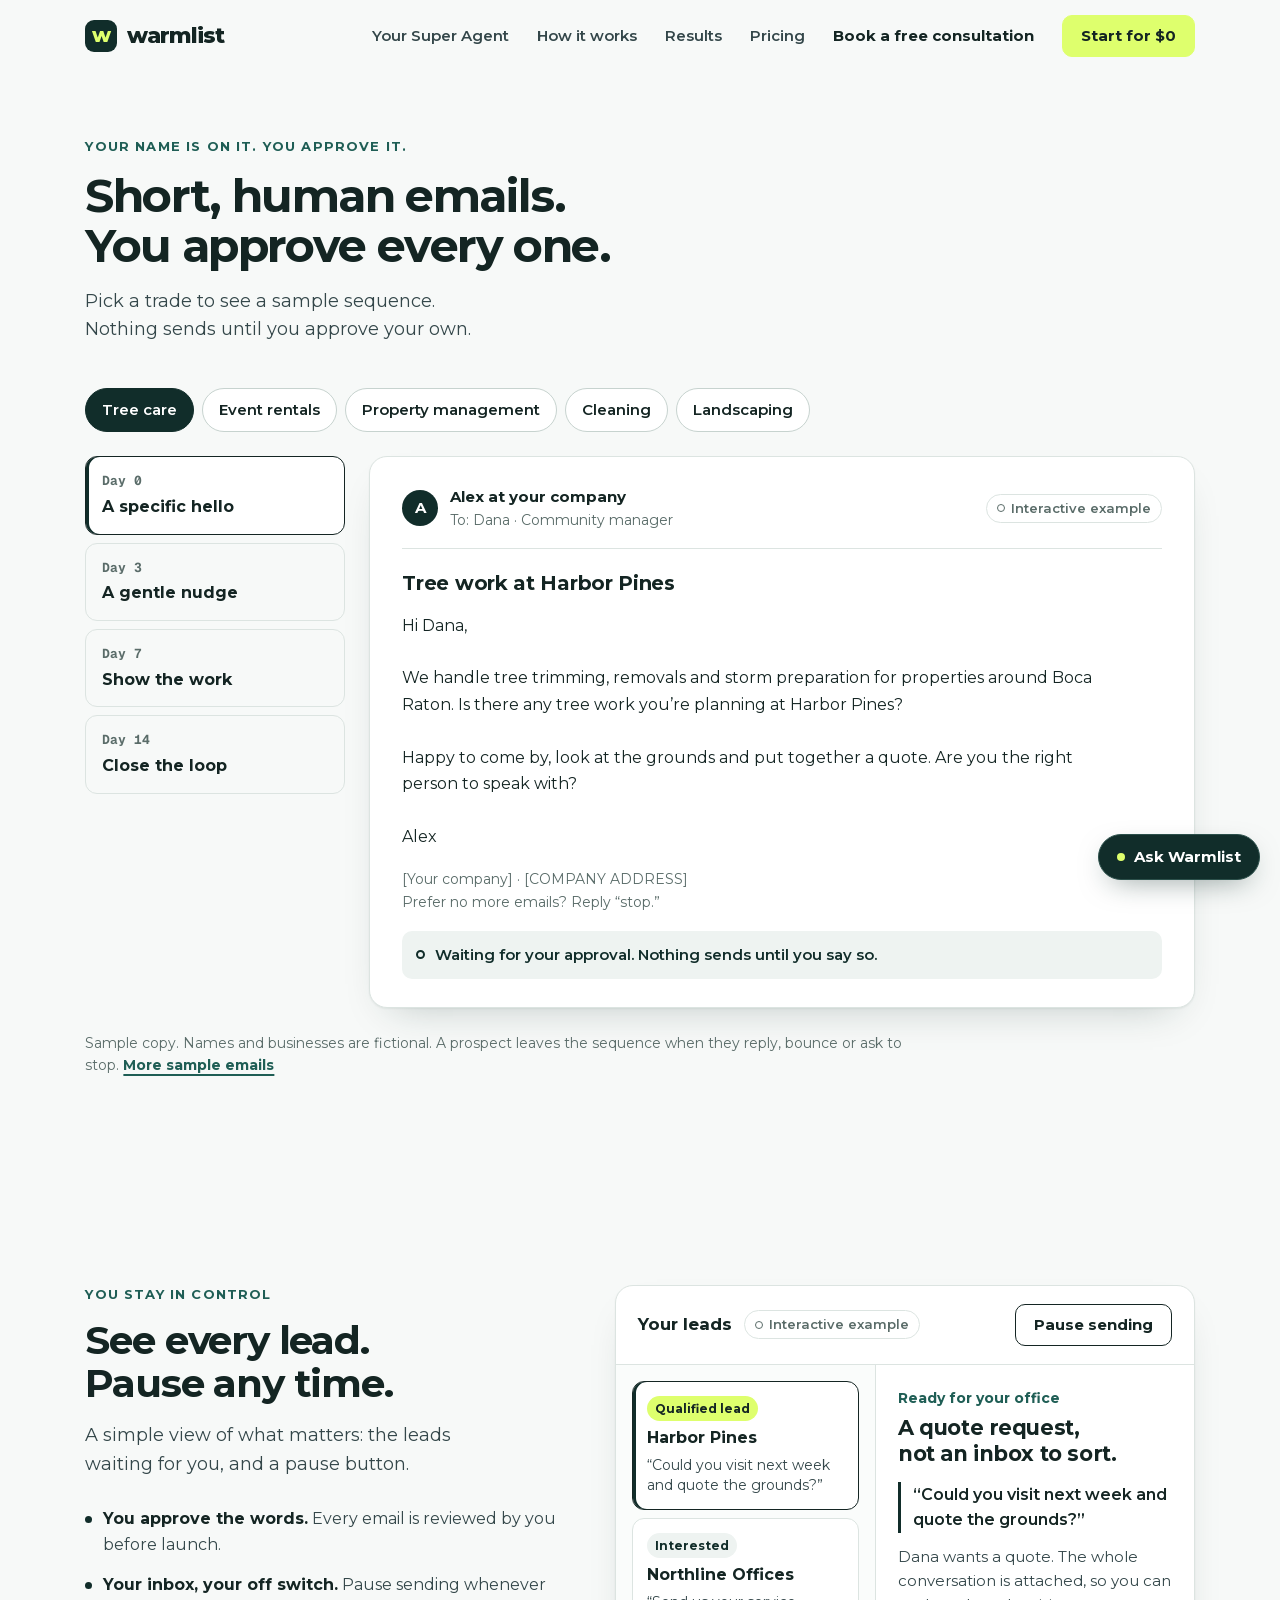
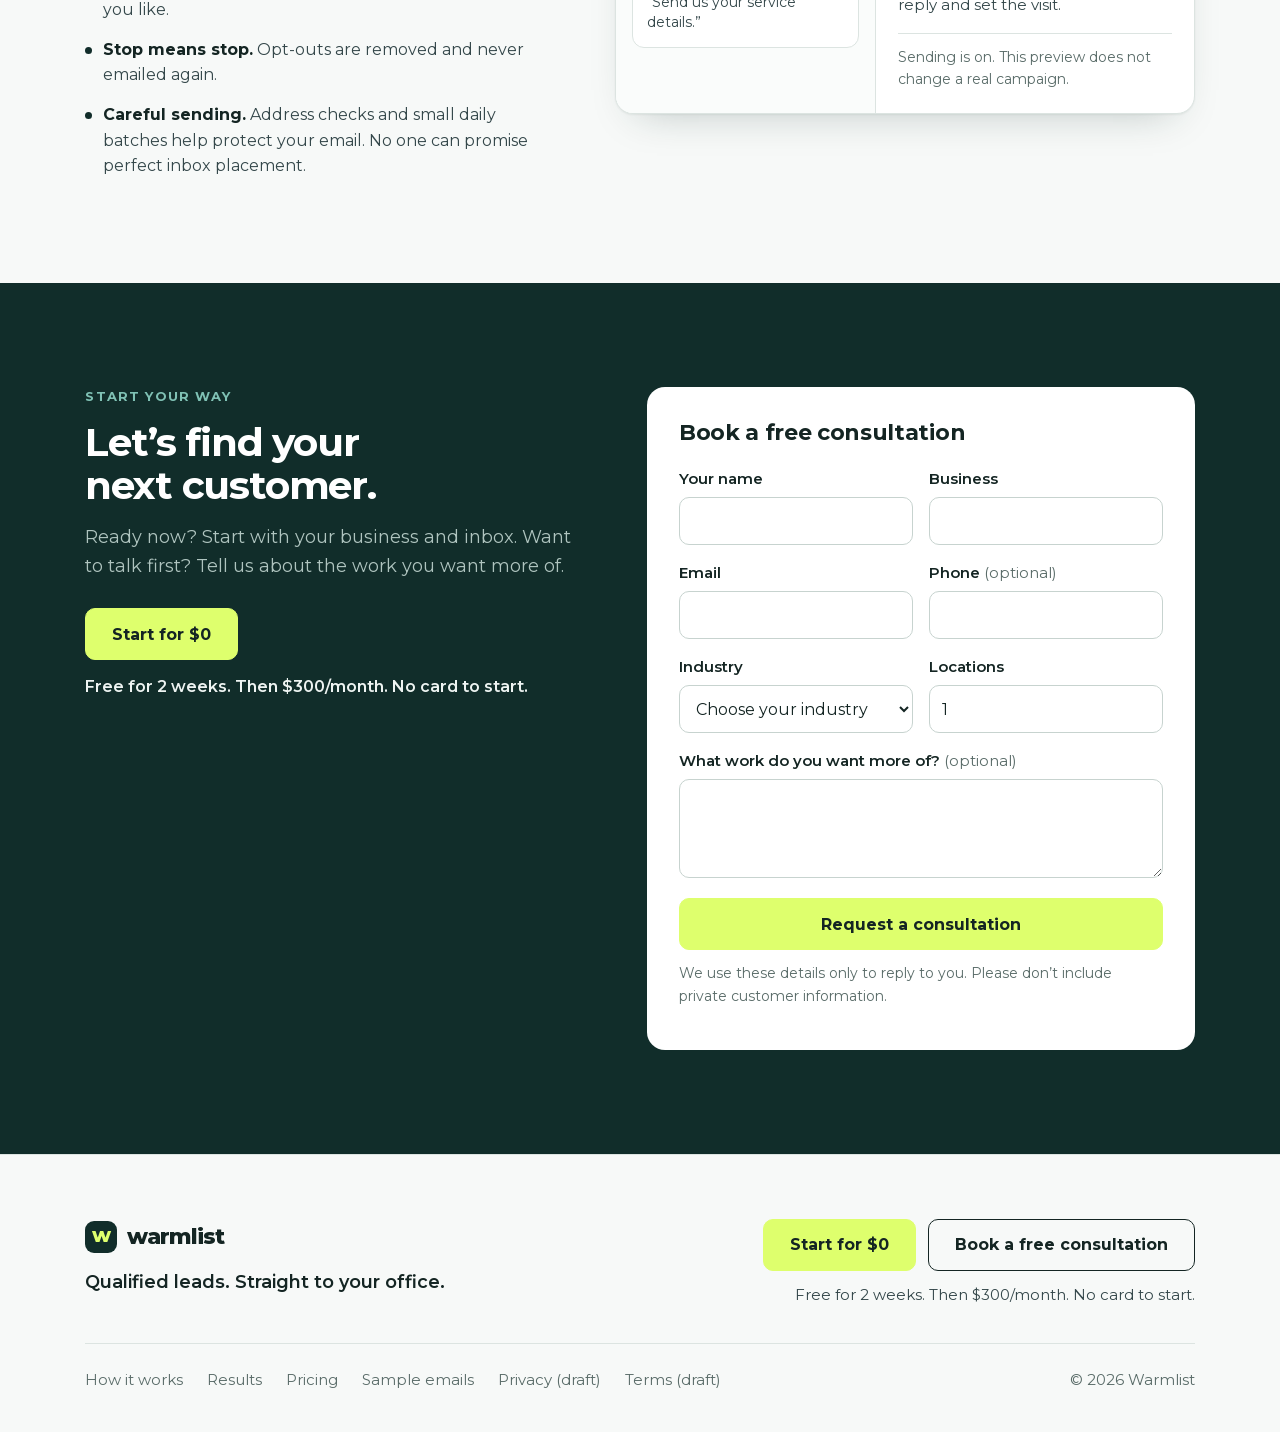
<file: sample-emails.html>
<!doctype html><html lang="en"><head><meta charset="utf-8"><meta name="viewport" content="width=device-width,initial-scale=1"><title>Sample emails · Warmlist</title><meta name="description" content="Sample email sequences for tree care, event rentals, property management, cleaning and landscaping. You approve your own before anything sends."><link rel="canonical" href="https://warmleads.ai/sample-emails.html"><meta property="og:type" content="website"><meta property="og:site_name" content="Warmlist"><meta property="og:title" content="Sample emails · Warmlist"><meta property="og:description" content="Sample email sequences for tree care, event rentals, property management, cleaning and landscaping. You approve your own before anything sends."><meta property="og:url" content="https://warmleads.ai/sample-emails.html"><meta property="og:image" content="https://warmleads.ai/og.png"><meta property="og:image:width" content="1200"><meta property="og:image:height" content="630"><meta property="og:image:alt" content="Warmlist: Qualified leads. Straight to your office. Free for 2 weeks. Then $300/month. No card to start."><meta name="twitter:card" content="summary_large_image"><meta name="twitter:title" content="Sample emails · Warmlist"><meta name="twitter:description" content="Sample email sequences for tree care, event rentals, property management, cleaning and landscaping. You approve your own before anything sends."><meta name="twitter:image" content="https://warmleads.ai/og.png"><meta name="theme-color" content="#112d2a"><link rel="icon" href="favicon.svg" type="image/svg+xml"><link rel="apple-touch-icon" href="apple-touch-icon.png"><link rel="preload" href="assets/montserrat-latin.woff2" as="font" type="font/woff2" crossorigin><link rel="preload" href="assets/geist-mono.woff2" as="font" type="font/woff2" crossorigin><link rel="stylesheet" href="styles.css"><script src="config.js" defer></script><script src="site-data.js" defer></script><script src="app.js" defer></script><script type="application/ld+json">{"@context":"https://schema.org","@graph":[{"@type":"Organization","@id":"https://warmleads.ai/#org","name":"Warmlist","url":"https://warmleads.ai/","logo":"https://warmleads.ai/apple-touch-icon.png","description":"Done-for-you qualified leads for local service businesses. Your Super Agent finds the right people, handles follow-up and sends interested customers to your office."}]}</script></head><body class=""><a class="skip" href="#main">Skip to content</a><header class="site-header"><div class="shell header-inner"><a class="brand" href="index.html" aria-label="Warmlist home"><span class="brand-mark" aria-hidden="true">w</span>warmlist</a><button type="button" class="menu-button" aria-expanded="false" aria-controls="main-nav"><span class="menu-bars" aria-hidden="true"></span>Menu</button><nav id="main-nav" aria-label="Main navigation"><a href="index.html#agents" class="nav-agent">Your Super Agent</a><a href="how-it-works.html">How it works</a><a href="results.html">Results</a><a href="pricing.html">Pricing</a><a class="nav-consult" href="index.html#consult">Book a free consultation</a><a class="button primary small" data-start href="https://app.warmleads.ai/start">Start for $0</a></nav></div></header><main id="main"><section class="section samples" id="sample"><div class="shell"><div class="section-head "><p class="eyebrow">YOUR NAME IS ON IT. YOU APPROVE IT.</p><h1><span class="ln">Short, human emails. </span><span class="ln">You approve every one.</span></h1><p class="section-line">Pick a trade to see a sample sequence. Nothing sends until you approve your own.</p></div>
<div class="industry-options" role="group" aria-label="Choose an industry"><button type="button" data-industry="0" aria-pressed="true" class="chip active">Tree care</button><button type="button" data-industry="1" aria-pressed="false" class="chip">Event rentals</button><button type="button" data-industry="2" aria-pressed="false" class="chip">Property management</button><button type="button" data-industry="3" aria-pressed="false" class="chip">Cleaning</button><button type="button" data-industry="4" aria-pressed="false" class="chip">Landscaping</button></div>
<div class="sequence"><div class="sequence-tabs" role="group" aria-label="Choose an email"><button type="button" data-day="0" aria-pressed="true" class="active"><span>Day 0</span><b>A specific hello</b></button><button type="button" data-day="1" aria-pressed="false"><span>Day 3</span><b>A gentle nudge</b></button><button type="button" data-day="2" aria-pressed="false"><span>Day 7</span><b>Show the work</b></button><button type="button" data-day="3" aria-pressed="false"><span>Day 14</span><b>Close the loop</b></button></div>
<article class="mail"><div class="mail-top"><span class="avatar" aria-hidden="true">A</span><div><b>Alex at your company</b><span id="sample-to">To: Dana · Community manager</span></div><span class="tag-example">Interactive example</span></div><p class="mail-subject" id="sample-subject">Tree work at Harbor Pines</p><div id="sample-body" class="mail-body"></div><p class="mail-footer">[Your company] · [COMPANY ADDRESS]<br>Prefer no more emails? Reply “stop.”</p><div class="mail-approve"><span class="approve-dot" aria-hidden="true"></span><span>Waiting for your approval. Nothing sends until you say so.</span></div></article></div>
<p class="section-note">Sample copy. Names and businesses are fictional. A prospect leaves the sequence when they reply, bounce or ask to stop. <a class="text-link" href="sample-emails.html">More sample emails</a></p>
</div></section><section class="section owner" id="dashboard"><div class="shell owner-grid">
<div class="owner-copy"><div class="section-head "><p class="eyebrow">YOU STAY IN CONTROL</p><h2><span class="ln">See every lead. </span><span class="ln">Pause any time.</span></h2><p class="section-line">A simple view of what matters: the leads waiting for you, and a pause button.</p></div>
<ul class="owner-points"><li><strong>You approve the words.</strong> Every email is reviewed by you before launch.</li><li><strong>Your inbox, your off switch.</strong> Pause sending whenever you like.</li><li><strong>Stop means stop.</strong> Opt-outs are removed and never emailed again.</li><li><strong>Careful sending.</strong> Address checks and small daily batches help protect your email. No one can promise perfect inbox placement.</li></ul></div>
<div class="dash"><div class="dash-top"><div><b>Your leads</b><span class="tag-example">Interactive example</span></div><button type="button" id="dashboard-pause" class="button small secondary" aria-pressed="false">Pause sending</button></div>
<div class="dash-body"><div class="reply-list" role="group" aria-label="Leads waiting for you"><button type="button" data-reply="0" class="active" aria-pressed="true"><span class="rl-tag lead">Qualified lead</span><strong>Harbor Pines</strong><span>“Could you visit next week and quote the grounds?”</span></button><button type="button" data-reply="1" aria-pressed="false"><span class="rl-tag">Interested</span><strong>Northline Offices</strong><span>“Send us your service details.”</span></button></div>
<div class="reply-detail" aria-live="polite"><p class="rd-status" id="reply-status">Ready for your office</p><p class="rd-title" id="reply-title">A quote request, not an inbox to sort.</p><blockquote id="reply-quote">“Could you visit next week and quote the grounds?”</blockquote><p id="reply-action">Dana wants a quote. The whole conversation is attached, so you can reply and set the visit.</p><p class="rd-state" id="dashboard-state">Sending is on. This preview does not change a real campaign.</p></div></div></div>
</div></section><section class="section consult" id="consult"><div class="shell consult-grid"><div class="consult-copy"><p class="eyebrow on-dark">START YOUR WAY</p><h2><span class="ln">Let’s find your </span><span class="ln">next customer.</span></h2><p class="section-line">Ready now? Start with your business and inbox. Want to talk first? Tell us about the work you want more of.</p><div class="actions"><a class="button primary " data-start href="https://app.warmleads.ai/start">Start for $0</a></div><p class="consult-offer">Free for 2 weeks. Then $300/month. No card to start.</p></div>
<form id="consultation-form" novalidate><h3>Book a free consultation</h3><div class="form-grid"><label>Your name<input name="name" autocomplete="name" minlength="2" maxlength="120" required></label><label>Business<input name="business" autocomplete="organization" minlength="2" maxlength="200" required></label><label>Email<input name="email" type="email" autocomplete="email" maxlength="254" required></label><label>Phone <span>(optional)</span><input name="phone" type="tel" autocomplete="tel" maxlength="35"></label><label>Industry<select name="industry" required><option value="">Choose your industry</option><option>Tree care</option><option>Landscaping</option><option>Roofing</option><option>HVAC</option><option>Plumbing</option><option>Electrical</option><option>General contracting</option><option>Painting</option><option>Pest control</option><option>Pool services</option><option>Pressure washing</option><option>Cleaning</option><option>Property management</option><option>Moving</option><option>Event rentals</option><option>Party & event entertainment</option><option>Catering</option><option>Auto detailing</option><option>Med spa</option><option>Other local business</option></select></label><label>Locations<input name="locations" type="number" min="1" max="9999" step="1" value="1" required></label><label class="full">What work do you want more of? <span>(optional)</span><textarea name="message" rows="3" maxlength="2000"></textarea></label></div><div class="honeypot" aria-hidden="true"><label>Website<input name="website" tabindex="-1" autocomplete="off"></label></div><button type="submit" class="button primary">Request a consultation</button><p class="form-note">We use these details only to reply to you. Please don’t include private customer information.</p><p id="consult-status" role="status" tabindex="-1"></p></form></div></section></main><footer class="footer"><div class="shell"><div class="footer-top"><div><a class="brand" href="index.html"><span class="brand-mark" aria-hidden="true">w</span>warmlist</a><p class="footer-line">Qualified leads. Straight to your office.</p></div><div class="footer-cta"><div class="actions"><a class="button primary " data-start href="https://app.warmleads.ai/start">Start for $0</a><a class="button secondary" href="index.html#consult">Book a free consultation</a></div><p>Free for 2 weeks. Then $300/month. No card to start.</p></div></div><div class="footer-bottom"><nav aria-label="Footer"><a href="how-it-works.html">How it works</a><a href="results.html">Results</a><a href="pricing.html">Pricing</a><a href="sample-emails.html">Sample emails</a><a href="privacy.html">Privacy (draft)</a><a href="terms.html">Terms (draft)</a></nav><span>© 2026 Warmlist</span></div></div></footer><button type="button" class="chat-launcher" aria-controls="chat-panel" aria-expanded="false" aria-haspopup="dialog"><span class="chat-dot" aria-hidden="true"></span>Ask Warmlist</button><dialog id="chat-panel" aria-labelledby="chat-title"><div class="chat-head"><div><h2 id="chat-title">Ask Warmlist</h2><p>Answers about the service.</p></div><button type="button" id="chat-close" aria-label="Close chat">×</button></div><div id="chat-messages" role="log" aria-live="polite"><p class="chat-message bot">What would you like to know about finding customers, pricing or getting started?</p></div><div class="chat-suggestions"><button type="button" data-question="How does the pricing work?">How does pricing work?</button><button type="button" data-question="What do the agents do?">What do you do for me?</button></div><form id="chat-form"><label class="sr-only" for="chat-input">Your question</label><input id="chat-input" maxlength="1500" required placeholder="Ask a question…" autocomplete="off"><button class="button primary small" type="submit">Send</button></form><p class="chat-privacy">Don’t share passwords or private customer information.</p></dialog></body></html>
</file>
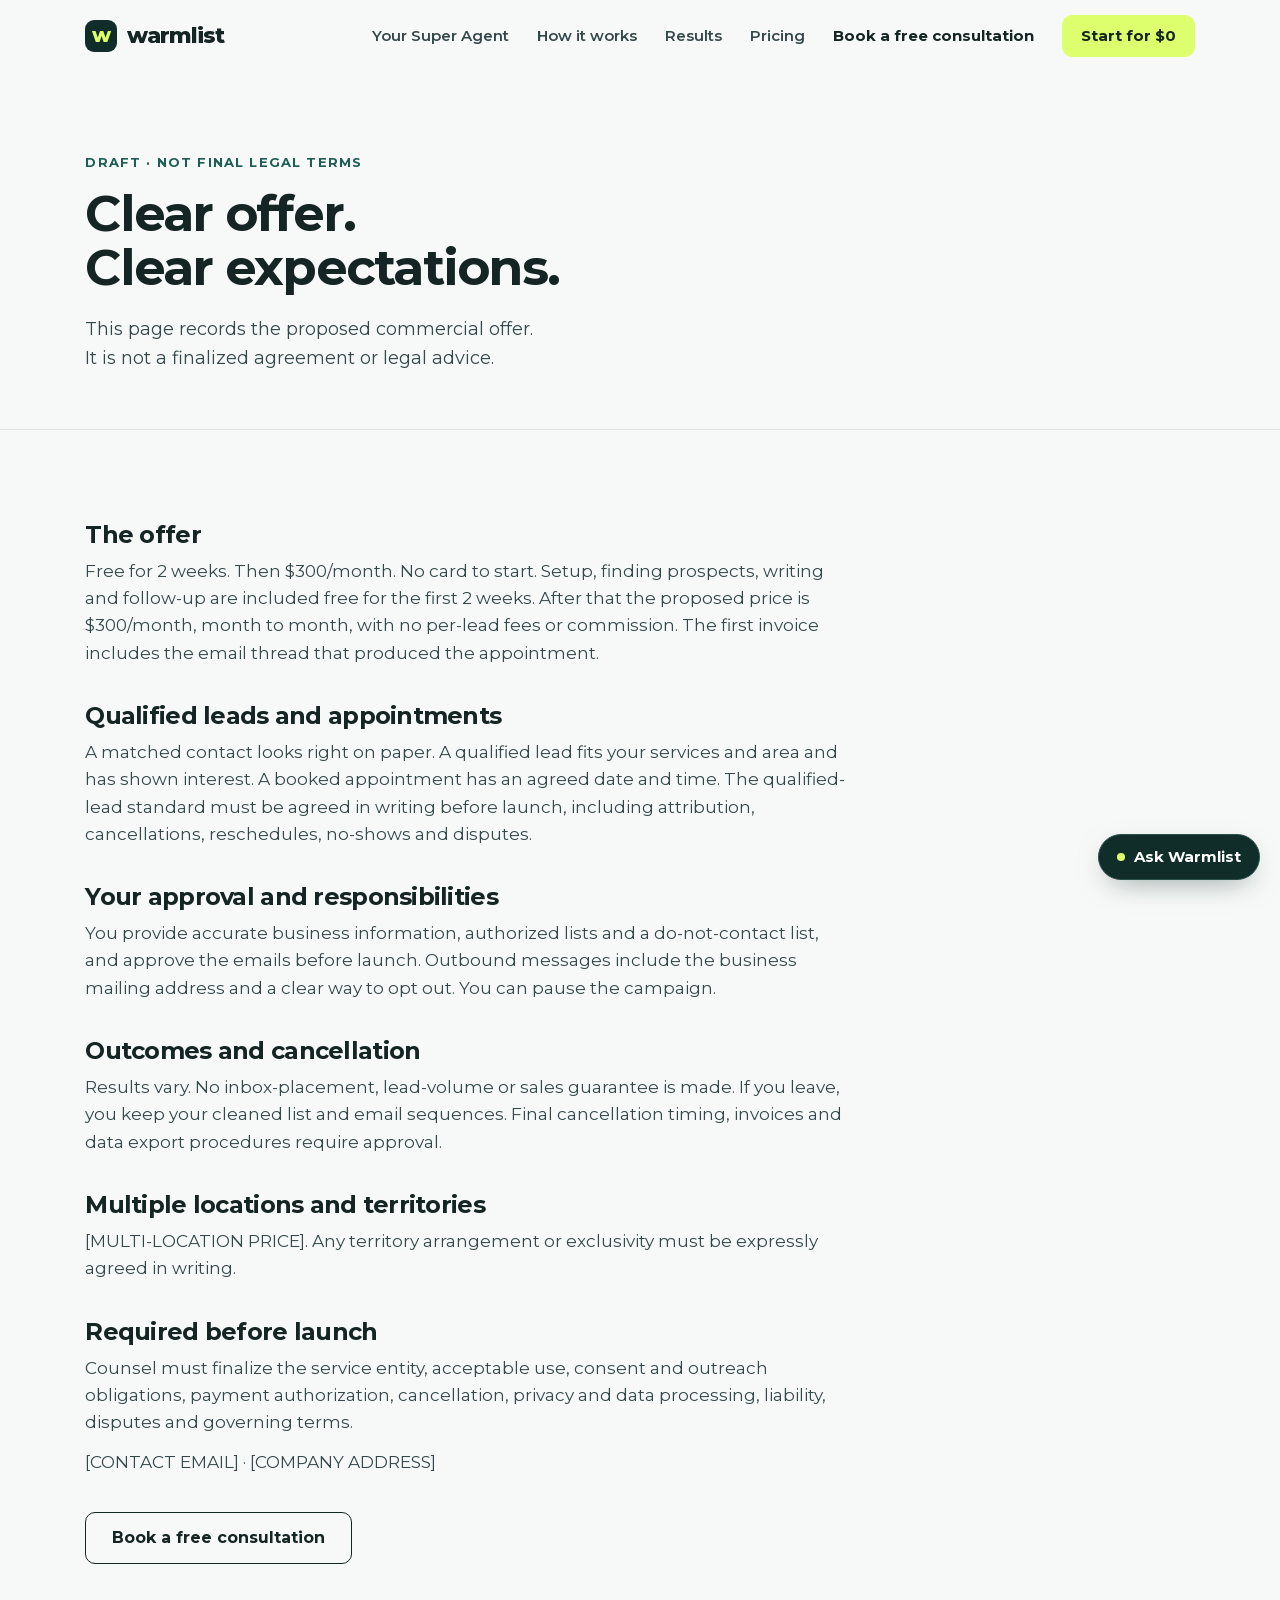
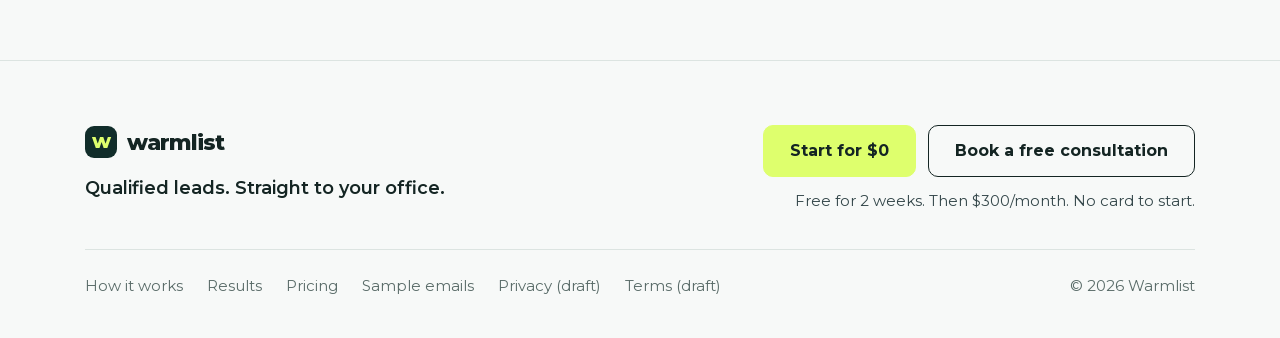
<file: terms.html>
<!doctype html><html lang="en"><head><meta charset="utf-8"><meta name="viewport" content="width=device-width,initial-scale=1"><title>Terms · draft for legal review · Warmlist</title><meta name="description" content="Draft commercial terms for review. Free for 2 weeks. Then $300/month. No card to start."><link rel="canonical" href="https://warmleads.ai/terms.html"><meta property="og:type" content="website"><meta property="og:site_name" content="Warmlist"><meta property="og:title" content="Terms · draft for legal review · Warmlist"><meta property="og:description" content="Draft commercial terms for review. Free for 2 weeks. Then $300/month. No card to start."><meta property="og:url" content="https://warmleads.ai/terms.html"><meta property="og:image" content="https://warmleads.ai/og.png"><meta property="og:image:width" content="1200"><meta property="og:image:height" content="630"><meta property="og:image:alt" content="Warmlist: Qualified leads. Straight to your office. Free for 2 weeks. Then $300/month. No card to start."><meta name="twitter:card" content="summary_large_image"><meta name="twitter:title" content="Terms · draft for legal review · Warmlist"><meta name="twitter:description" content="Draft commercial terms for review. Free for 2 weeks. Then $300/month. No card to start."><meta name="twitter:image" content="https://warmleads.ai/og.png"><meta name="theme-color" content="#112d2a"><link rel="icon" href="favicon.svg" type="image/svg+xml"><link rel="apple-touch-icon" href="apple-touch-icon.png"><link rel="preload" href="assets/montserrat-latin.woff2" as="font" type="font/woff2" crossorigin><link rel="preload" href="assets/geist-mono.woff2" as="font" type="font/woff2" crossorigin><link rel="stylesheet" href="styles.css"><script src="config.js" defer></script><script src="site-data.js" defer></script><script src="app.js" defer></script><script type="application/ld+json">{"@context":"https://schema.org","@graph":[{"@type":"Organization","@id":"https://warmleads.ai/#org","name":"Warmlist","url":"https://warmleads.ai/","logo":"https://warmleads.ai/apple-touch-icon.png","description":"Done-for-you qualified leads for local service businesses. Your Super Agent finds the right people, handles follow-up and sends interested customers to your office."}]}</script></head><body class=""><a class="skip" href="#main">Skip to content</a><header class="site-header"><div class="shell header-inner"><a class="brand" href="index.html" aria-label="Warmlist home"><span class="brand-mark" aria-hidden="true">w</span>warmlist</a><button type="button" class="menu-button" aria-expanded="false" aria-controls="main-nav"><span class="menu-bars" aria-hidden="true"></span>Menu</button><nav id="main-nav" aria-label="Main navigation"><a href="index.html#agents" class="nav-agent">Your Super Agent</a><a href="how-it-works.html">How it works</a><a href="results.html">Results</a><a href="pricing.html">Pricing</a><a class="nav-consult" href="index.html#consult">Book a free consultation</a><a class="button primary small" data-start href="https://app.warmleads.ai/start">Start for $0</a></nav></div></header><main id="main"><section class="page-intro"><div class="shell"><p class="eyebrow">DRAFT · NOT FINAL LEGAL TERMS</p><h1><span class="ln">Clear offer. </span><span class="ln">Clear expectations.</span></h1><p class="page-lede">This page records the proposed commercial offer. It is not a finalized agreement or legal advice.</p></div></section><section class="legal-copy"><div class="shell narrow"><h2>The offer</h2><p>Free for 2 weeks. Then $300/month. No card to start. Setup, finding prospects, writing and follow-up are included free for the first 2 weeks. After that the proposed price is $300/month, month to month, with no per-lead fees or commission. The first invoice includes the email thread that produced the appointment.</p><h2>Qualified leads and appointments</h2><p>A matched contact looks right on paper. A qualified lead fits your services and area and has shown interest. A booked appointment has an agreed date and time. The qualified-lead standard must be agreed in writing before launch, including attribution, cancellations, reschedules, no-shows and disputes.</p><h2>Your approval and responsibilities</h2><p>You provide accurate business information, authorized lists and a do-not-contact list, and approve the emails before launch. Outbound messages include the business mailing address and a clear way to opt out. You can pause the campaign.</p><h2>Outcomes and cancellation</h2><p>Results vary. No inbox-placement, lead-volume or sales guarantee is made. If you leave, you keep your cleaned list and email sequences. Final cancellation timing, invoices and data export procedures require approval.</p><h2>Multiple locations and territories</h2><p>[MULTI-LOCATION PRICE]. Any territory arrangement or exclusivity must be expressly agreed in writing.</p><h2>Required before launch</h2><p>Counsel must finalize the service entity, acceptable use, consent and outreach obligations, payment authorization, cancellation, privacy and data processing, liability, disputes and governing terms.</p><p>[CONTACT EMAIL] · [COMPANY ADDRESS]</p><a class="button secondary" href="index.html#consult">Book a free consultation</a></div></section></main><footer class="footer"><div class="shell"><div class="footer-top"><div><a class="brand" href="index.html"><span class="brand-mark" aria-hidden="true">w</span>warmlist</a><p class="footer-line">Qualified leads. Straight to your office.</p></div><div class="footer-cta"><div class="actions"><a class="button primary " data-start href="https://app.warmleads.ai/start">Start for $0</a><a class="button secondary" href="index.html#consult">Book a free consultation</a></div><p>Free for 2 weeks. Then $300/month. No card to start.</p></div></div><div class="footer-bottom"><nav aria-label="Footer"><a href="how-it-works.html">How it works</a><a href="results.html">Results</a><a href="pricing.html">Pricing</a><a href="sample-emails.html">Sample emails</a><a href="privacy.html">Privacy (draft)</a><a href="terms.html">Terms (draft)</a></nav><span>© 2026 Warmlist</span></div></div></footer><button type="button" class="chat-launcher" aria-controls="chat-panel" aria-expanded="false" aria-haspopup="dialog"><span class="chat-dot" aria-hidden="true"></span>Ask Warmlist</button><dialog id="chat-panel" aria-labelledby="chat-title"><div class="chat-head"><div><h2 id="chat-title">Ask Warmlist</h2><p>Answers about the service.</p></div><button type="button" id="chat-close" aria-label="Close chat">×</button></div><div id="chat-messages" role="log" aria-live="polite"><p class="chat-message bot">What would you like to know about finding customers, pricing or getting started?</p></div><div class="chat-suggestions"><button type="button" data-question="How does the pricing work?">How does pricing work?</button><button type="button" data-question="What do the agents do?">What do you do for me?</button></div><form id="chat-form"><label class="sr-only" for="chat-input">Your question</label><input id="chat-input" maxlength="1500" required placeholder="Ask a question…" autocomplete="off"><button class="button primary small" type="submit">Send</button></form><p class="chat-privacy">Don’t share passwords or private customer information.</p></dialog></body></html>
</file>
<file: styles.css>
/* Warmlist · Concept A "Qualified Leads, Delivered". Field Command base with the A delta:
   bright neutral #F7F9F8, ink #142523, deep petrol #112D2A. Lime #DEFF6D only for the main CTA,
   the active step and the delivered lead. No gradients, no glows, no page zoom. */
@font-face{font-family:Mont;src:url('assets/montserrat-latin.woff2') format('woff2');font-style:normal;font-weight:100 900;font-display:swap}
@font-face{font-family:GeistMono;src:url('assets/geist-mono.woff2') format('woff2');font-style:normal;font-weight:100 900;font-display:swap}
:root{
  --bg:#F7F9F8;--surface:#FFFFFF;--soft:#EEF3F1;--ink:#142523;--text:#34474A;--muted:#5A6C69;--line:#DCE4E1;--line-2:#C7D3CF;
  --petrol:#112D2A;--petrol-2:#173A36;--petrol-3:#1D4540;--dline:#2B4F4A;--on-dark:#EEF4F2;--on-dark-2:#AFC4BF;--teal:#7FC1B4;--teal-ink:#1F5E55;
  --lime:#DEFF6D;--lime-press:#D2F55A;
  --font:Mont,"Helvetica Neue",Arial,sans-serif;--mono:GeistMono,ui-monospace,monospace;
  --shell:1248px;--gutter:clamp(20px,6.67vw,96px);--r:14px;
  --shadow:0 1px 2px rgba(17,45,42,.06),0 18px 40px -22px rgba(17,45,42,.28);
}
*{box-sizing:border-box}
html{scroll-behavior:smooth;scroll-padding-top:88px;-webkit-text-size-adjust:100%}
body{margin:0;background:var(--bg);color:var(--ink);font:400 17px/1.6 var(--font);-webkit-font-smoothing:antialiased;text-rendering:optimizeLegibility}
button,input,select,textarea{font:inherit;color:inherit}
button{cursor:pointer}
a{color:inherit;text-decoration:none}
img,svg{max-width:100%}
h1,h2,h3,p,ul,ol,dl,dd,blockquote,figure{margin:0}
ul,ol{padding:0;list-style:none}
h1,h2,h3{color:var(--ink);font-weight:700;letter-spacing:-.03em}
h2{font-size:clamp(30px,3.05vw,44px);line-height:1.1}
h3{font-size:20px;line-height:1.3;letter-spacing:-.015em}
[hidden]{display:none!important}
:focus-visible{outline:3px solid #2F7A6F;outline-offset:3px;border-radius:6px}
.bench :focus-visible,.consult-copy :focus-visible{outline-color:var(--lime)}
.sr-only{position:absolute;width:1px;height:1px;padding:0;margin:-1px;overflow:hidden;clip:rect(0,0,0,0);white-space:nowrap;border:0}
.skip{position:absolute;left:16px;top:-60px;z-index:50;background:var(--ink);color:#fff;padding:10px 16px;border-radius:8px}.skip:focus{top:12px}
.shell{width:min(var(--shell),calc(100% - 2*var(--gutter)));margin-inline:auto}
.shell.narrow{width:min(760px,calc(100% - 2*var(--gutter)));margin-left:calc((100% - min(var(--shell),100% - 2*var(--gutter)))/2)}

/* ---------- buttons, labels ---------- */
.button{display:inline-flex;align-items:center;justify-content:center;gap:10px;min-height:52px;padding:0 26px;border-radius:10px;border:1.5px solid transparent;font-weight:700;font-size:16px;line-height:1.2;white-space:nowrap;transition:background .16s,border-color .16s,color .16s}
.button.small{min-height:42px;padding:0 18px;font-size:15px}
.primary{background:var(--lime);color:var(--ink);border-color:var(--lime)}
.primary:hover{background:var(--lime-press);border-color:var(--lime-press)}
.secondary{background:transparent;color:var(--ink);border-color:var(--ink)}
.secondary:hover{background:var(--ink);color:#fff}
.ghost{background:transparent;color:var(--on-dark);border-color:var(--dline)}
.ghost:hover{border-color:var(--on-dark-2)}
.actions{display:flex;flex-wrap:wrap;gap:12px}
.text-link{display:inline-flex;align-items:center;gap:6px;background:none;border:0;padding:0;font-weight:700;color:var(--teal-ink);text-decoration:underline;text-decoration-thickness:1.5px;text-underline-offset:4px;cursor:pointer}
.text-link:hover{color:var(--ink)}
.eyebrow{font-size:13px;line-height:1.4;font-weight:700;letter-spacing:.09em;color:var(--teal-ink);margin-bottom:16px}
.eyebrow.on-dark{color:var(--teal)}
.tag-example{display:inline-flex;align-items:center;gap:6px;font-size:13px;font-weight:600;line-height:1;color:var(--muted);padding:7px 10px;border:1px solid var(--line);border-radius:999px;background:var(--surface);white-space:nowrap}
.tag-example::before{content:"";width:6px;height:6px;border-radius:50%;border:1.5px solid currentColor}
.tag-example.on-dark{color:var(--on-dark-2);border-color:var(--dline);background:transparent}
.local-badge{display:inline-flex;align-items:center;gap:8px;font-size:14px;font-weight:700;color:var(--petrol);background:var(--soft);border:1px solid var(--line);border-radius:999px;padding:6px 12px;white-space:nowrap}
.local-badge i{width:14px;height:14px;border-radius:4px;border:2px solid currentColor;position:relative;flex:none}
.local-badge i::after{content:"";position:absolute;inset:2px;border-radius:1px;background:currentColor}
.local-badge.on-dark{color:var(--on-dark);background:var(--petrol-3);border-color:var(--dline)}
.q-badge{display:inline-flex;align-items:center;gap:7px;background:var(--lime);color:var(--ink);font-weight:700;font-size:14px;line-height:1;padding:8px 12px;border-radius:999px;white-space:nowrap}
.q-badge::before{content:"";width:7px;height:7px;border-radius:50%;background:var(--ink)}
.ic{width:18px;height:18px;flex:none}

/* ---------- AI-word highlights (Pat 9/29): lime marker behind dark text on light; lime text on petrol ---------- */
mark.hl{display:inline;white-space:nowrap;color:inherit;background:linear-gradient(transparent 12%,var(--lime) 12% 88%,transparent 88%);padding:0 .15em;border-radius:.15em;-webkit-box-decoration-break:clone;box-decoration-break:clone}
.eyebrow mark.hl{color:var(--ink);background:var(--lime);padding:.1em .4em;border-radius:4px}
mark.hl-dark{background:none;color:var(--lime);font-weight:700}
.local-badge{color:var(--ink)!important;background:var(--lime)!important;border-color:var(--lime)!important}
.avatar.sa{background:var(--lime);color:var(--ink);font-size:13px;font-weight:800}

/* ---------- header ---------- */
.site-header{position:sticky;top:0;z-index:30;background:rgba(247,249,248,.94);-webkit-backdrop-filter:saturate(1.2) blur(8px);backdrop-filter:saturate(1.2) blur(8px);border-bottom:1px solid transparent;transition:border-color .2s}
.site-header.scrolled{border-bottom-color:var(--line)}
.header-inner{height:72px;display:flex;align-items:center;justify-content:space-between;gap:24px}
.brand{display:inline-flex;align-items:center;gap:10px;font-size:22px;font-weight:800;letter-spacing:-.05em;color:var(--ink)}
.brand-mark{width:32px;height:32px;border-radius:9px;background:var(--petrol);color:var(--lime);display:grid;place-items:center;font-size:20px;font-weight:800;letter-spacing:-.06em;line-height:1;padding-bottom:3px}
.site-header nav{display:flex;align-items:center;gap:28px;font-size:15px;font-weight:600}
.site-header nav>a:not(.button){color:var(--text)}
.site-header nav>a:not(.button):hover{color:var(--ink);text-decoration:underline;text-underline-offset:6px}
.site-header .nav-consult{color:var(--ink)!important;font-weight:700}
.menu-button{display:none}
.configuration-note{font-size:13px;line-height:1.5;text-align:center;color:var(--muted);background:var(--soft);border-bottom:1px solid var(--line);padding:8px 20px}

/* ---------- hero ---------- */
.hero{padding:40px 0 72px}
.hero-grid{display:grid;grid-template-columns:minmax(0,690fr) minmax(0,494fr);gap:64px;align-items:start}
.hero-copy{padding-top:8px}
.hero h1{font-size:clamp(38px,3.9vw,56px);line-height:1.07;letter-spacing:-.035em;font-weight:700;max-width:690px}
.hero-sub{font-size:18px;line-height:1.6;color:var(--text);max-width:560px;margin-top:20px}
.hero-actions{display:flex;flex-wrap:wrap;gap:12px;margin-top:24px}
.hero-offer{font-size:16px;line-height:1.55;color:var(--text);margin-top:14px;max-width:620px}
.hero-offer strong{color:var(--ink);font-weight:700}
.hero-foot{margin-top:24px;padding-top:20px;border-top:1px solid var(--line);display:grid;gap:12px;max-width:690px}
.hero-proof{font-size:16px;line-height:1.55;color:var(--text)}
.hero-proof strong{color:var(--ink)}
.hero-proof span{display:block;font-size:14px;color:var(--muted);margin-top:2px}
.local-line{display:flex;align-items:center;flex-wrap:wrap;gap:8px 12px;font-size:15px;line-height:1.45;color:var(--text)}

.lead-card{background:var(--surface);border:1px solid var(--line);border-radius:18px;box-shadow:var(--shadow);overflow:hidden;animation:deliver .3s cubic-bezier(.2,.7,.2,1) .12s both}
.lead-top{display:flex;align-items:center;justify-content:space-between;gap:12px;padding:16px 24px;border-bottom:1px solid var(--line)}
.lead-for{display:inline-flex;align-items:center;gap:9px;font-size:14px;font-weight:700;color:var(--ink)}
.lead-for i{width:9px;height:9px;border-radius:50%;background:var(--lime);box-shadow:0 0 0 3px #eef9c4}
.lead-body{padding:22px 24px 4px}
.lead-kicker{font-size:14px;font-weight:700;color:var(--teal-ink)}
.lead-org{font-size:26px;line-height:1.2;font-weight:700;letter-spacing:-.025em;margin-top:6px}
.lead-org span{color:var(--muted);font-weight:600;white-space:nowrap}
.lead-facts{display:grid;grid-template-columns:auto 1fr;gap:4px 24px;margin-top:14px;font-size:15px}
.lead-facts div{display:contents}
.lead-facts dt{color:var(--muted)}
.lead-facts dd{color:var(--ink);font-weight:600}
.lead-quote{margin-top:16px;padding:14px 16px;background:var(--soft);border-left:3px solid var(--petrol);border-radius:4px 10px 10px 4px}
.lead-quote p{font-size:17px;line-height:1.45;font-weight:600;color:var(--ink)}
.lead-quote cite{display:block;font-style:normal;font-size:14px;color:var(--muted);margin-top:6px}
.lead-checks{display:flex;flex-wrap:wrap;gap:6px;margin-top:16px}
.lead-checks li{display:inline-flex;align-items:center;gap:6px;font-size:14px;font-weight:600;color:var(--petrol);border:1px solid var(--line);border-radius:999px;padding:5px 10px 5px 7px;white-space:nowrap}
.lead-checks .ic{width:15px;height:15px;color:var(--teal-ink)}
.lead-status{display:flex;align-items:center;flex-wrap:wrap;gap:10px 12px;padding:16px 24px 0;font-size:14px;color:var(--muted)}
.lead-status .q-badge{animation:pop .28s ease-out .5s both}
.lead-actions{display:flex;align-items:center;justify-content:space-between;flex-wrap:wrap;gap:12px;padding:18px 24px 22px}
.lead-toggle{min-height:44px;padding:0 16px;border-radius:10px;border:1.5px solid var(--ink);background:var(--surface);font-weight:700;font-size:15px}
.lead-toggle:hover,.lead-toggle[aria-expanded="true"]{background:var(--ink);color:#fff}
.lead-found{font-size:15px;font-weight:700;color:var(--teal-ink);text-decoration:underline;text-underline-offset:4px;text-decoration-thickness:1.5px}
.thread{border-top:1px solid var(--line);background:#FAFCFB;padding:18px 24px 22px;display:grid;gap:10px}
.msg{padding:12px 14px;border-radius:12px;font-size:15px;line-height:1.5;color:var(--text);max-width:92%}
.msg-meta{font-size:13px;color:var(--muted);margin-bottom:4px}
.msg-meta b{color:var(--ink)}
.msg.out{background:var(--surface);border:1px solid var(--line)}
.msg.in{background:var(--soft);border:1px solid var(--line-2);justify-self:end;color:var(--ink);font-weight:500}
.msg.note{max-width:none;background:transparent;border:1px dashed var(--line-2);color:var(--muted);font-size:14px}
.msg.note b{color:var(--ink)}
@keyframes deliver{from{opacity:0;transform:translateY(12px)}to{opacity:1;transform:none}}
@keyframes pop{from{opacity:0;transform:scale(.92)}to{opacity:1;transform:none}}

/* ---------- sections ---------- */
.section{padding:104px 0}
.section-head{max-width:760px;margin-bottom:44px}
.section-line{font-size:18px;line-height:1.6;color:var(--text);margin-top:16px;max-width:680px}
.section-note{font-size:14px;color:var(--muted);margin-top:24px;max-width:860px}

/* ---------- industries band ---------- */
.hero-for{font-size:15px;font-weight:600;color:var(--petrol);margin-top:10px;max-width:690px}
.industries{background:var(--surface);border-top:1px solid var(--line);padding:48px 0 44px}
.ind-head{display:flex;justify-content:space-between;align-items:baseline;gap:12px 32px;flex-wrap:wrap;margin-bottom:20px}
.ind-head h2{font-size:26px;letter-spacing:-.025em}
.ind-head p{font-size:15px;color:var(--muted)}
.ind-groups{display:flex;flex-wrap:wrap;gap:8px}
.ind-group{display:inline-flex;align-items:center;gap:8px;min-height:44px;padding:0 14px 0 16px;border-radius:999px;border:1px solid var(--line-2);background:var(--surface);font-weight:700;font-size:15px;color:var(--ink)}
.ind-group:hover{border-color:var(--ink)}
.ind-group.active{background:var(--petrol);border-color:var(--petrol);color:#fff}
.ind-count{font-size:12px;font-weight:700;min-width:22px;height:22px;padding:0 6px;border-radius:999px;background:var(--soft);color:var(--muted);display:grid;place-items:center}
.ind-group.active .ind-count{background:rgba(255,255,255,.14);color:#fff}
.ind-panel{display:flex;flex-wrap:wrap;gap:8px 8px;margin-top:16px;padding-top:16px;border-top:1px solid var(--line)}
.ind-name{display:inline-flex;align-items:center;gap:7px;min-height:38px;padding:0 13px;border-radius:10px;background:var(--bg);border:1px solid var(--line);font-size:15px;font-weight:500;color:var(--text)}
button.ind-name{cursor:pointer;color:var(--ink);font-weight:600}
button.ind-name::before{content:"";width:7px;height:7px;border-radius:50%;background:var(--lime);box-shadow:0 0 0 1.5px var(--petrol)}
button.ind-name:hover{border-color:var(--ink)}

/* ---------- workbench ---------- */
.bench{background:var(--petrol);color:var(--on-dark);padding:88px 0 80px}
.bench h2,.bench h3{color:#fff}
.bench .section-line{color:var(--on-dark-2)}
.bench-head{display:flex;justify-content:space-between;align-items:flex-end;gap:32px;margin-bottom:36px}
.bench-head>div:first-child{max-width:680px}
.bench-play{display:flex;flex-direction:column;align-items:flex-end;gap:12px;flex:none}
.play-row{display:flex;gap:10px}
.play-ic{width:0;height:0;border-left:10px solid currentColor;border-top:6px solid transparent;border-bottom:6px solid transparent}
.is-pause .play-ic{width:10px;height:12px;border:0;border-left:3px solid currentColor;border-right:3px solid currentColor}
.bench-controls{display:flex;gap:20px;align-items:flex-end;padding:20px;border:1px solid var(--dline);border-radius:var(--r);background:rgba(255,255,255,.02)}
.ctl{display:grid;gap:8px;min-width:0}
.ctl-trade{flex:1}
.ctl-area{width:250px;flex:none}
.ctl-label{font-size:14px;font-weight:700;color:var(--on-dark-2)}
.trade-row{display:flex;align-items:center;gap:8px;min-width:0}
.trade-strip{display:flex;gap:8px;overflow-x:auto;scroll-behavior:smooth;scrollbar-width:none;padding:2px;min-width:0;flex:1;-webkit-mask-image:linear-gradient(90deg,#000 92%,transparent);mask-image:linear-gradient(90deg,#000 92%,transparent)}
.trade-strip::-webkit-scrollbar{display:none}
.trade{flex:none;min-height:44px;padding:0 16px;border-radius:999px;border:1px solid var(--dline);background:transparent;color:var(--on-dark);font-weight:600;font-size:15px;white-space:nowrap}
.trade:hover{border-color:var(--on-dark-2)}
.trade.active{background:var(--lime);border-color:var(--lime);color:var(--ink);font-weight:700}
.trade-nav{flex:none;width:44px;height:44px;border-radius:50%;border:1px solid var(--dline);background:transparent;color:var(--on-dark);font-size:22px;line-height:1;display:grid;place-items:center;padding-bottom:3px}
.trade-nav:hover{border-color:var(--on-dark-2)}
.select-wrap{position:relative}
.select-wrap::after{content:"";position:absolute;right:16px;top:50%;width:8px;height:8px;border-right:2px solid var(--on-dark-2);border-bottom:2px solid var(--on-dark-2);transform:translateY(-70%) rotate(45deg);pointer-events:none}
#bench-area{width:100%;min-height:44px;padding:0 40px 0 14px;border-radius:10px;border:1px solid var(--dline);background:var(--petrol-2);color:var(--on-dark);font-size:16px;font-weight:600;appearance:none;-webkit-appearance:none}

.hub{margin-top:40px}
.sa-card{position:relative;display:grid;grid-template-columns:auto 1fr auto;grid-template-areas:"mark text badge" "now now now";gap:14px 16px;align-items:center;width:min(640px,100%);margin:0 auto;padding:20px 22px;text-align:left;background:var(--petrol-2);border:1.5px solid var(--dline);border-radius:16px;color:var(--on-dark)}
.sa-card:hover{border-color:var(--on-dark-2)}
.sa-card.active{border-color:var(--lime)}
.sa-mark{grid-area:mark;width:48px;height:48px;border-radius:12px;background:var(--on-dark);color:var(--petrol);display:grid;place-items:center;font-weight:800;font-size:16px;letter-spacing:.02em}
.sa-text{grid-area:text;display:grid;gap:2px}
.sa-name{font-size:20px;font-weight:700;color:#fff;letter-spacing:-.02em}
.sa-cap{font-size:15px;color:var(--on-dark-2)}
.sa-card .local-badge{grid-area:badge}
.sa-now{grid-area:now;display:flex;align-items:baseline;gap:10px;padding-top:14px;border-top:1px solid var(--dline);font-size:15px;color:var(--on-dark)}
.sa-now-label{font-size:13px;font-weight:700;letter-spacing:.06em;text-transform:uppercase;color:var(--teal)}
.agent-cards{position:relative;display:grid;grid-template-columns:repeat(6,minmax(0,1fr));gap:14px;margin-top:56px}
.agent-cards::before{content:"";position:absolute;top:-28px;left:calc(100%/12);right:calc(100%/12);border-top:1.5px solid var(--dline)}
.agent-cards::after{content:"";position:absolute;top:-56px;left:50%;height:28px;border-left:1.5px solid var(--dline)}
.agent-cards li{position:relative}
.agent-cards li::before{content:"";position:absolute;top:-28px;left:50%;height:28px;border-left:1.5px solid var(--dline)}
.agent-cards li:has(.agent-card.active)::before{border-left-color:var(--lime)}
.agent-card{width:100%;height:100%;min-height:152px;display:flex;flex-direction:column;align-items:flex-start;gap:6px;text-align:left;padding:16px;border-radius:12px;border:1.5px solid var(--dline);background:var(--petrol-2);color:var(--on-dark)}
.agent-card:hover{border-color:var(--on-dark-2)}
.agent-card.active{border-color:var(--lime);background:var(--petrol-3)}
.ac-name{font-size:16px;font-weight:700;color:#fff;line-height:1.25}
.ac-cap{font-size:14px;line-height:1.45;color:var(--on-dark-2)}
.ac-status{margin-top:auto;padding-top:10px;display:flex;gap:7px;align-items:baseline;font-size:13px;line-height:1.4;font-weight:600;color:var(--on-dark-2)}
.ac-status::before{content:"";flex:none;width:7px;height:7px;border-radius:50%;border:1.5px solid var(--on-dark-2);transform:translateY(-1px)}
.agent-card.done .ac-status{color:var(--on-dark)}
.agent-card.done .ac-status::before{background:var(--teal);border-color:var(--teal)}
.agent-card.active .ac-status::before{background:var(--lime);border-color:var(--lime)}
.agent-cards li:last-child .agent-card.done .ac-status{color:var(--lime)}

.bench-grid{display:grid;grid-template-columns:minmax(0,1fr) minmax(0,1fr);gap:20px;margin-top:28px;align-items:start}
.bench-detail,.bench-activity{background:var(--petrol-2);border:1px solid var(--dline);border-radius:16px;padding:28px}
.bench-detail{display:flex;flex-direction:column;gap:24px}
.bd-kicker{font-size:14px;font-weight:700;color:var(--teal)}
.bd-copy h3{font-size:26px;margin-top:6px;letter-spacing:-.025em}
.bd-desc{font-size:16px;line-height:1.6;color:var(--on-dark-2);margin-top:8px}
.bd-now{margin-top:18px;padding:14px 16px;border-left:3px solid var(--lime);background:rgba(0,0,0,.14);border-radius:4px 10px 10px 4px}
.bd-now span{display:block;font-size:13px;font-weight:700;color:var(--teal);margin-bottom:4px}
.bd-now p{font-size:16px;line-height:1.5;color:var(--on-dark)}
.bench-map{margin-top:auto;border-radius:12px;background:#0D2623;border:1px solid var(--dline);overflow:hidden}
.map-top{display:flex;justify-content:space-between;gap:10px;padding:10px 14px;font-size:13px;font-weight:600;color:var(--on-dark-2);border-bottom:1px solid var(--dline)}
.map-top span:first-child{color:var(--on-dark)}
#bench-map{display:block;width:100%;height:auto}
#bench-map .road{stroke:#1F3F3B;stroke-width:1.2;fill:none}
#bench-map .water{fill:#123A40}
#bench-map .shore{stroke:#2C5D5B;stroke-width:1.5;fill:none}
#bench-map .town{fill:#8FAAA5;font:600 11px var(--font)}
#bench-map .pin circle{fill:#5F807B;stroke:#0D2623;stroke-width:2}
#bench-map .lead-pin .ring{fill:none;stroke:transparent;stroke-width:2}
#bench-map .lead-pin .core{fill:#9FB9B4}
#bench-map .lead-pin.found .ring{stroke:var(--on-dark)}
#bench-map .lead-pin.found .core{fill:var(--on-dark)}
#bench-map .lead-pin.delivered .ring{stroke:var(--lime)}
#bench-map .lead-pin.delivered .core{fill:var(--lime)}
.bench-map figcaption{display:flex;flex-wrap:wrap;gap:6px 16px;padding:10px 14px;font-size:13px;color:var(--on-dark-2);border-top:1px solid var(--dline)}
.bench-map figcaption span{display:inline-flex;align-items:center;gap:6px}
.pin-key{width:9px;height:9px;border-radius:50%;background:#5F807B}
.pin-key.lead{background:var(--lime)}
.map-note{margin-left:auto}
.bench-activity{display:flex;flex-direction:column}
.act-top{display:flex;justify-content:space-between;align-items:center;gap:12px;padding-bottom:14px;border-bottom:1px solid var(--dline)}
.act-top p{font-size:16px;font-weight:700;color:#fff}
.act-list{display:grid}
.act-row{display:grid;grid-template-columns:128px 1fr;gap:14px;padding:12px 0;border-bottom:1px solid var(--dline);font-size:15px;line-height:1.5}
.act-row.fresh{animation:rowin .32s ease-out both}
.act-who{font-size:13px;font-weight:700;color:var(--teal);padding-top:2px}
.act-text{color:var(--on-dark)}
.act-row.is-lead .act-who,.act-row.is-lead .act-text{color:var(--lime);font-weight:600}
.act-empty{flex:1;display:grid;place-items:center;text-align:center;padding:40px 16px;color:var(--on-dark-2);font-size:16px}
.act-empty p{max-width:340px}
.act-empty b{color:var(--on-dark)}
.act-lead{margin-top:18px;background:var(--surface);color:var(--ink);border-radius:14px;padding:18px 20px;animation:deliver .3s ease-out both}
.al-top{display:flex;justify-content:space-between;align-items:center;gap:10px;flex-wrap:wrap}
.al-org{font-size:20px;font-weight:700;letter-spacing:-.02em;margin-top:10px}
.al-meta{font-size:14px;color:var(--muted);margin-top:2px}
.act-lead blockquote{margin-top:10px;font-size:16px;line-height:1.45;font-weight:600;color:var(--ink);padding-left:12px;border-left:3px solid var(--petrol)}
.bench-note{font-size:14px;color:var(--on-dark-2);margin-top:24px;max-width:900px}
@keyframes rowin{from{opacity:0;transform:translateY(6px)}to{opacity:1;transform:none}}

/* ---------- three sources ---------- */
.sources{display:grid;grid-template-columns:minmax(0,1fr) minmax(0,1.1fr);gap:56px;align-items:start}
.source-options{display:grid;border-top:1px solid var(--line)}
.source-options li{border-bottom:1px solid var(--line)}
.source-options .source{border-bottom:0;width:100%}
.source{display:grid;grid-template-columns:40px 1fr;gap:16px;align-items:start;text-align:left;padding:22px 4px;background:none;border:0;border-bottom:1px solid var(--line)}
.source strong{display:block;font-size:20px;letter-spacing:-.015em;color:var(--ink)}
.source small{display:block;font-size:16px;color:var(--text);margin-top:4px}
.source:not(.active) small{color:var(--muted)}
.sources .source-example{position:sticky;top:96px}
.src-n{width:36px;height:36px;border-radius:50%;border:1.5px solid var(--line-2);display:grid;place-items:center;font-weight:700;font-size:15px;color:var(--muted)}
.source.active .src-n{background:var(--petrol);border-color:var(--petrol);color:var(--lime)}
.source:hover strong{text-decoration:underline;text-underline-offset:5px}
.source-example{background:var(--surface);border:1px solid var(--line);border-radius:18px;padding:32px;box-shadow:var(--shadow)}
.se-top{display:flex;justify-content:space-between;align-items:center;gap:12px}
.se-top>span:first-child{font-size:14px;font-weight:700;color:var(--teal-ink)}
.se-title{font-size:26px;font-weight:700;letter-spacing:-.025em;line-height:1.2;margin-top:14px}
.mini-mail{margin-top:20px;border:1px solid var(--line);border-radius:12px;padding:18px 20px;background:#FAFCFB}
.mm-from{display:flex;gap:12px;align-items:center;margin-bottom:12px}
.mm-from b{display:block;font-size:15px}
.mm-from small{display:block;font-size:14px;color:var(--muted)}
.avatar{width:36px;height:36px;flex:none;border-radius:50%;background:var(--petrol);color:#fff;display:grid;place-items:center;font-weight:700;font-size:15px}
.mini-mail>p{font-size:16px;line-height:1.6;color:var(--ink)}
.se-note{font-size:15px;color:var(--text);margin-top:16px}

/* ---------- results ---------- */
.results{background:var(--surface);border-block:1px solid var(--line)}
.results-grid{display:grid;grid-template-columns:minmax(0,1fr) minmax(0,1.15fr);gap:64px;align-items:center}
.results-copy .text-link{margin-top:24px}
.results-figures{border-left:1px solid var(--line);padding-left:56px}
.fig-main{display:flex;align-items:baseline;gap:18px;flex-wrap:wrap}
.fig-n{font-size:112px;line-height:.9;font-weight:700;letter-spacing:-.06em;color:var(--petrol)}
.fig-n.sm{font-size:44px;letter-spacing:-.04em}
.fig-word{font-size:34px!important}
.fig-l{font-size:22px;font-weight:600;color:var(--ink)}
.fig-row{display:grid;grid-template-columns:1fr 1.4fr;gap:32px;margin-top:32px;padding-top:28px;border-top:1px solid var(--line)}
.fig-row .fig-l{display:block;font-size:16px;font-weight:500;color:var(--text);margin-top:8px;line-height:1.5}
.fig-qual{font-size:14px;color:var(--muted);margin-top:28px}

/* ---------- steps ---------- */
.steps{display:grid;grid-template-columns:repeat(3,minmax(0,1fr));gap:20px;counter-reset:s}
.steps li{background:var(--surface);border:1px solid var(--line);border-radius:16px;padding:28px}
.step-n{width:40px;height:40px;border-radius:50%;background:var(--petrol);color:#fff;display:grid;place-items:center;font-weight:700;margin-bottom:22px}
.steps h3{font-size:21px}
.steps p{font-size:16px;color:var(--text);margin-top:10px}
.steps-cta{display:flex;align-items:center;gap:20px;flex-wrap:wrap;margin-top:32px}
.steps-cta p{font-size:16px;font-weight:600}
.steps-section{padding-bottom:64px}
.samples{padding-top:64px}

/* ---------- samples ---------- */
.industry-options{display:flex;flex-wrap:wrap;gap:8px;margin-bottom:24px}
.chip{min-height:44px;padding:0 16px;border-radius:999px;border:1px solid var(--line-2);background:var(--surface);font-weight:600;font-size:15px;color:var(--ink)}
.chip:hover{border-color:var(--ink)}
.chip.active{background:var(--petrol);border-color:var(--petrol);color:#fff}
.sequence{display:grid;grid-template-columns:260px minmax(0,1fr);gap:24px;align-items:start}
.sequence-tabs{display:grid;gap:8px}
.sequence-tabs button{text-align:left;padding:14px 16px;border-radius:12px;border:1px solid var(--line);background:transparent;display:grid;gap:2px}
.sequence-tabs button span{font-size:13px;font-weight:700;color:var(--muted);font-family:var(--mono)}
.sequence-tabs button b{font-size:16px;color:var(--ink)}
.sequence-tabs button.active{background:var(--surface);border-color:var(--ink);box-shadow:inset 3px 0 0 var(--petrol)}
.mail{background:var(--surface);border:1px solid var(--line);border-radius:18px;padding:28px 32px;box-shadow:var(--shadow)}
.mail-top{display:flex;align-items:center;gap:12px;padding-bottom:16px;border-bottom:1px solid var(--line)}
.mail-top>div{flex:1;min-width:0}
.mail-top b{display:block;font-size:15px}
.mail-top>div span{display:block;font-size:14px;color:var(--muted)}
.mail-subject{font-size:20px;font-weight:700;letter-spacing:-.015em;margin-top:18px}
.mail-body{max-width:720px;white-space:pre-line;font-size:16px;line-height:1.65;color:var(--ink);margin-top:14px;min-height:220px}
.mail-footer{font-size:14px;color:var(--muted);margin-top:18px}
.mail-approve{display:flex;align-items:center;gap:10px;margin-top:18px;padding:12px 14px;border-radius:10px;background:var(--soft);font-size:15px;font-weight:600;color:var(--petrol)}
.approve-dot{flex:none;width:9px;height:9px;border-radius:50%;border:2px solid var(--petrol)}

/* ---------- pricing ---------- */
.pricing{background:var(--surface);border-block:1px solid var(--line)}
.price-grid{display:grid;grid-template-columns:minmax(0,1fr) minmax(0,1fr);gap:24px;align-items:start}
.price-card{border:1.5px solid var(--ink);border-radius:18px;padding:36px}
.price-kicker{font-size:15px;font-weight:700;color:var(--teal-ink)}
.price-big{font-size:104px;line-height:1;font-weight:700;letter-spacing:-.06em;color:var(--petrol);margin-top:10px}
.price-then{font-size:20px;color:var(--ink);margin-top:10px}
.ticks{display:grid;gap:10px;margin:24px 0 28px;padding-top:22px;border-top:1px solid var(--line)}
.ticks li{display:flex;gap:10px;font-size:16px;color:var(--text)}
.ticks .ic{color:var(--teal-ink);margin-top:3px}
.price-side{display:grid;gap:24px}
.invoice{border:1px solid var(--line);border-radius:18px;padding:26px 28px;background:var(--bg)}
.inv-top{display:flex;justify-content:space-between;align-items:center;flex-wrap:wrap;gap:10px;margin-bottom:12px}
.inv-top p{font-weight:700;font-size:17px}
.invoice dl{display:grid}
.invoice dl div{display:flex;justify-content:space-between;gap:16px;padding:10px 0;border-bottom:1px solid var(--line);font-size:15px}
.invoice dt{color:var(--text)}
.invoice dd{font-weight:700}
.invoice .inv-total{border-bottom:0;font-size:17px}
.invoice .inv-total dt{color:var(--ink);font-weight:700}
.invoice .text-link{margin-top:12px}
.definitions{border:1px solid var(--line);border-radius:18px;padding:26px 28px}
.def-title{font-weight:700;font-size:17px;margin-bottom:12px}
.definitions dl{display:grid;gap:12px}
.definitions dl div{display:grid;grid-template-columns:170px 1fr;gap:14px;font-size:15px}
.definitions dt{font-weight:700}
.definitions dd{color:var(--text)}
.def-note{font-size:14px;color:var(--muted);margin-top:14px}
.multi{display:flex;justify-content:space-between;align-items:center;gap:16px;flex-wrap:wrap;margin-top:24px;padding:20px 24px;border-radius:14px;background:var(--bg);border:1px solid var(--line);font-size:16px}

/* ---------- owner view ---------- */
.owner-grid{display:grid;grid-template-columns:minmax(0,.9fr) minmax(0,1.1fr);gap:56px;align-items:start}
.owner-copy .section-head{margin-bottom:28px}
.owner-points{display:grid;gap:14px}
.owner-points li{font-size:16px;color:var(--text);padding-left:18px;position:relative}
.owner-points li::before{content:"";position:absolute;left:0;top:10px;width:7px;height:7px;border-radius:50%;background:var(--petrol)}
.owner-points strong{color:var(--ink)}
.dash{background:var(--surface);border:1px solid var(--line);border-radius:18px;box-shadow:var(--shadow);overflow:hidden}
.dash-top{display:flex;justify-content:space-between;align-items:center;gap:12px;padding:18px 22px;border-bottom:1px solid var(--line)}
.dash-top>div{display:flex;align-items:center;gap:12px;flex-wrap:wrap}
.dash-top b{font-size:17px}
.dash-body{display:grid;grid-template-columns:minmax(0,.9fr) minmax(0,1.1fr)}
.reply-list{display:grid;align-content:start;gap:8px;padding:16px;border-right:1px solid var(--line);background:#FAFCFB}
.reply-list button{text-align:left;padding:14px;border-radius:12px;border:1px solid var(--line);background:var(--surface);display:grid;gap:4px}
.reply-list button.active{border-color:var(--ink);box-shadow:inset 3px 0 0 var(--petrol)}
.reply-list strong{font-size:16px}
.reply-list button>span:last-child{font-size:14px;color:var(--text);line-height:1.45}
.rl-tag{justify-self:start;font-size:12px;font-weight:700;padding:3px 8px;border-radius:999px;background:var(--soft);color:var(--petrol)}
.rl-tag.lead{background:var(--lime);color:var(--ink)}
.reply-detail{padding:22px}
.rd-status{font-size:14px;font-weight:700;color:var(--teal-ink)}
.rd-title{font-size:21px;font-weight:700;letter-spacing:-.02em;line-height:1.25;margin-top:6px}
.reply-detail blockquote{margin-top:14px;font-size:16px;font-weight:600;padding-left:12px;border-left:3px solid var(--petrol)}
#reply-action{font-size:15px;color:var(--text);margin-top:12px}
.rd-state{font-size:14px;color:var(--muted);margin-top:16px;padding-top:12px;border-top:1px solid var(--line)}
.dash.paused .rd-state{color:#8A4B00;font-weight:600}

/* ---------- faq ---------- */
.faq{background:var(--surface);border-top:1px solid var(--line)}
.faq-grid{display:grid;grid-template-columns:minmax(0,.8fr) minmax(0,1.2fr);gap:56px}
.faq-more{font-size:16px;color:var(--text)}
.faq-list{border-top:1px solid var(--line)}
.faq-list details{border-bottom:1px solid var(--line)}
.faq-list summary{list-style:none;cursor:pointer;display:flex;justify-content:space-between;gap:20px;padding:20px 0;font-weight:700;font-size:17px}
.faq-list summary::-webkit-details-marker{display:none}
.faq-list summary::after{content:"+";font-size:24px;line-height:1;font-weight:500;color:var(--muted)}
.faq-list details[open] summary::after{content:"–"}
.faq-list details>p{font-size:16px;color:var(--text);padding:0 40px 22px 0}

/* ---------- consultation ---------- */
.consult{background:var(--petrol);color:var(--on-dark)}
.consult-grid{display:grid;grid-template-columns:minmax(0,1fr) minmax(0,1.1fr);gap:64px;align-items:start}
.consult h2{color:#fff}
.consult .section-line{color:var(--on-dark-2)}
.consult-copy .actions{margin-top:28px}
.consult-offer{font-size:16px;font-weight:600;margin-top:14px;color:var(--on-dark)}
#consultation-form{background:var(--surface);color:var(--ink);border-radius:18px;padding:32px}
#consultation-form h3{font-size:22px;margin-bottom:20px}
.form-grid{display:grid;grid-template-columns:1fr 1fr;gap:16px}
.form-grid .full{grid-column:1/-1}
.form-grid label{display:block;font-size:15px;font-weight:600}
.form-grid label span{font-weight:400;color:var(--muted)}
.form-grid input,.form-grid select,.form-grid textarea{display:block;margin-top:6px;width:100%;min-height:48px;padding:10px 12px;border:1px solid var(--line-2);border-radius:10px;background:var(--surface);font-size:16px;font-weight:400}
.form-grid textarea{resize:vertical}
.form-grid input:focus,.form-grid select:focus,.form-grid textarea:focus{outline:none;border-color:var(--petrol);box-shadow:0 0 0 3px rgba(31,94,85,.18)}
#consultation-form .button{margin-top:20px;width:100%}
.form-note{font-size:14px;color:var(--muted);margin-top:12px}
#consult-status{font-size:15px;font-weight:600;margin-top:10px;min-height:1px}
#consult-status.ok{color:var(--teal-ink)}
#consult-status.error{color:#A13A12}
.honeypot{position:absolute;left:-9999px;width:1px;height:1px;overflow:hidden}

/* ---------- inner pages ---------- */
.page-intro{padding:80px 0 56px;border-bottom:1px solid var(--line)}
.page-intro h1{font-size:clamp(38px,3.9vw,56px);line-height:1.08;letter-spacing:-.035em;max-width:820px}
.page-lede{font-size:18px;color:var(--text);max-width:640px;margin-top:20px}
.page-intro .actions{margin-top:28px}
.intro-offer{font-size:16px;font-weight:600;margin-top:14px}
.legal-copy{padding:56px 0 96px}
.legal-copy h2{font-size:24px;margin:36px 0 10px}
.legal-copy p{font-size:17px;color:var(--text);margin-bottom:12px}
.legal-copy .button{margin-top:24px}
.report-row{display:grid;grid-template-columns:minmax(0,.8fr) minmax(0,1.2fr);gap:48px;padding:32px 0;border-top:1px solid var(--line)}
.report-kicker{font-size:14px;font-weight:700;color:var(--teal-ink)}
.report-row h3{font-size:24px;margin-top:6px}
.report-row ul{display:grid;gap:12px}
.report-row li{font-size:17px;color:var(--text);padding-left:18px;position:relative}
.report-row li::before{content:"";position:absolute;left:0;top:11px;width:7px;height:7px;border-radius:50%;background:var(--petrol)}
.report-row strong{color:var(--ink)}
.table-scroll{overflow-x:auto;border:1px solid var(--line);border-radius:16px;background:var(--surface)}
table{width:100%;border-collapse:collapse;font-size:15px;min-width:680px}
th,td{text-align:left;padding:16px 18px;border-bottom:1px solid var(--line);vertical-align:top}
thead th{font-size:14px;color:var(--muted);background:#FAFCFB}
thead th:nth-child(2),tbody td:first-of-type{color:var(--ink);font-weight:700}
tbody tr:last-child>*{border-bottom:0}
tbody th{font-weight:600}
.roster{display:grid;grid-template-columns:320px minmax(0,1fr);gap:24px;align-items:start}
.roster-menu{display:grid;gap:6px}
.roster-choice{text-align:left;padding:12px 16px;border-radius:12px;border:1px solid var(--line);background:transparent;display:grid;gap:1px}
.roster-choice b{font-size:16px}
.roster-choice small{font-size:14px;color:var(--muted)}
.roster-choice.active{background:var(--surface);border-color:var(--ink);box-shadow:inset 3px 0 0 var(--petrol)}
.roster-detail{background:var(--surface);border:1px solid var(--line);border-radius:18px;padding:36px;box-shadow:var(--shadow);position:sticky;top:96px}
.rd-role{font-size:14px;font-weight:700;color:var(--teal-ink)}
.roster-detail h3{font-size:30px;margin-top:6px;letter-spacing:-.03em}
.roster-head{font-size:20px;font-weight:600;color:var(--ink);margin-top:14px}
#agent-description{font-size:17px;color:var(--text);margin-top:12px}
.roster-out{margin-top:20px;padding-top:16px;border-top:1px solid var(--line);font-size:15px;display:grid;gap:4px}
.roster-out span:first-child{font-weight:700;color:var(--teal-ink);font-size:14px}
.local-block{display:grid;grid-template-columns:minmax(0,1fr) minmax(0,1fr);gap:56px;align-items:center}
.local-note{background:var(--surface);border:1px solid var(--line);border-radius:18px;padding:28px;font-size:16px;color:var(--text)}
.local-note strong{color:var(--ink)}
.checklist-head{display:flex;justify-content:space-between;align-items:center;gap:12px;margin-bottom:12px;font-size:16px}
.intake-grid{display:grid;grid-template-columns:repeat(2,minmax(0,1fr));gap:0 32px;border-top:1px solid var(--line)}
.intake-grid label{display:flex;gap:12px;align-items:center;padding:16px 0;border-bottom:1px solid var(--line);font-size:16px;cursor:pointer}
.intake-grid input{width:20px;height:20px;accent-color:var(--petrol)}
.section-actions{margin-top:32px}

/* ---------- footer ---------- */
.footer{padding:64px 0 40px;border-top:1px solid var(--line)}
.footer-top{display:flex;justify-content:space-between;gap:40px;flex-wrap:wrap;padding-bottom:36px;border-bottom:1px solid var(--line)}
.footer-line{font-size:18px;font-weight:600;margin-top:14px;color:var(--ink)}
.footer-cta{display:grid;gap:12px;justify-items:end}
.footer-cta p{font-size:15px;color:var(--text)}
.footer-bottom{display:flex;justify-content:space-between;gap:20px;flex-wrap:wrap;padding-top:24px;font-size:15px;color:var(--muted)}
.footer-bottom nav{display:flex;flex-wrap:wrap;gap:8px 24px}
.footer-bottom nav a:hover{color:var(--ink);text-decoration:underline;text-underline-offset:4px}

/* ---------- chat + dialogs ---------- */
.chat-launcher{position:fixed;right:20px;bottom:20px;z-index:25;display:inline-flex;align-items:center;gap:9px;min-height:46px;padding:0 18px;border-radius:999px;border:1px solid var(--dline);background:var(--petrol);color:#fff;font-weight:700;font-size:15px;box-shadow:0 10px 30px -12px rgba(17,45,42,.55)}
.chat-dot{width:8px;height:8px;border-radius:50%;background:var(--lime)}
dialog#chat-panel{position:fixed;inset:auto 20px 80px auto;margin:0;width:min(400px,calc(100vw - 32px));height:min(580px,calc(100dvh - 120px));padding:0;border:1px solid var(--line);border-radius:18px;background:var(--surface);color:var(--ink);box-shadow:0 30px 70px -20px rgba(17,45,42,.45);flex-direction:column}
dialog#chat-panel[open]{display:flex}
dialog::backdrop{background:rgba(14,30,28,.35)}
.chat-head{display:flex;justify-content:space-between;align-items:flex-start;padding:18px 20px;border-bottom:1px solid var(--line)}
.chat-head h2{font-size:19px;letter-spacing:-.02em}
.chat-head p{font-size:14px;color:var(--muted)}
#chat-close{width:40px;height:40px;border-radius:50%;border:1px solid var(--line);background:none;font-size:22px;line-height:1}
#chat-messages{flex:1;overflow-y:auto;padding:16px 20px;display:flex;flex-direction:column;gap:10px}
.chat-message{max-width:88%;padding:10px 14px;border-radius:14px;font-size:15px;line-height:1.5}
.chat-message.bot{background:var(--soft);align-self:flex-start}
.chat-message.user{background:var(--petrol);color:#fff;align-self:flex-end}
.chat-suggestions{display:flex;flex-wrap:wrap;gap:6px;padding:0 20px 10px}
.chat-suggestions button{font-size:14px;padding:7px 12px;border-radius:999px;border:1px solid var(--line-2);background:none}
#chat-form{display:flex;gap:8px;padding:12px 20px;border-top:1px solid var(--line)}
#chat-input{flex:1;min-width:0;min-height:44px;padding:0 12px;border:1px solid var(--line-2);border-radius:10px;font-size:16px}
.chat-privacy{font-size:13px;color:var(--muted);padding:0 20px 14px}
.thread-dialog{max-width:520px;width:calc(100vw - 32px);border:0;border-radius:18px;padding:32px;background:var(--surface);color:var(--ink);box-shadow:0 30px 70px -20px rgba(17,45,42,.45)}
.thread-dialog h2{font-size:24px;margin-bottom:12px}
.thread-dialog p{white-space:pre-line;font-size:16px;color:var(--text);margin-bottom:22px}

/* ---------- responsive ---------- */
.m-br{display:none}
.act-top{flex-wrap:wrap}
@media (max-width:1180px){
  .site-header nav{gap:20px}
  .site-header nav>a.nav-agent{display:none}
  .hero-grid{gap:44px;grid-template-columns:minmax(0,1fr) minmax(0,440px)}
  .agent-cards{grid-template-columns:repeat(3,minmax(0,1fr))}
  .agent-cards::before,.agent-cards li::before{display:none}
  .agent-cards::after{height:28px;top:-42px}
  .agent-cards{margin-top:42px}
}
@media (max-width:980px){
  .menu-button{display:inline-flex;align-items:center;gap:8px;min-height:44px;padding:0 14px;border-radius:10px;border:1px solid var(--line-2);background:var(--surface);font-weight:700;font-size:15px}
  .menu-bars{width:16px;height:10px;border-top:2px solid currentColor;border-bottom:2px solid currentColor;position:relative}
  .menu-bars::after{content:"";position:absolute;left:0;right:0;top:2px;border-top:2px solid currentColor}
  .site-header nav{display:none;position:absolute;top:100%;left:0;right:0;flex-direction:column;align-items:stretch;gap:0;padding:8px var(--gutter) 20px;background:var(--bg);border-bottom:1px solid var(--line);box-shadow:0 20px 30px -20px rgba(17,45,42,.25)}
  .site-header nav.open{display:flex}
  .site-header nav>a:not(.button){display:block!important;padding:14px 0;border-bottom:1px solid var(--line);font-size:17px}
  .site-header nav .button{margin-top:16px;min-height:52px;font-size:16px}
  .hero-grid{grid-template-columns:1fr;gap:48px}
  .hero-copy{max-width:690px}
  .lead-card{max-width:560px}
  .bench-head{flex-direction:column;align-items:flex-start}
  .bench-play{align-items:flex-start}
  .bench-controls{flex-direction:column;align-items:stretch}
  .ctl-area{width:100%}
  .bench-grid{grid-template-columns:1fr}
  .sources,.results-grid,.owner-grid,.faq-grid,.consult-grid,.local-block,.price-grid,.report-row{grid-template-columns:1fr;gap:36px}
  .results-figures{border-left:0;padding-left:0;border-top:1px solid var(--line);padding-top:36px}
  .steps{grid-template-columns:1fr}
  .roster{grid-template-columns:1fr}
  .roster-detail{position:static}
}
@media (max-width:760px){
  body{font-size:17px}

  .m-br{display:inline}
  .eyebrow{font-size:12px;letter-spacing:.07em}
  .hero-grid{display:flex;flex-direction:column;align-items:stretch;gap:0}
  .hero-copy{display:contents;padding:0}
  .lead-card{order:1;margin-top:32px}
  .hero-foot{order:2;border-top:0;padding-top:0;margin-top:28px}
  .bench-detail{display:contents}
  .bd-copy{background:var(--petrol-2);border:1px solid var(--dline);border-radius:16px;padding:20px}
  .bench-activity{order:1}
  .bench-map{order:2;margin-top:0}
  .bench-grid{display:flex;flex-direction:column;gap:16px}
  #bench-map .town{font-size:15px}
  .mail-top .tag-example{order:3;margin-left:48px}
  .steps-cta .button{width:100%}
  .industries{padding:36px 0}
  .ind-head h2{font-size:23px}
  .ind-groups{flex-wrap:nowrap;overflow-x:auto;scrollbar-width:none;margin-right:-20px;padding-right:20px}
  .ind-group{flex:none}
  .hero-for{font-size:15px}
  :root{--gutter:20px}
  html{scroll-padding-top:76px}
  .header-inner{height:64px}
  .brand{font-size:21px}
  .configuration-note{font-size:13px;padding:8px 20px;text-align:left}
  .hero{padding:36px 0 64px}
  .hero h1{font-size:38px;line-height:1.08}
  .hero-sub{font-size:17px;margin-top:18px}
  .hero-actions{display:grid;grid-template-columns:1fr;gap:10px;margin-top:24px}
  .hero-actions .button{width:100%;min-height:52px}
  .hero-offer{font-size:15px}
  .hero-foot{margin-top:28px;padding-top:20px}
  .lead-top,.lead-body,.lead-status,.lead-actions,.thread{padding-left:18px;padding-right:18px}
  .lead-org{font-size:23px}
  .lead-facts{grid-template-columns:1fr;gap:0}
  .lead-facts dd{margin-bottom:6px}
  .lead-actions{flex-direction:column;align-items:stretch}
  .lead-toggle{width:100%}
  .lead-found{text-align:center;padding:6px 0}
  .msg{max-width:100%}
  .section{padding:64px 0}
  .section-head{margin-bottom:32px}
  h2{font-size:30px}
  .section-line{font-size:17px}
  .bench{padding:64px 0}
  .bench-controls{padding:16px}
  .trade-nav{display:none}
  .trade-strip{-webkit-mask-image:none;mask-image:none;margin-right:-16px;padding-right:16px}
  .hub{margin-top:28px}
  .sa-card{grid-template-columns:auto 1fr;grid-template-areas:"mark text" "badge badge" "now now";padding:18px}
  .sa-card .local-badge{justify-self:start}
  .sa-now{flex-direction:column;gap:2px}
  .agent-cards{grid-template-columns:1fr;gap:8px;margin-top:24px;padding-left:22px}
  .agent-cards::after{top:-24px;left:7px;height:auto;bottom:34px}
  .agent-cards li::before{display:block;top:32px;left:-15px;width:15px;height:0;border-left:0;border-top:1.5px solid var(--dline)}
  .agent-cards li:has(.agent-card.active)::before{border-top-color:var(--lime)}
  .agent-card{min-height:64px;padding:14px 16px;gap:2px}
  .agent-card .ac-status{display:none}
  .agent-card.active .ac-status{display:flex;padding-top:8px}
  .bench-detail,.bench-activity{padding:20px}
  .bd-copy h3{font-size:23px}
  .act-row{grid-template-columns:1fr;gap:2px}
  .map-note{margin-left:0}
  .source-example{padding:22px}
  .se-title{font-size:22px}
  .fig-n{font-size:88px}
  .fig-row{grid-template-columns:1fr;gap:24px}
  .sequence{grid-template-columns:1fr}
  .sequence-tabs{grid-template-columns:repeat(2,minmax(0,1fr))}
  .mail{padding:22px 20px}
  .mail-top{flex-wrap:wrap}
  .mail-body{min-height:0}
  .price-card{padding:26px 22px}
  .price-big{font-size:84px}
  .price-card .actions{display:grid}
  .price-card .button{width:100%}
  .invoice,.definitions{padding:22px 20px}
  .definitions dl div{grid-template-columns:1fr;gap:2px}
  .multi{padding:18px 20px}
  .dash-top{flex-direction:column;align-items:flex-start}
  .dash-body{grid-template-columns:1fr}
  .reply-list{border-right:0;border-bottom:1px solid var(--line)}
  .faq-list details>p{padding-right:0}
  #consultation-form{padding:24px 20px}
  .form-grid{grid-template-columns:1fr}
  .consult-copy .actions .button{width:100%}
  .page-intro{padding:48px 0 40px}
  .page-intro h1{font-size:38px}
  .page-intro .actions{display:grid}
  .intake-grid{grid-template-columns:1fr}
  .roster-detail{padding:24px 20px}
  .footer{padding-bottom:96px}
  .footer-cta{justify-items:stretch}
  .footer-cta .actions{display:grid}
  .chat-launcher{right:16px;bottom:16px;min-height:44px;padding:0 16px;font-size:14px}
  dialog#chat-panel{inset:auto 16px 72px 16px;width:auto}
}
@media (prefers-reduced-motion:reduce){
  html{scroll-behavior:auto}
  *,*::before,*::after{animation:none!important;transition:none!important}
}

/* ---------- launch polish (9/30) ---------- */
h1,h2,h3,.ln,.lead-org,.se-title,.rd-title,.section-line,.page-lede,.ac-cap,.team-cap,.fig-l,summary,.price-then,.consult-offer,.intro-offer,.steps-cta p,.footer-cta p{text-wrap:balance}
.ln{display:block}
p,li,dd,summary,figcaption,blockquote{text-wrap:pretty}
.site-header nav>a[aria-current="page"]{color:var(--ink);text-decoration:underline;text-decoration-thickness:2px;text-underline-offset:6px}
.chat-launcher{transition:opacity .2s,transform .2s}
body:not(.chat-ready) .chat-launcher,body.chat-covering .chat-launcher{opacity:0;transform:translateY(10px);pointer-events:none}
body.menu-open .chat-launcher{display:none}
.form-grid [aria-invalid="true"]{border-color:#A13A12;box-shadow:0 0 0 3px rgba(161,58,18,.14)}
#consult-status:focus{outline:none}
#consult-status:not(:empty){padding:10px 12px;border-radius:10px;background:var(--soft)}
#consult-status.error{background:#FBEDE7}
#consult-status.ok{background:#EEF9C4;color:var(--ink)}

/* how-it-works: Super Agent over six agents, light version of the workbench */
.team-chart{position:relative}
.team-sa{display:grid;grid-template-columns:auto 1fr auto;gap:16px;align-items:center;width:min(640px,100%);margin:0 auto;padding:20px 22px;background:var(--petrol);border-radius:16px;color:var(--on-dark)}
.team-sa>*{grid-area:auto}
.team-sa .sa-mark{width:48px;height:48px;border-radius:12px;background:var(--on-dark);color:var(--petrol);display:grid;place-items:center;font-weight:800;font-size:16px}
.team-sa h3{color:#fff;font-size:20px}
.team-sa p{font-size:15px;color:var(--on-dark-2)}
.team-grid{position:relative;display:grid;grid-template-columns:repeat(3,minmax(0,1fr));gap:20px;margin-top:56px}
.team-grid::before{content:"";position:absolute;top:-56px;left:50%;height:28px;border-left:1.5px solid var(--line-2)}
.team-grid::after{content:"";position:absolute;top:-28px;left:calc(100%/6);right:calc(100%/6);border-top:1.5px solid var(--line-2)}
.team-card{position:relative;display:flex;flex-direction:column;background:var(--surface);border:1px solid var(--line);border-radius:16px;padding:24px}
.team-card:nth-child(-n+3)::before{content:"";position:absolute;top:-29px;left:50%;height:28px;border-left:1.5px solid var(--line-2)}
.team-card h3{font-size:20px}
.team-cap{font-size:16px;font-weight:600;color:var(--petrol);margin-top:4px}
.team-desc{font-size:16px;color:var(--text);margin-top:10px}
.team-ex{margin-top:auto;padding-top:16px;font-size:14px;color:var(--ink);font-weight:600}
.team-ex span{display:block;font-size:13px;font-weight:700;color:var(--teal-ink);margin-bottom:2px;padding-top:14px;border-top:1px solid var(--line)}

/* results page photo */
.photo-section{padding:56px 0 0}
.trade-photo img{display:block;width:100%;height:auto;aspect-ratio:12/5;object-fit:cover;object-position:50% 35%;border-radius:18px;background:var(--soft)}
.trade-photo figcaption{font-size:14px;color:var(--muted);margin-top:10px}
.photo-section+.section{padding-top:72px}

@media (max-width:980px){
  .team-grid{grid-template-columns:repeat(2,minmax(0,1fr))}
  .team-grid::after,.team-card::before{display:none!important}
  .team-grid::before{top:-56px;height:56px}
}
@media (max-width:760px){
  .team-sa{grid-template-columns:auto 1fr;padding:18px}
  .team-sa .local-badge{grid-column:1/-1;justify-self:start}
  .team-grid{grid-template-columns:1fr;gap:12px;margin-top:24px}
  .team-grid::before{display:none}
  .team-card{padding:20px}
  .mail-top>div{flex:1 1 calc(100% - 60px)}
  .mail-top .tag-example{margin-left:48px}
  .trade-photo img{aspect-ratio:4/3;border-radius:14px}
  .photo-section{padding-top:40px}
  .photo-section+.section{padding-top:48px}
}

/* og.html share image (1200x630), rendered by build.mjs */
body.og{width:1200px;height:630px;overflow:hidden;background:var(--bg)}
.og-frame{box-sizing:border-box;width:1200px;height:630px;padding:60px 64px 60px 72px;display:grid;grid-template-columns:1fr 344px;gap:44px;align-items:center;background:var(--bg);border-bottom:14px solid var(--petrol)}
.og .brand{font-size:30px;margin-bottom:40px}
.og .brand-mark{width:44px;height:44px;font-size:27px;border-radius:12px}
.og .eyebrow{font-size:17px;margin-bottom:18px}
.og h1{font-size:60px;line-height:1.06;letter-spacing:-.035em;text-wrap:wrap;white-space:nowrap}
.og-offer{font-size:25px;line-height:1.4;color:var(--text);margin-top:26px}
.og-offer strong{display:block;color:var(--ink)}
.og-card{background:var(--surface);border:1px solid var(--line);border-radius:22px;padding:30px;box-shadow:var(--shadow);display:grid;gap:12px;justify-items:start}
.og-card .lead-for{font-size:18px}
.og-card .lead-kicker{font-size:17px}
.og-card .lead-org{font-size:30px;margin-top:0}
.og-quote{font-size:20px;line-height:1.4;font-weight:600;padding:14px 16px;background:var(--soft);border-left:3px solid var(--petrol);border-radius:4px 10px 10px 4px}
.og-card .q-badge{font-size:17px;padding:10px 14px}

/* pages that open with a section: its heading is the page h1 */
.section-head h1{font-size:clamp(34px,3.6vw,52px);line-height:1.08;letter-spacing:-.035em}
.footer-top{display:grid;grid-template-columns:minmax(0,1fr) auto;align-items:start}
@media (min-width:981px) and (max-width:1180px){ .m-br{display:inline} }
@media (max-width:980px){
  .footer-top{grid-template-columns:1fr}
  .footer-cta{justify-items:start}
  .sequence{grid-template-columns:1fr}
  .sequence-tabs{grid-template-columns:repeat(4,minmax(0,1fr))}
  .mail-top{flex-wrap:wrap}
  .mail-top>div{flex:1 1 calc(100% - 60px)}
  .mail-top .tag-example{order:3;margin-left:48px}
}
@media (max-width:760px){
  .section-head h1{font-size:34px}
  .sequence-tabs{grid-template-columns:repeat(2,minmax(0,1fr))}
}
.faq-list summary span{text-wrap:balance}

/* workbench playback (9/30): pins light up, working agent glows, delivered lead pulses */
#bench-map .pin.match circle{transition:fill .35s ease calc(var(--i,0)*140ms),transform .35s ease calc(var(--i,0)*140ms);transform-box:fill-box;transform-origin:center}
#bench-map.s-scan .pin.match circle{fill:#C9DCD8;transform:scale(1.15)}
#bench-map .pin .x{stroke:transparent;stroke-width:2;stroke-linecap:round;transition:stroke .3s}
#bench-map.s-bad .bad-pin circle{fill:#3A5652;transform:scale(1)}
#bench-map.s-bad .bad-pin .x{stroke:#F2A38A}
#bench-map .lead-pin .ring,#bench-map .lead-pin .core{transition:stroke .3s,fill .3s}
#bench-map .lead-pin.delivered .ring{animation:pinpulse 1.6s ease-out 3}
@keyframes pinpulse{0%{stroke-width:2;stroke-opacity:1}70%{stroke-width:7;stroke-opacity:.35}100%{stroke-width:2;stroke-opacity:1}}
.agent-card.working,.sa-card.working{box-shadow:0 0 0 3px rgba(222,255,109,.28)}
.agent-card{transition:border-color .25s,background-color .25s,box-shadow .25s}
.hero-sub{text-wrap:pretty}
</file>
